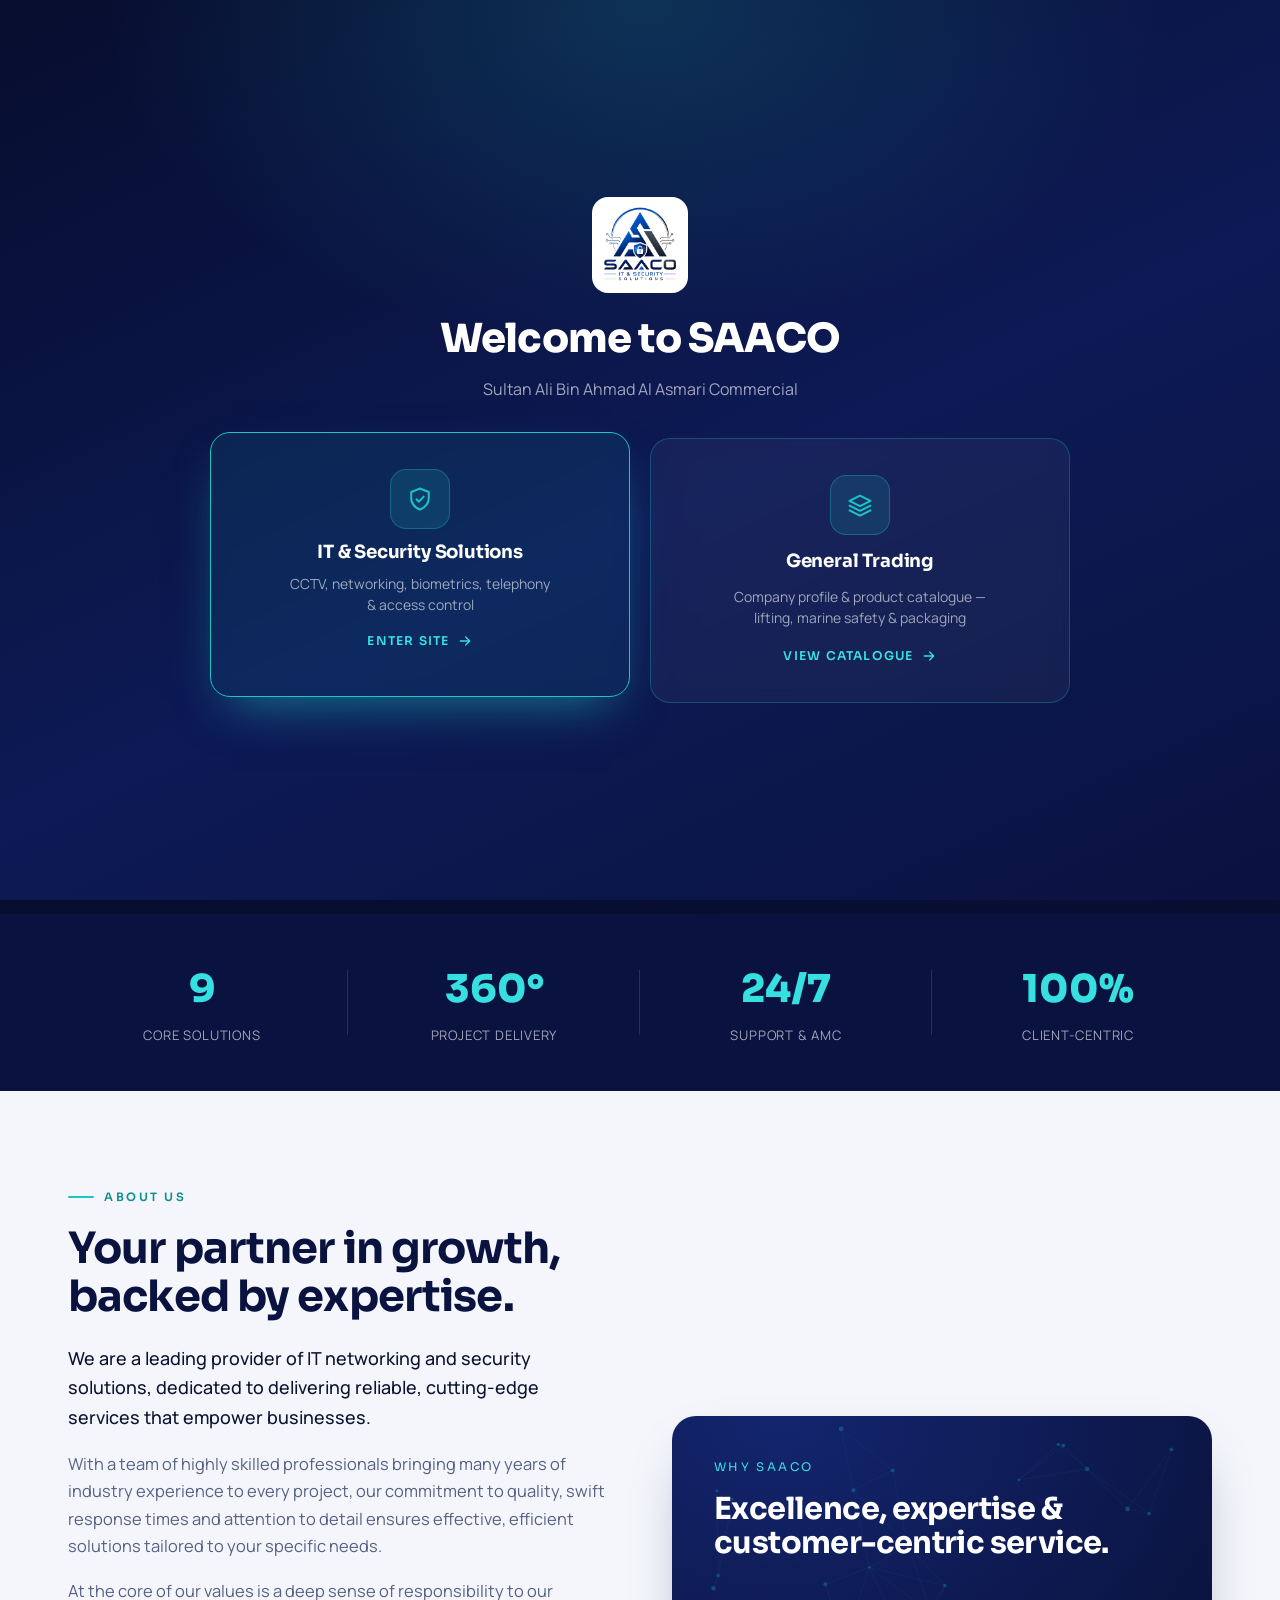
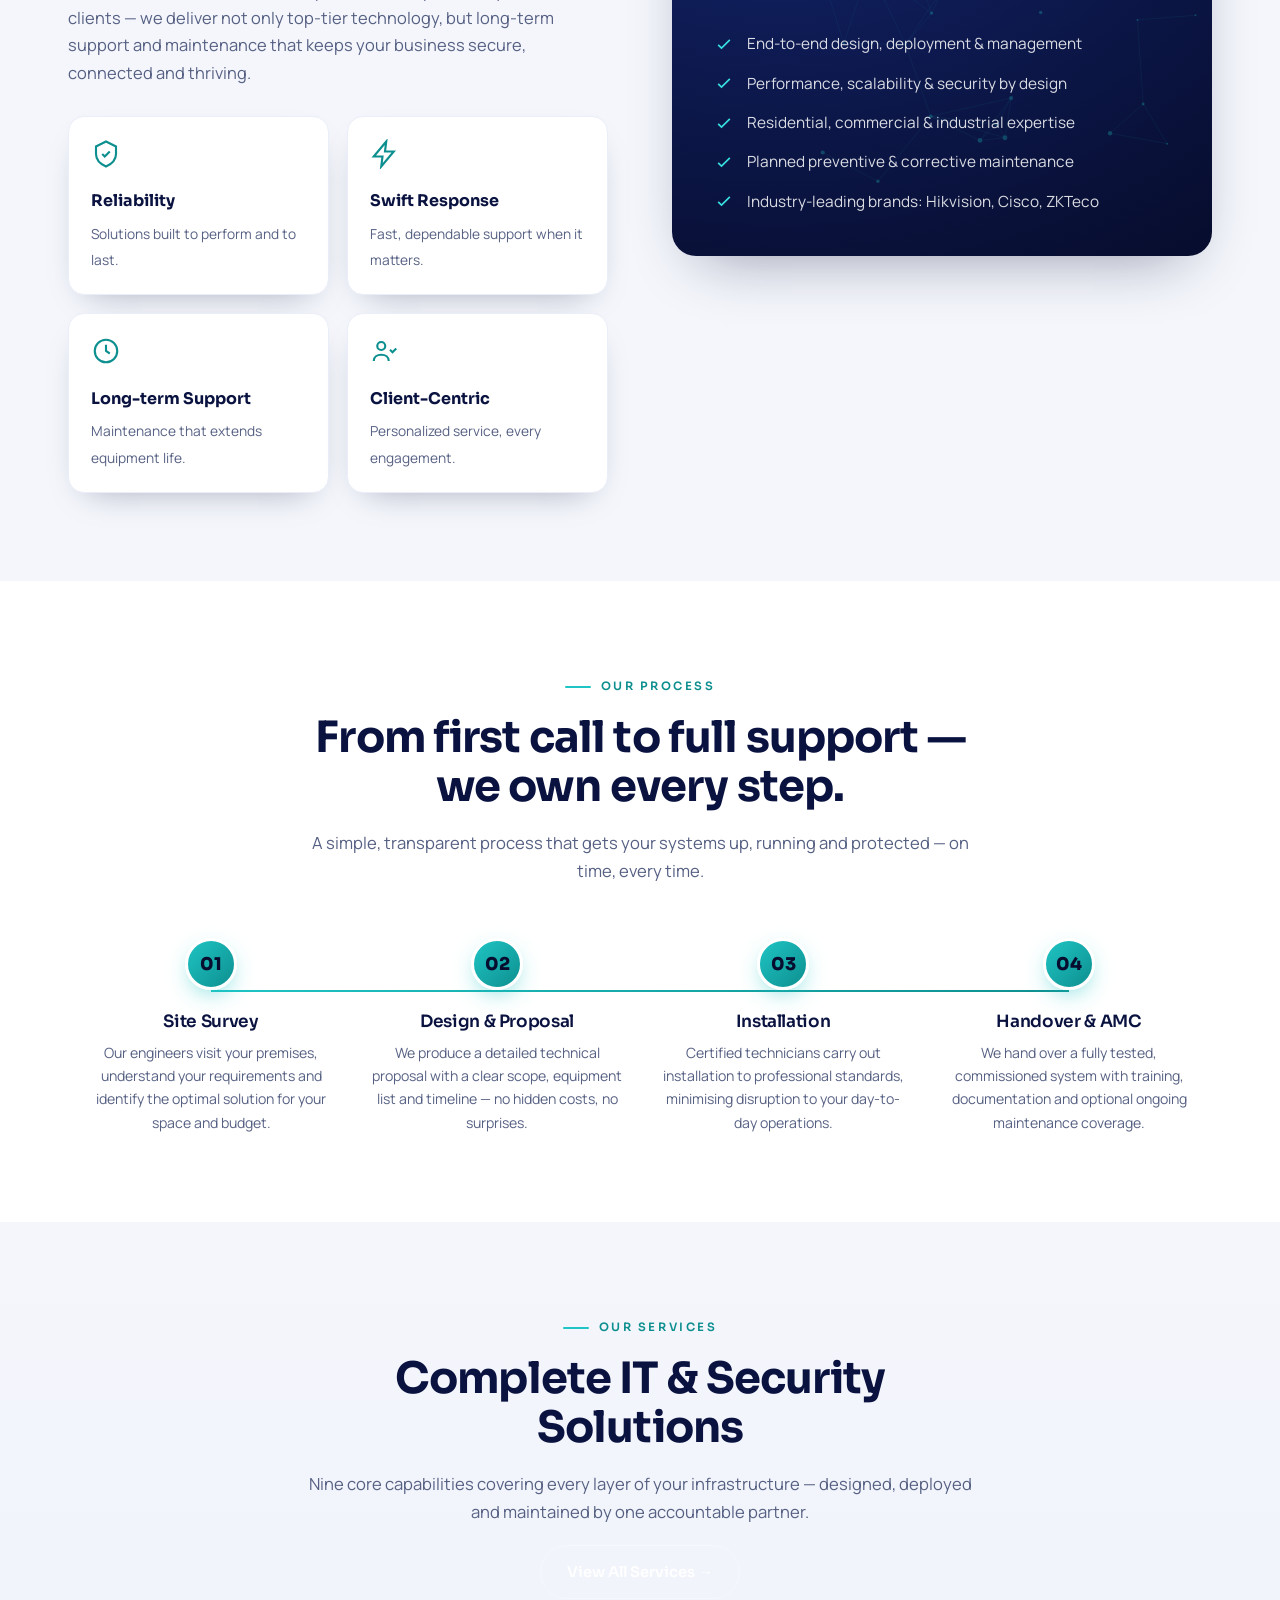
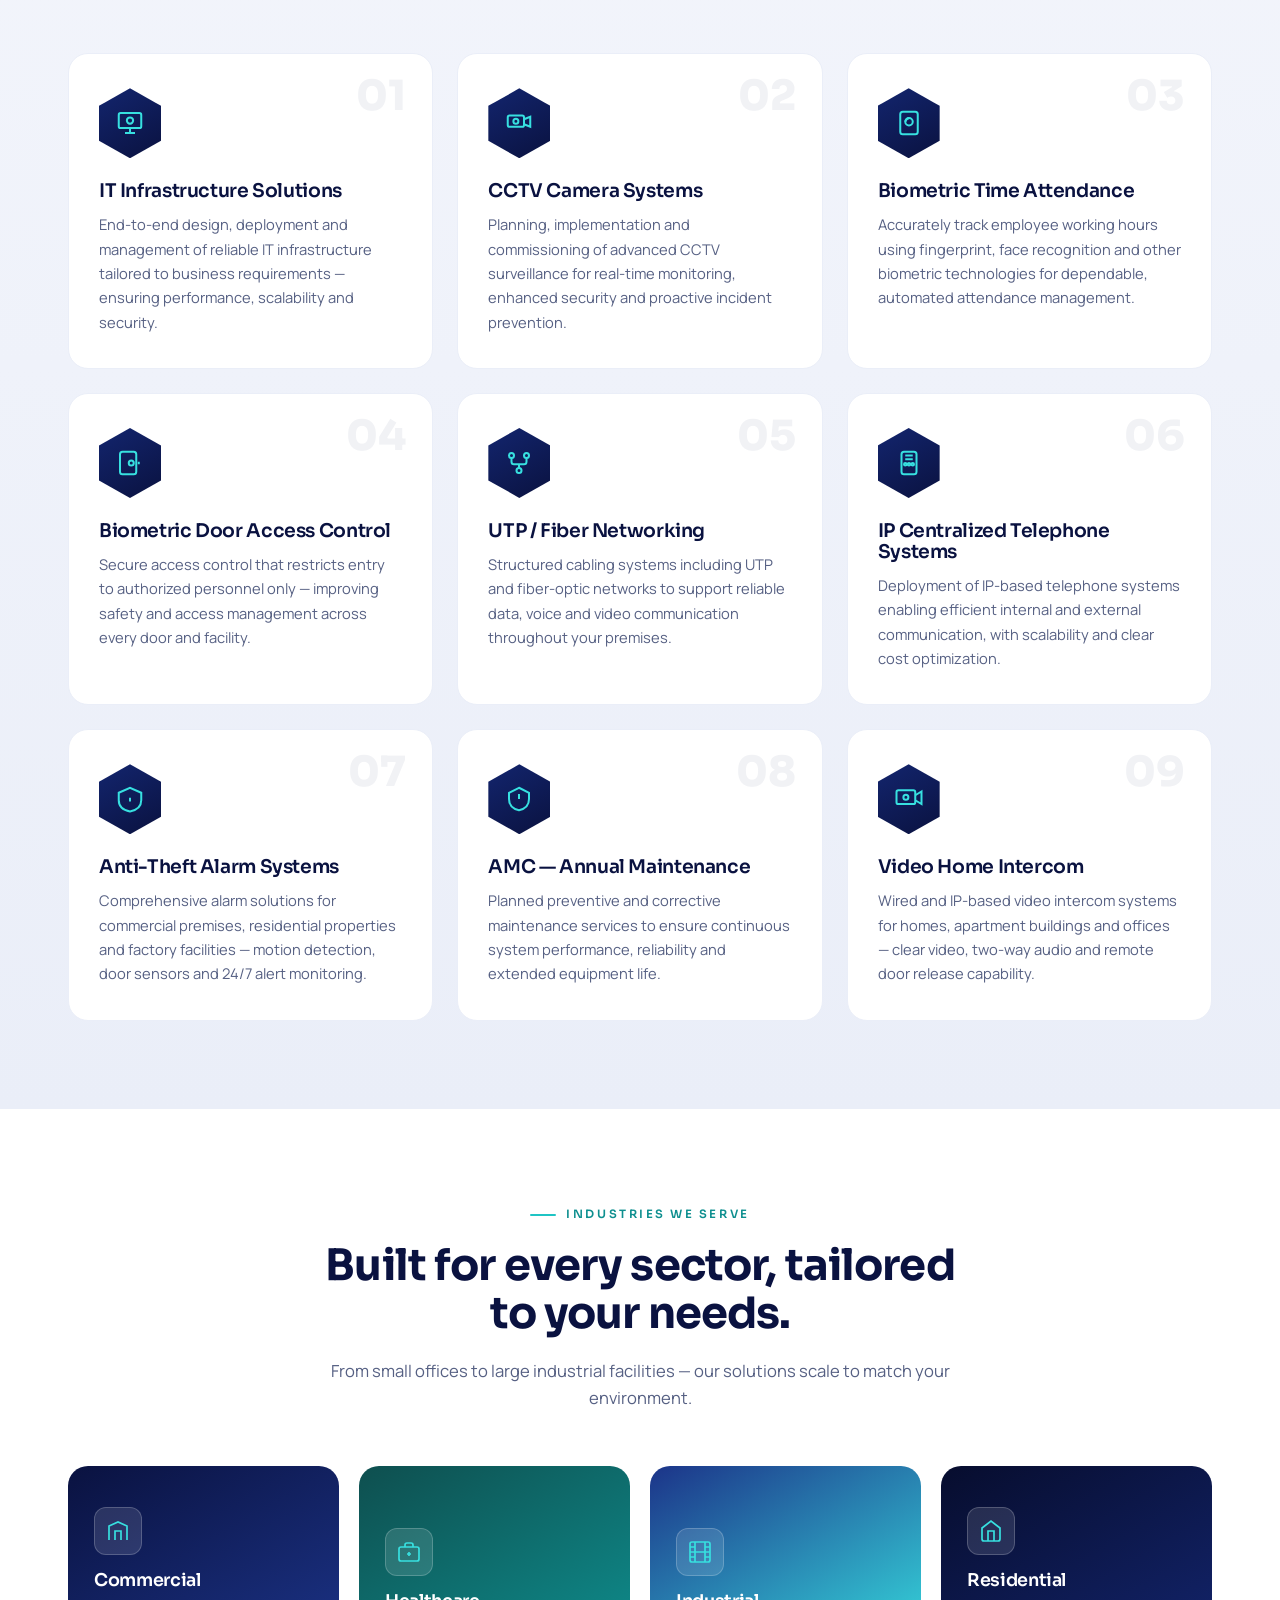
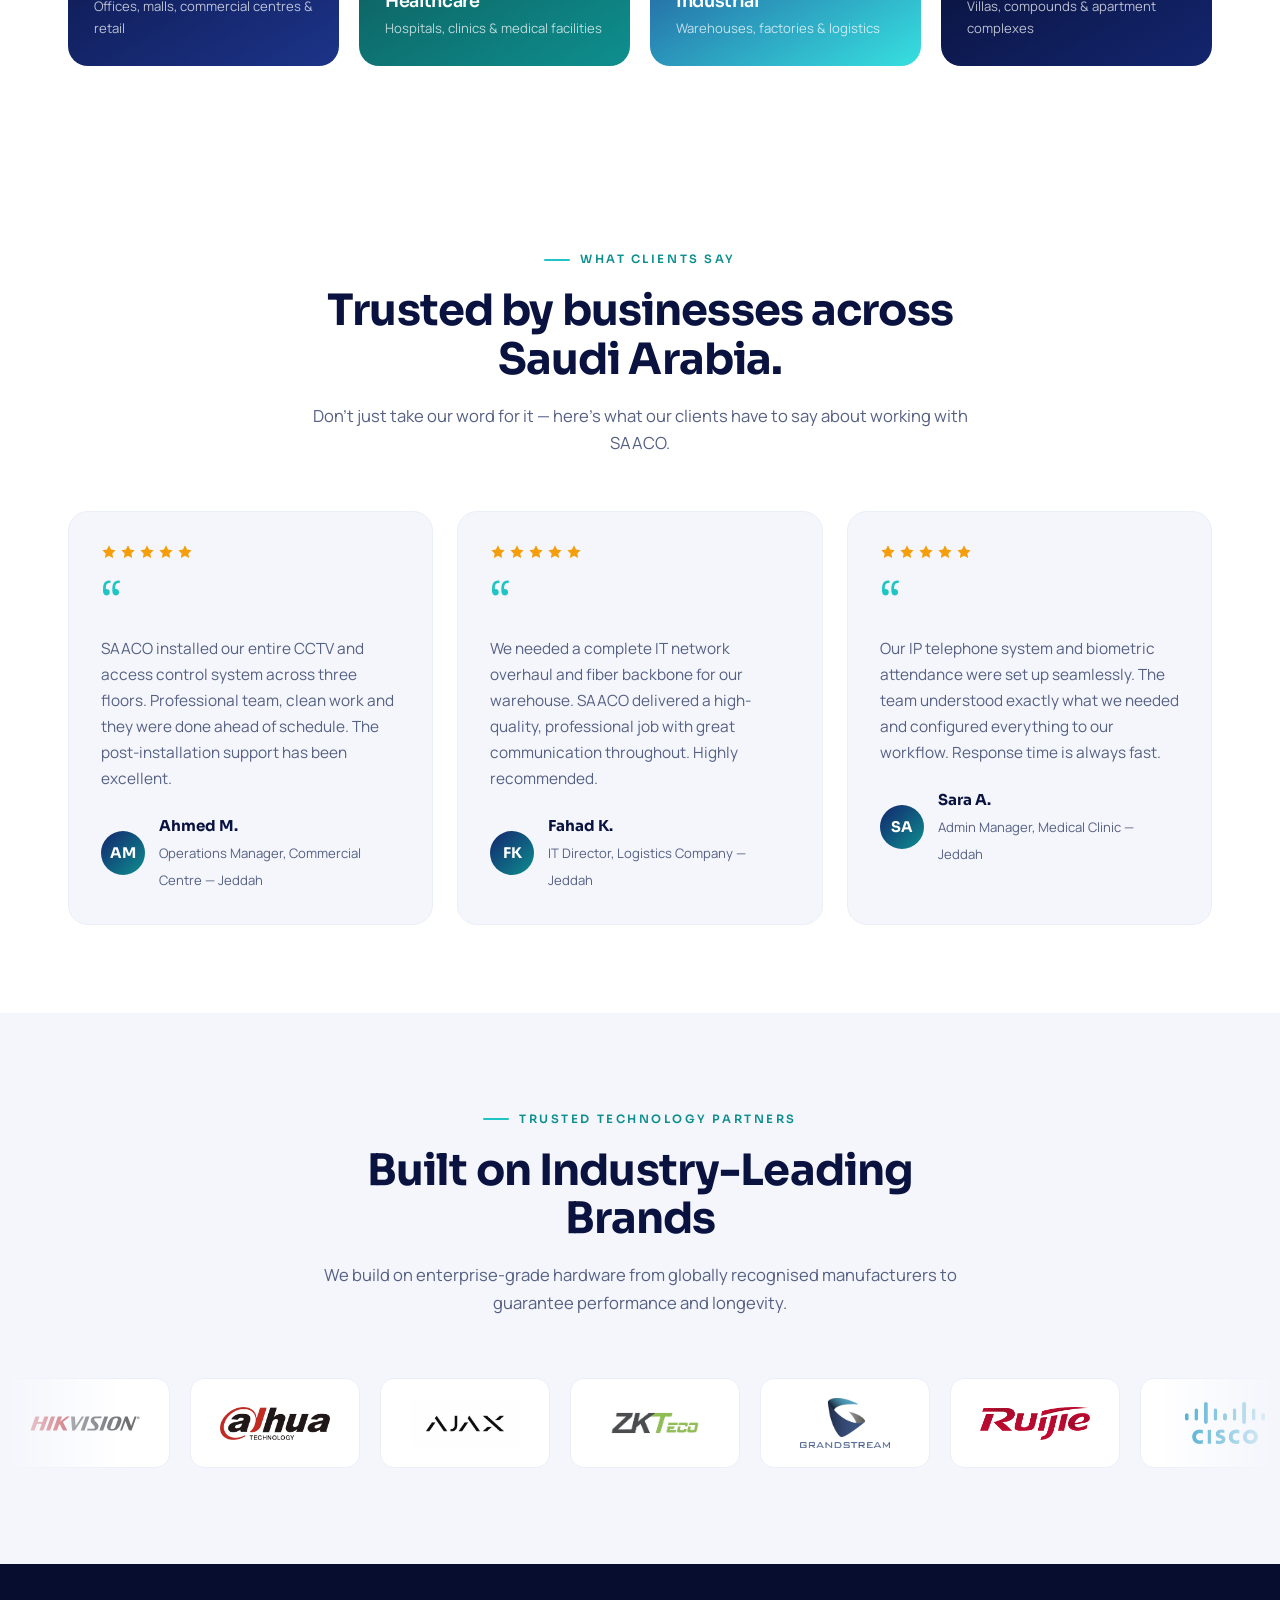
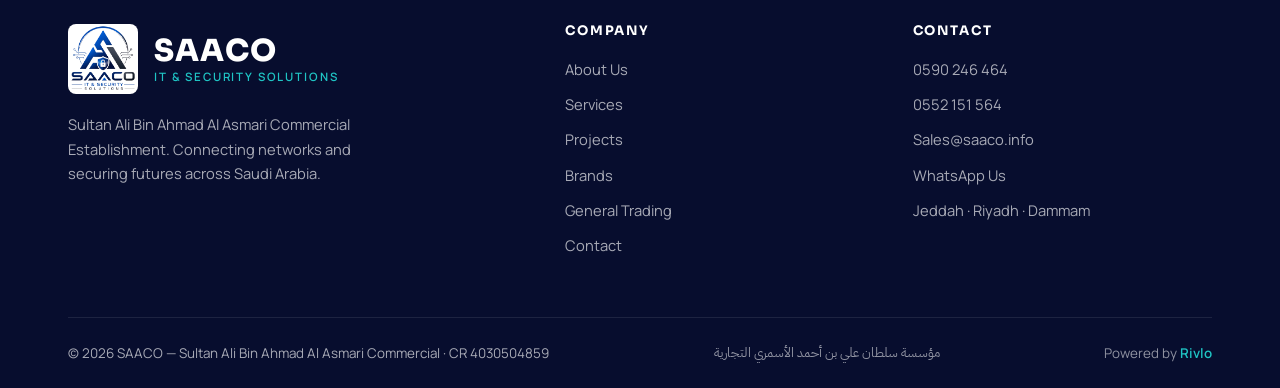
<file: index.html>
<!DOCTYPE html>
<html lang="en">
<head>
<meta charset="UTF-8" />
<meta name="viewport" content="width=device-width, initial-scale=1.0" />
<title>SAACO — IT &amp; Security Solutions | Connecting Networks, Securing Futures</title>
<meta name="description" content="SAACO (Sultan Ali Bin Ahmad Al Asmari Commercial) — leading provider of IT networking and security solutions in Jeddah, Riyadh and Dammam, Saudi Arabia. CCTV, biometrics, networking, telephony and more." />
<link rel="preconnect" href="https://fonts.googleapis.com" />
<link rel="preconnect" href="https://fonts.gstatic.com" crossorigin />
<link href="https://fonts.googleapis.com/css2?family=Sora:wght@400;500;600;700;800&family=Manrope:wght@400;500;600;700&family=IBM+Plex+Sans+Arabic:wght@500;600;700&display=swap" rel="stylesheet" />
<link rel="icon" href="logo.png" type="image/png" />
<link rel="stylesheet" href="css/style.css" />
<script>
// Gate arrivals from outside the site only — navigating home from another
// SAACO page must not ask the visitor to choose a division all over again.
(function() {
  var internal = false;
  try {
    internal = !!document.referrer && new URL(document.referrer).origin === location.origin;
  } catch (e) {}
  if (location.search.indexOf('it=1') !== -1) {
    internal = true;
    if (history.replaceState) history.replaceState(null, '', location.pathname + location.hash);
  }
  if (!internal) document.documentElement.classList.add('gate-on');
})();
</script>
</head>
<body>

<!-- ============ DIVISION GATE ============ -->
<div class="gate" id="divisionGate" role="dialog" aria-modal="true" aria-labelledby="gateTitle">
  <div class="gate-inner">
    <img class="gate-logo" src="logo.png" alt="SAACO" />
    <h1 id="gateTitle">Welcome to SAACO</h1>
    <p class="gate-sub">Sultan Ali Bin Ahmad Al Asmari Commercial</p>
    <div class="gate-cards">
      <button class="gate-card" id="gateIT" type="button">
        <span class="gate-ic"><svg viewBox="0 0 24 24"><path d="M12 3l7.5 3v5.2c0 4.5-3 8.1-7.5 9.8-4.5-1.7-7.5-5.3-7.5-9.8V6L12 3z"/><path d="M9 12.2l2.1 2.1L15.2 10"/></svg></span>
        <b>IT &amp; Security Solutions</b>
        <span class="gate-desc">CCTV, networking, biometrics, telephony &amp; access control</span>
        <span class="gate-go">Enter site<svg viewBox="0 0 24 24"><path d="M5 12h13M13 6l6 6-6 6"/></svg></span>
      </button>
      <a class="gate-card" href="trading.html">
        <span class="gate-ic"><svg viewBox="0 0 24 24"><path d="M3 8.5L12 4l9 4.5-9 4.5-9-4.5z"/><path d="M3 12.6l9 4.5 9-4.5"/><path d="M3 16.6l9 4.5 9-4.5"/></svg></span>
        <b>General Trading</b>
        <span class="gate-desc">Company profile &amp; product catalogue &mdash; lifting, marine safety &amp; packaging</span>
        <span class="gate-go">View catalogue<svg viewBox="0 0 24 24"><path d="M5 12h13M13 6l6 6-6 6"/></svg></span>
      </a>
    </div>
  </div>
</div>

<!-- ============ WHATSAPP FAB ============ -->
<a class="wa-fab" href="https://wa.me/966590246464?text=Hello%2C%20I%20would%20like%20to%20inquire%20about%20SAACO%27s%20IT%20%26%20Security%20services." target="_blank" rel="noopener" aria-label="Chat on WhatsApp">
  <span class="wa-fab-tooltip">Chat on WhatsApp</span>
  <svg viewBox="0 0 24 24" xmlns="http://www.w3.org/2000/svg"><path d="M17.472 14.382c-.297-.149-1.758-.867-2.03-.967-.273-.099-.471-.148-.67.15-.197.297-.767.966-.94 1.164-.173.199-.347.223-.644.075-.297-.15-1.255-.463-2.39-1.475-.883-.788-1.48-1.761-1.653-2.059-.173-.297-.018-.458.13-.606.134-.133.298-.347.446-.52.149-.174.198-.298.298-.497.099-.198.05-.371-.025-.52-.075-.149-.669-1.612-.916-2.207-.242-.579-.487-.5-.669-.51-.173-.008-.371-.01-.57-.01-.198 0-.52.074-.792.372-.272.297-1.04 1.016-1.04 2.479 0 1.462 1.065 2.875 1.213 3.074.149.198 2.096 3.2 5.077 4.487.709.306 1.262.489 1.694.625.712.227 1.36.195 1.871.118.571-.085 1.758-.719 2.006-1.413.248-.694.248-1.289.173-1.413-.074-.124-.272-.198-.57-.347m-5.421 7.403h-.004a9.87 9.87 0 01-5.031-1.378l-.361-.214-3.741.982.998-3.648-.235-.374a9.86 9.86 0 01-1.51-5.26c.001-5.45 4.436-9.884 9.888-9.884 2.64 0 5.122 1.03 6.988 2.898a9.825 9.825 0 012.893 6.994c-.003 5.45-4.437 9.884-9.885 9.884m8.413-18.297A11.815 11.815 0 0012.05 0C5.495 0 .16 5.335.157 11.892c0 2.096.547 4.142 1.588 5.945L.057 24l6.305-1.654a11.882 11.882 0 005.683 1.448h.005c6.554 0 11.89-5.335 11.893-11.893a11.821 11.821 0 00-3.48-8.413z"/></svg>
</a>

<button class="scroll-top" id="scrollTop" aria-label="Back to top">
  <svg viewBox="0 0 24 24"><path d="M18 15l-6-6-6 6"/></svg>
</button>

<div id="topbar-root"></div>
<div id="nav-root"></div>

<!-- ============ HERO ============ -->
<section class="hero" id="top">
  <svg class="hero-net" id="heroNet" preserveAspectRatio="xMidYMid slice"></svg>
  <div class="hero-glow"></div>
  <div class="wrap">
    <div class="hero-copy">
      <div class="hero-badge reveal in"><i></i>Trusted Technology Partner</div>
      <h1 class="reveal in d1">Connecting Networks,<br><span class="teal">Securing Futures.</span></h1>
      <p class="lead reveal in d2">SAACO delivers reliable, end-to-end IT networking and security solutions — from structured cabling and CCTV to biometric access, telephony and complete network security — engineered to keep your business secure, connected and thriving.</p>
      <div class="hero-actions reveal in d3">
        <a href="https://wa.me/966590246464?text=Hello%2C%20I%20would%20like%20to%20get%20a%20quote%20for%20SAACO%27s%20services." target="_blank" rel="noopener" class="btn btn-wa">
          <svg width="18" height="18" viewBox="0 0 24 24" fill="currentColor"><path d="M17.472 14.382c-.297-.149-1.758-.867-2.03-.967-.273-.099-.471-.148-.67.15-.197.297-.767.966-.94 1.164-.173.199-.347.223-.644.075-.297-.15-1.255-.463-2.39-1.475-.883-.788-1.48-1.761-1.653-2.059-.173-.297-.018-.458.13-.606.134-.133.298-.347.446-.52.149-.174.198-.298.298-.497.099-.198.05-.371-.025-.52-.075-.149-.669-1.612-.916-2.207-.242-.579-.487-.5-.669-.51-.173-.008-.371-.01-.57-.01-.198 0-.52.074-.792.372-.272.297-1.04 1.016-1.04 2.479 0 1.462 1.065 2.875 1.213 3.074.149.198 2.096 3.2 5.077 4.487.709.306 1.262.489 1.694.625.712.227 1.36.195 1.871.118.571-.085 1.758-.719 2.006-1.413.248-.694.248-1.289.173-1.413-.074-.124-.272-.198-.57-.347m-5.421 7.403h-.004a9.87 9.87 0 01-5.031-1.378l-.361-.214-3.741.982.998-3.648-.235-.374a9.86 9.86 0 01-1.51-5.26c.001-5.45 4.436-9.884 9.888-9.884 2.64 0 5.122 1.03 6.988 2.898a9.825 9.825 0 012.893 6.994c-.003 5.45-4.437 9.884-9.885 9.884m8.413-18.297A11.815 11.815 0 0012.05 0C5.495 0 .16 5.335.157 11.892c0 2.096.547 4.142 1.588 5.945L.057 24l6.305-1.654a11.882 11.882 0 005.683 1.448h.005c6.554 0 11.89-5.335 11.893-11.893a11.821 11.821 0 00-3.48-8.413z"/></svg>
          WhatsApp Us
        </a>
        <a href="services.html" class="btn btn-ghost">Explore Services</a>
      </div>
      <div class="hero-trust reveal in d4">
        <div class="hero-trust-item"><svg viewBox="0 0 24 24"><path d="M9 12l2 2 4-4"/><path d="M12 2l8 4v5c0 5-3.5 8-8 9-4.5-1-8-4-8-9V6z"/></svg>Licensed CR 4030504859</div>
        <div class="hero-trust-item"><svg viewBox="0 0 24 24"><circle cx="12" cy="12" r="9"/><path d="M12 7v5l3 2"/></svg>Fast Response SLA</div>
        <div class="hero-trust-item"><svg viewBox="0 0 24 24"><path d="M17 21v-2a4 4 0 0 0-4-4H5a4 4 0 0 0-4 4v2"/><circle cx="9" cy="7" r="4"/><path d="M23 21v-2a4 4 0 0 0-3-3.87M16 3.13a4 4 0 0 1 0 7.75"/></svg>Certified Team</div>
      </div>
    </div>
    <div class="hex-cluster reveal in d2">
      <div class="hexes">
        <div class="hex h1"><svg viewBox="0 0 24 24"><path d="M2 8l10-5 10 5-10 5z"/><path d="M2 8v8l10 5 10-5V8"/></svg><span>Networking</span></div>
        <div class="hex h2"><svg viewBox="0 0 24 24"><path d="M3 7l9-4 9 4v6c0 5-4 8-9 9-5-1-9-4-9-9z"/></svg><span>Security</span></div>
        <div class="hex h3"><svg viewBox="0 0 24 24"><rect x="3" y="5" width="18" height="13" rx="2"/><path d="M8 21h8M12 18v3"/><circle cx="12" cy="11" r="3"/></svg><span>CCTV</span></div>
        <div class="hex h4"><svg viewBox="0 0 24 24"><circle cx="12" cy="9" r="4"/><path d="M5 21c0-4 3.5-6 7-6s7 2 7 6"/></svg><span>Biometrics</span></div>
        <div class="hex h5"><svg viewBox="0 0 24 24"><path d="M3 7l9-4 9 4v6c0 5-4 8-9 9-5-1-9-4-9-9z"/><path d="M12 11v3M12 17h.01"/></svg><span>Alarm Systems</span></div>
        <div class="hex h6"><svg viewBox="0 0 24 24"><path d="M22 16.92v3a2 2 0 0 1-2.18 2 19.79 19.79 0 0 1-8.63-3.07A19.5 19.5 0 0 1 4.69 12 19.79 19.79 0 0 1 1.61 3.41 2 2 0 0 1 3.58 1h3a2 2 0 0 1 2 1.72c.13.96.36 1.9.7 2.81a2 2 0 0 1-.45 2.11L7.91 8.5a16 16 0 0 0 6.29 6.29l.96-.96a2 2 0 0 1 2.11-.45c.91.34 1.85.57 2.81.7A2 2 0 0 1 22 16.92z"/></svg><span>IP Telephony</span></div>
        <div class="hex h7"><svg viewBox="0 0 24 24"><circle cx="6" cy="6" r="2"/><circle cx="18" cy="6" r="2"/><circle cx="12" cy="18" r="2"/><path d="M6 8v3a2 2 0 0 0 2 2h8a2 2 0 0 0 2-2V8M12 13v3"/></svg><span>Fiber Cabling</span></div>
        <div class="hex h8"><svg viewBox="0 0 24 24"><rect x="4" y="3" width="13" height="18" rx="2"/><circle cx="13" cy="12" r="2"/><path d="M19 11v2"/></svg><span>Access Control</span></div>
        <div class="hex h9"><svg viewBox="0 0 24 24"><rect x="2" y="5" width="15" height="11" rx="1.5"/><path d="M17 9l5-3v10l-5-3"/><circle cx="9.5" cy="10.5" r="2"/></svg><span>Video Intercom</span></div>
        <div class="hex h10"><svg viewBox="0 0 24 24"><rect x="3" y="4" width="18" height="18" rx="2"/><path d="M16 2v4M8 2v4M3 10h18"/><path d="M8 14h.01M12 14h.01M16 14h.01"/></svg><span>AMC</span></div>
      </div>
    </div>
  </div>
</section>

<!-- ============ STATS ============ -->
<section class="stats">
  <div class="wrap">
    <div class="stat reveal"><b data-target="9">0</b><span>Core Solutions</span></div>
    <div class="stat reveal d1"><b data-target="360" data-suffix="°">0</b><span>Project Delivery</span></div>
    <div class="stat reveal d2"><b>24/7</b><span>Support &amp; AMC</span></div>
    <div class="stat reveal d3"><b data-target="100" data-suffix="%">0</b><span>Client-Centric</span></div>
  </div>
</section>

<!-- ============ ABOUT ============ -->
<section class="sec-pad" id="about">
  <div class="wrap">
    <div class="about-grid">
      <div class="about-copy reveal">
        <div class="eyebrow">About Us</div>
        <h2 style="font-size:clamp(1.9rem,3.6vw,2.7rem);color:var(--navy-800);margin-bottom:22px;">Your partner in growth, backed by expertise.</h2>
        <p class="lead-p">We are a leading provider of IT networking and security solutions, dedicated to delivering reliable, cutting-edge services that empower businesses.</p>
        <p>With a team of highly skilled professionals bringing many years of industry experience to every project, our commitment to quality, swift response times and attention to detail ensures effective, efficient solutions tailored to your specific needs.</p>
        <p>At the core of our values is a deep sense of responsibility to our clients — we deliver not only top-tier technology, but long-term support and maintenance that keeps your business secure, connected and thriving.</p>
        <div class="pillars">
          <div class="pillar reveal d1">
            <svg viewBox="0 0 24 24"><path d="M12 2l8 4v6c0 5-3.5 8-8 10-4.5-2-8-5-8-10V6z"/><path d="M9 12l2 2 4-4"/></svg>
            <b>Reliability</b><span>Solutions built to perform and to last.</span>
          </div>
          <div class="pillar reveal d2">
            <svg viewBox="0 0 24 24"><path d="M13 2L3 14h7l-1 8 10-12h-7z"/></svg>
            <b>Swift Response</b><span>Fast, dependable support when it matters.</span>
          </div>
          <div class="pillar reveal d3">
            <svg viewBox="0 0 24 24"><circle cx="12" cy="12" r="9"/><path d="M12 7v5l3 2"/></svg>
            <b>Long-term Support</b><span>Maintenance that extends equipment life.</span>
          </div>
          <div class="pillar reveal d4">
            <svg viewBox="0 0 24 24"><circle cx="9" cy="8" r="3.2"/><path d="M3 20c0-3.3 2.7-5 6-5s6 1.7 6 5"/><path d="M16 11l2 2 3-3"/></svg>
            <b>Client-Centric</b><span>Personalized service, every engagement.</span>
          </div>
        </div>
      </div>
      <div class="about-visual reveal d2">
        <svg class="net2" preserveAspectRatio="xMidYMid slice"></svg>
        <div class="av-top">
          <div class="mono">Why SAACO</div>
          <h3>Excellence, expertise &amp; customer-centric service.</h3>
        </div>
        <div class="av-list">
          <div><svg viewBox="0 0 24 24" fill="none"><path d="M5 13l4 4L19 7"/></svg>End-to-end design, deployment &amp; management</div>
          <div><svg viewBox="0 0 24 24" fill="none"><path d="M5 13l4 4L19 7"/></svg>Performance, scalability &amp; security by design</div>
          <div><svg viewBox="0 0 24 24" fill="none"><path d="M5 13l4 4L19 7"/></svg>Residential, commercial &amp; industrial expertise</div>
          <div><svg viewBox="0 0 24 24" fill="none"><path d="M5 13l4 4L19 7"/></svg>Planned preventive &amp; corrective maintenance</div>
          <div><svg viewBox="0 0 24 24" fill="none"><path d="M5 13l4 4L19 7"/></svg>Industry-leading brands: Hikvision, Cisco, ZKTeco</div>
        </div>
      </div>
    </div>
  </div>
</section>

<!-- ============ HOW WE WORK ============ -->
<section class="sec-pad process">
  <div class="wrap">
    <div class="sec-head center reveal">
      <div class="eyebrow">Our Process</div>
      <h2>From first call to full support — we own every step.</h2>
      <p>A simple, transparent process that gets your systems up, running and protected — on time, every time.</p>
    </div>
    <div class="process-steps">
      <div class="step reveal">
        <div class="step-num">01</div>
        <h4>Site Survey</h4>
        <p>Our engineers visit your premises, understand your requirements and identify the optimal solution for your space and budget.</p>
      </div>
      <div class="step reveal d1">
        <div class="step-num">02</div>
        <h4>Design &amp; Proposal</h4>
        <p>We produce a detailed technical proposal with a clear scope, equipment list and timeline — no hidden costs, no surprises.</p>
      </div>
      <div class="step reveal d2">
        <div class="step-num">03</div>
        <h4>Installation</h4>
        <p>Certified technicians carry out installation to professional standards, minimising disruption to your day-to-day operations.</p>
      </div>
      <div class="step reveal d3">
        <div class="step-num">04</div>
        <h4>Handover &amp; AMC</h4>
        <p>We hand over a fully tested, commissioned system with training, documentation and optional ongoing maintenance coverage.</p>
      </div>
    </div>
  </div>
</section>

<!-- ============ SERVICES ============ -->
<section class="sec-pad services" id="services">
  <div class="wrap">
    <div class="sec-head center reveal">
      <div class="eyebrow">Our Services</div>
      <h2>Complete IT &amp; Security Solutions</h2>
      <p>Nine core capabilities covering every layer of your infrastructure — designed, deployed and maintained by one accountable partner.</p>
      <a href="services.html" class="btn btn-ghost" style="margin-top:20px;">View All Services &rarr;</a>
    </div>
    <div class="svc-grid">
      <div class="svc reveal">
        <span class="svc-num">01</span>
        <div class="svc-ic"><svg viewBox="0 0 24 24"><rect x="3" y="4" width="18" height="12" rx="1.5"/><path d="M8 20h8M12 16v4"/><circle cx="12" cy="10" r="2.5"/></svg></div>
        <h3>IT Infrastructure Solutions</h3>
        <p>End-to-end design, deployment and management of reliable IT infrastructure tailored to business requirements — ensuring performance, scalability and security.</p>
      </div>
      <div class="svc reveal d1">
        <span class="svc-num">02</span>
        <div class="svc-ic"><svg viewBox="0 0 24 24"><rect x="3" y="6" width="13" height="9" rx="1.5"/><path d="M16 9l5-2v8l-5-2"/><circle cx="9.5" cy="10.5" r="2"/></svg></div>
        <h3>CCTV Camera Systems</h3>
        <p>Planning, implementation and commissioning of advanced CCTV surveillance for real-time monitoring, enhanced security and proactive incident prevention.</p>
      </div>
      <div class="svc reveal d2">
        <span class="svc-num">03</span>
        <div class="svc-ic"><svg viewBox="0 0 24 24"><rect x="5" y="3" width="14" height="18" rx="2"/><circle cx="12" cy="11" r="3"/><path d="M9 11c.6-1.8 1.5-2.8 3-2.8"/></svg></div>
        <h3>Biometric Time Attendance</h3>
        <p>Accurately track employee working hours using fingerprint, face recognition and other biometric technologies for dependable, automated attendance management.</p>
      </div>
      <div class="svc reveal">
        <span class="svc-num">04</span>
        <div class="svc-ic"><svg viewBox="0 0 24 24"><rect x="4" y="3" width="13" height="18" rx="2"/><circle cx="13" cy="12" r="2"/><path d="M19 11v2"/></svg></div>
        <h3>Biometric Door Access Control</h3>
        <p>Secure access control that restricts entry to authorized personnel only — improving safety and access management across every door and facility.</p>
      </div>
      <div class="svc reveal d1">
        <span class="svc-num">05</span>
        <div class="svc-ic"><svg viewBox="0 0 24 24"><circle cx="6" cy="6" r="2"/><circle cx="18" cy="6" r="2"/><circle cx="12" cy="18" r="2"/><path d="M6 8v3a2 2 0 0 0 2 2h8a2 2 0 0 0 2-2V8M12 13v3"/></svg></div>
        <h3>UTP / Fiber Networking</h3>
        <p>Structured cabling systems including UTP and fiber-optic networks to support reliable data, voice and video communication throughout your premises.</p>
      </div>
      <div class="svc reveal d2">
        <span class="svc-num">06</span>
        <div class="svc-ic"><svg viewBox="0 0 24 24"><rect x="6" y="3" width="12" height="18" rx="2"/><path d="M9 6h6M9 9h6"/><circle cx="9" cy="13" r="1"/><circle cx="12" cy="13" r="1"/><circle cx="15" cy="13" r="1"/></svg></div>
        <h3>IP Centralized Telephone Systems</h3>
        <p>Deployment of IP-based telephone systems enabling efficient internal and external communication, with scalability and clear cost optimization.</p>
      </div>
      <div class="svc reveal">
        <span class="svc-num">07</span>
        <div class="svc-ic"><svg viewBox="0 0 24 24"><path d="M3 7l9-4 9 4v6c0 5-4 8-9 9-5-1-9-4-9-9z"/><path d="M12 11v3M12 16.5h.01"/></svg></div>
        <h3>Anti-Theft Alarm Systems</h3>
        <p>Comprehensive alarm solutions for commercial premises, residential properties and factory facilities — motion detection, door sensors and 24/7 alert monitoring.</p>
      </div>
      <div class="svc reveal d1">
        <span class="svc-num">08</span>
        <div class="svc-ic"><svg viewBox="0 0 24 24"><path d="M12 3l8 4v5c0 5-3.5 8-8 9-4.5-1-8-4-8-9V7z"/><path d="M12 8v4M12 15h.01"/></svg></div>
        <h3>AMC — Annual Maintenance</h3>
        <p>Planned preventive and corrective maintenance services to ensure continuous system performance, reliability and extended equipment life.</p>
      </div>
      <div class="svc reveal d2">
        <span class="svc-num">09</span>
        <div class="svc-ic"><svg viewBox="0 0 24 24"><rect x="2" y="5" width="15" height="11" rx="1.5"/><path d="M17 9l5-3v10l-5-3"/><circle cx="9.5" cy="10.5" r="2"/></svg></div>
        <h3>Video Home Intercom</h3>
        <p>Wired and IP-based video intercom systems for homes, apartment buildings and offices — clear video, two-way audio and remote door release capability.</p>
      </div>
    </div>
  </div>
</section>

<!-- ============ INDUSTRIES ============ -->
<section class="sec-pad industries">
  <div class="wrap">
    <div class="sec-head center reveal">
      <div class="eyebrow">Industries We Serve</div>
      <h2>Built for every sector, tailored to your needs.</h2>
      <p>From small offices to large industrial facilities — our solutions scale to match your environment.</p>
    </div>
    <div class="ind-grid">
      <div class="ind reveal">
        <div class="ind-bg"></div>
        <div class="ind-content">
          <div class="ind-ic"><svg viewBox="0 0 24 24"><path d="M3 21V7l9-4 9 4v14"/><path d="M9 21V12h6v9"/></svg></div>
          <h4>Commercial</h4>
          <p>Offices, malls, commercial centres &amp; retail</p>
        </div>
      </div>
      <div class="ind reveal d1">
        <div class="ind-bg"></div>
        <div class="ind-content">
          <div class="ind-ic"><svg viewBox="0 0 24 24"><rect x="2" y="7" width="20" height="14" rx="2"/><path d="M16 7V5a2 2 0 0 0-2-2h-4a2 2 0 0 0-2 2v2"/><line x1="12" y1="12" x2="12" y2="16"/><line x1="10" y1="14" x2="14" y2="14"/></svg></div>
          <h4>Healthcare</h4>
          <p>Hospitals, clinics &amp; medical facilities</p>
        </div>
      </div>
      <div class="ind reveal d2">
        <div class="ind-bg"></div>
        <div class="ind-content">
          <div class="ind-ic"><svg viewBox="0 0 24 24"><rect x="2" y="2" width="20" height="20" rx="2"/><path d="M7 2v20M17 2v20M2 12h20M2 7h5M2 17h5M17 17h5M17 7h5"/></svg></div>
          <h4>Industrial</h4>
          <p>Warehouses, factories &amp; logistics</p>
        </div>
      </div>
      <div class="ind reveal d3">
        <div class="ind-bg"></div>
        <div class="ind-content">
          <div class="ind-ic"><svg viewBox="0 0 24 24"><path d="M3 9l9-7 9 7v11a2 2 0 0 1-2 2H5a2 2 0 0 1-2-2z"/><polyline points="9 22 9 12 15 12 15 22"/></svg></div>
          <h4>Residential</h4>
          <p>Villas, compounds &amp; apartment complexes</p>
        </div>
      </div>
    </div>
  </div>
</section>

<!-- ============ TESTIMONIALS ============ -->
<section class="sec-pad testimonials">
  <div class="wrap">
    <div class="sec-head center reveal">
      <div class="eyebrow">What Clients Say</div>
      <h2>Trusted by businesses across Saudi Arabia.</h2>
      <p>Don't just take our word for it — here's what our clients have to say about working with SAACO.</p>
    </div>
    <div class="testi-grid">
      <div class="tcard reveal">
        <div class="tcard-stars">
          <svg viewBox="0 0 24 24"><path d="M12 2l3.09 6.26L22 9.27l-5 4.87 1.18 6.88L12 17.77l-6.18 3.25L7 14.14 2 9.27l6.91-1.01L12 2z"/></svg>
          <svg viewBox="0 0 24 24"><path d="M12 2l3.09 6.26L22 9.27l-5 4.87 1.18 6.88L12 17.77l-6.18 3.25L7 14.14 2 9.27l6.91-1.01L12 2z"/></svg>
          <svg viewBox="0 0 24 24"><path d="M12 2l3.09 6.26L22 9.27l-5 4.87 1.18 6.88L12 17.77l-6.18 3.25L7 14.14 2 9.27l6.91-1.01L12 2z"/></svg>
          <svg viewBox="0 0 24 24"><path d="M12 2l3.09 6.26L22 9.27l-5 4.87 1.18 6.88L12 17.77l-6.18 3.25L7 14.14 2 9.27l6.91-1.01L12 2z"/></svg>
          <svg viewBox="0 0 24 24"><path d="M12 2l3.09 6.26L22 9.27l-5 4.87 1.18 6.88L12 17.77l-6.18 3.25L7 14.14 2 9.27l6.91-1.01L12 2z"/></svg>
        </div>
        <div class="tcard-quote">&ldquo;</div>
        <p>SAACO installed our entire CCTV and access control system across three floors. Professional team, clean work and they were done ahead of schedule. The post-installation support has been excellent.</p>
        <div class="tcard-author">
          <div class="tcard-av">AM</div>
          <div class="tcard-info"><b>Ahmed M.</b><span>Operations Manager, Commercial Centre — Jeddah</span></div>
        </div>
      </div>
      <div class="tcard reveal d1">
        <div class="tcard-stars">
          <svg viewBox="0 0 24 24"><path d="M12 2l3.09 6.26L22 9.27l-5 4.87 1.18 6.88L12 17.77l-6.18 3.25L7 14.14 2 9.27l6.91-1.01L12 2z"/></svg>
          <svg viewBox="0 0 24 24"><path d="M12 2l3.09 6.26L22 9.27l-5 4.87 1.18 6.88L12 17.77l-6.18 3.25L7 14.14 2 9.27l6.91-1.01L12 2z"/></svg>
          <svg viewBox="0 0 24 24"><path d="M12 2l3.09 6.26L22 9.27l-5 4.87 1.18 6.88L12 17.77l-6.18 3.25L7 14.14 2 9.27l6.91-1.01L12 2z"/></svg>
          <svg viewBox="0 0 24 24"><path d="M12 2l3.09 6.26L22 9.27l-5 4.87 1.18 6.88L12 17.77l-6.18 3.25L7 14.14 2 9.27l6.91-1.01L12 2z"/></svg>
          <svg viewBox="0 0 24 24"><path d="M12 2l3.09 6.26L22 9.27l-5 4.87 1.18 6.88L12 17.77l-6.18 3.25L7 14.14 2 9.27l6.91-1.01L12 2z"/></svg>
        </div>
        <div class="tcard-quote">&ldquo;</div>
        <p>We needed a complete IT network overhaul and fiber backbone for our warehouse. SAACO delivered a high-quality, professional job with great communication throughout. Highly recommended.</p>
        <div class="tcard-author">
          <div class="tcard-av">FK</div>
          <div class="tcard-info"><b>Fahad K.</b><span>IT Director, Logistics Company — Jeddah</span></div>
        </div>
      </div>
      <div class="tcard reveal d2">
        <div class="tcard-stars">
          <svg viewBox="0 0 24 24"><path d="M12 2l3.09 6.26L22 9.27l-5 4.87 1.18 6.88L12 17.77l-6.18 3.25L7 14.14 2 9.27l6.91-1.01L12 2z"/></svg>
          <svg viewBox="0 0 24 24"><path d="M12 2l3.09 6.26L22 9.27l-5 4.87 1.18 6.88L12 17.77l-6.18 3.25L7 14.14 2 9.27l6.91-1.01L12 2z"/></svg>
          <svg viewBox="0 0 24 24"><path d="M12 2l3.09 6.26L22 9.27l-5 4.87 1.18 6.88L12 17.77l-6.18 3.25L7 14.14 2 9.27l6.91-1.01L12 2z"/></svg>
          <svg viewBox="0 0 24 24"><path d="M12 2l3.09 6.26L22 9.27l-5 4.87 1.18 6.88L12 17.77l-6.18 3.25L7 14.14 2 9.27l6.91-1.01L12 2z"/></svg>
          <svg viewBox="0 0 24 24"><path d="M12 2l3.09 6.26L22 9.27l-5 4.87 1.18 6.88L12 17.77l-6.18 3.25L7 14.14 2 9.27l6.91-1.01L12 2z"/></svg>
        </div>
        <div class="tcard-quote">&ldquo;</div>
        <p>Our IP telephone system and biometric attendance were set up seamlessly. The team understood exactly what we needed and configured everything to our workflow. Response time is always fast.</p>
        <div class="tcard-author">
          <div class="tcard-av">SA</div>
          <div class="tcard-info"><b>Sara A.</b><span>Admin Manager, Medical Clinic — Jeddah</span></div>
        </div>
      </div>
    </div>
  </div>
</section>

<!-- ============ BRANDS TICKER ============ -->
<section class="sec-pad brands-ticker-sec">
  <div class="wrap">
    <div class="sec-head center reveal">
      <div class="eyebrow">Trusted Technology Partners</div>
      <h2>Built on Industry-Leading Brands</h2>
      <p>We build on enterprise-grade hardware from globally recognised manufacturers to guarantee performance and longevity.</p>
    </div>
  </div>
  <div class="ticker-outer">
    <div class="ticker-track">
      <div class="ticker-item"><img src="img/brands/Hikvision_logo.svg" alt="Hikvision" /></div>
      <div class="ticker-item"><img src="img/brands/dahua_logo.png" alt="Dahua" /></div>
      <div class="ticker-item"><img src="img/brands/ajax_logo.png" alt="AJAX" /></div>
      <div class="ticker-item"><img src="img/brands/zkteco_logo.png" alt="ZKTeco" /></div>
      <div class="ticker-item"><img src="img/brands/grandstream-seeklogo.png" alt="Grandstream" /></div>
      <div class="ticker-item"><img src="img/brands/ruijie_logo.png" alt="Ruijie" /></div>
      <div class="ticker-item"><img src="img/brands/cisco_logo.png" alt="Cisco" /></div>
      <div class="ticker-item"><img src="img/brands/belden_logo.png" alt="Belden" /></div>
      <div class="ticker-item"><img src="img/brands/D-Link_wordmark.svg" alt="D-Link" /></div>
      <div class="ticker-item"><img src="img/brands/Suprema_main_logo.png" alt="Suprema" /></div>
      <div class="ticker-item"><img src="img/brands/aruba_logo.png" alt="Aruba" /></div>
      <div class="ticker-item"><img src="img/brands/ezviz_logo.png" alt="EZVIZ" /></div>
      <div class="ticker-item"><img src="img/brands/Hikvision_logo.svg" alt="Hikvision" /></div>
      <div class="ticker-item"><img src="img/brands/dahua_logo.png" alt="Dahua" /></div>
      <div class="ticker-item"><img src="img/brands/ajax_logo.png" alt="AJAX" /></div>
      <div class="ticker-item"><img src="img/brands/zkteco_logo.png" alt="ZKTeco" /></div>
      <div class="ticker-item"><img src="img/brands/grandstream-seeklogo.png" alt="Grandstream" /></div>
      <div class="ticker-item"><img src="img/brands/ruijie_logo.png" alt="Ruijie" /></div>
      <div class="ticker-item"><img src="img/brands/cisco_logo.png" alt="Cisco" /></div>
      <div class="ticker-item"><img src="img/brands/belden_logo.png" alt="Belden" /></div>
      <div class="ticker-item"><img src="img/brands/D-Link_wordmark.svg" alt="D-Link" /></div>
      <div class="ticker-item"><img src="img/brands/Suprema_main_logo.png" alt="Suprema" /></div>
      <div class="ticker-item"><img src="img/brands/aruba_logo.png" alt="Aruba" /></div>
      <div class="ticker-item"><img src="img/brands/ezviz_logo.png" alt="EZVIZ" /></div>
    </div>
  </div>
</section>

<div id="footer-root"></div>
<script src="js/shared.js"></script>
<script src="js/main.js"></script>
</body>
</html>
</file>
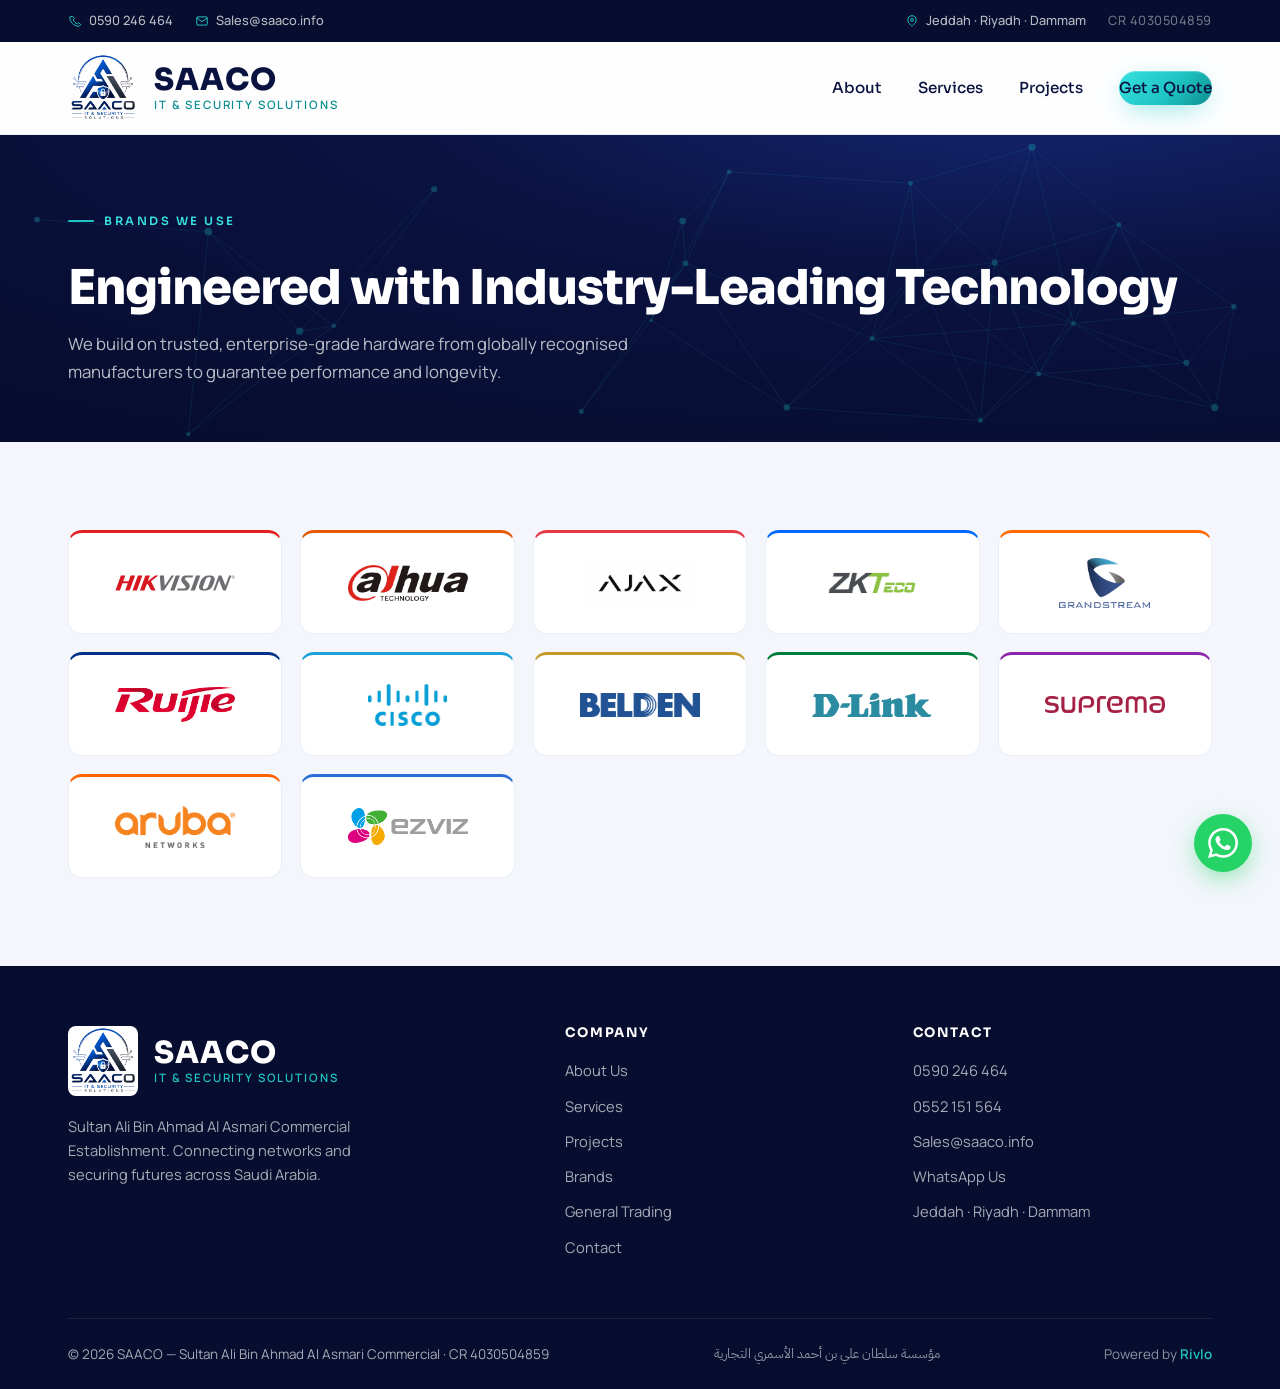
<file: brands.html>
<!DOCTYPE html>
<html lang="en">
<head>
<meta charset="UTF-8" />
<meta name="viewport" content="width=device-width, initial-scale=1.0" />
<title>Brands — SAACO IT &amp; Security Solutions | Jeddah</title>
<meta name="description" content="SAACO builds on trusted enterprise-grade hardware from globally recognised manufacturers — Hikvision, Dahua, AJAX, ZKTeco, Grandstream, Ruijie, Cisco, Belden, D-Link and Suprema." />
<link rel="preconnect" href="https://fonts.googleapis.com" />
<link rel="preconnect" href="https://fonts.gstatic.com" crossorigin />
<link href="https://fonts.googleapis.com/css2?family=Sora:wght@400;500;600;700;800&family=Manrope:wght@400;500;600;700&family=IBM+Plex+Sans+Arabic:wght@500;600;700&display=swap" rel="stylesheet" />
<link rel="icon" href="logo.png" type="image/png" />
<link rel="stylesheet" href="css/style.css" />
</head>
<body>

<!-- ============ WHATSAPP FAB ============ -->
<a class="wa-fab" href="https://wa.me/966590246464?text=Hello%2C%20I%20would%20like%20to%20inquire%20about%20SAACO%27s%20IT%20%26%20Security%20services." target="_blank" rel="noopener" aria-label="Chat on WhatsApp">
  <span class="wa-fab-tooltip">Chat on WhatsApp</span>
  <svg viewBox="0 0 24 24" xmlns="http://www.w3.org/2000/svg"><path d="M17.472 14.382c-.297-.149-1.758-.867-2.03-.967-.273-.099-.471-.148-.67.15-.197.297-.767.966-.94 1.164-.173.199-.347.223-.644.075-.297-.15-1.255-.463-2.39-1.475-.883-.788-1.48-1.761-1.653-2.059-.173-.297-.018-.458.13-.606.134-.133.298-.347.446-.52.149-.174.198-.298.298-.497.099-.198.05-.371-.025-.52-.075-.149-.669-1.612-.916-2.207-.242-.579-.487-.5-.669-.51-.173-.008-.371-.01-.57-.01-.198 0-.52.074-.792.372-.272.297-1.04 1.016-1.04 2.479 0 1.462 1.065 2.875 1.213 3.074.149.198 2.096 3.2 5.077 4.487.709.306 1.262.489 1.694.625.712.227 1.36.195 1.871.118.571-.085 1.758-.719 2.006-1.413.248-.694.248-1.289.173-1.413-.074-.124-.272-.198-.57-.347m-5.421 7.403h-.004a9.87 9.87 0 01-5.031-1.378l-.361-.214-3.741.982.998-3.648-.235-.374a9.86 9.86 0 01-1.51-5.26c.001-5.45 4.436-9.884 9.888-9.884 2.64 0 5.122 1.03 6.988 2.898a9.825 9.825 0 012.893 6.994c-.003 5.45-4.437 9.884-9.885 9.884m8.413-18.297A11.815 11.815 0 0012.05 0C5.495 0 .16 5.335.157 11.892c0 2.096.547 4.142 1.588 5.945L.057 24l6.305-1.654a11.882 11.882 0 005.683 1.448h.005c6.554 0 11.89-5.335 11.893-11.893a11.821 11.821 0 00-3.48-8.413z"/></svg>
</a>

<button class="scroll-top" id="scrollTop" aria-label="Back to top">
  <svg viewBox="0 0 24 24"><path d="M18 15l-6-6-6 6"/></svg>
</button>

<div id="topbar-root"></div>
<div id="nav-root"></div>

<!-- ============ PAGE BANNER ============ -->
<section class="page-banner">
  <svg class="page-net" id="pageNet" preserveAspectRatio="xMidYMid slice"></svg>
  <div class="wrap">
    <div class="eyebrow">Brands We Use</div>
    <h1>Engineered with Industry-Leading Technology</h1>
    <p>We build on trusted, enterprise-grade hardware from globally recognised manufacturers to guarantee performance and longevity.</p>
  </div>
</section>

<!-- ============ BRANDS ============ -->
<section class="sec-pad brands" id="brands" style="background:var(--mist);">
  <div class="wrap">
    <div class="brand-grid">
      <div class="brand-cell reveal" style="border-top:3px solid #e02020;"><img src="img/brands/Hikvision_logo.svg" alt="Hikvision" class="brand-logo" /></div>
      <div class="brand-cell reveal d1" style="border-top:3px solid #e55a00;"><img src="img/brands/dahua_logo.png" alt="Dahua" class="brand-logo" /></div>
      <div class="brand-cell reveal d2" style="border-top:3px solid #e63946;"><img src="img/brands/ajax_logo.png" alt="AJAX" class="brand-logo" /></div>
      <div class="brand-cell reveal d3" style="border-top:3px solid #006aff;"><img src="img/brands/zkteco_logo.png" alt="ZKTeco" class="brand-logo" /></div>
      <div class="brand-cell reveal d4" style="border-top:3px solid #ff6b00;"><img src="img/brands/grandstream-seeklogo.png" alt="Grandstream" class="brand-logo" /></div>
      <div class="brand-cell reveal" style="border-top:3px solid #003087;"><img src="img/brands/ruijie_logo.png" alt="Ruijie" class="brand-logo" /></div>
      <div class="brand-cell reveal d1" style="border-top:3px solid #1ba0d7;"><img src="img/brands/cisco_logo.png" alt="Cisco" class="brand-logo" /></div>
      <div class="brand-cell reveal d2" style="border-top:3px solid #c49a2a;"><img src="img/brands/belden_logo.png" alt="Belden" class="brand-logo" /></div>
      <div class="brand-cell reveal d3" style="border-top:3px solid #007d3c;"><img src="img/brands/D-Link_wordmark.svg" alt="D-Link" class="brand-logo" /></div>
      <div class="brand-cell reveal d4" style="border-top:3px solid #8e24aa;"><img src="img/brands/Suprema_main_logo.png" alt="Suprema" class="brand-logo" /></div>
      <div class="brand-cell reveal" style="border-top:3px solid #ff6300;"><img src="img/brands/aruba_logo.png" alt="Aruba" class="brand-logo" /></div>
      <div class="brand-cell reveal d1" style="border-top:3px solid #2c6dd5;"><img src="img/brands/ezviz_logo.png" alt="EZVIZ" class="brand-logo" /></div>
    </div>
  </div>
</section>

<div id="footer-root"></div>
<script src="js/shared.js"></script>
<script src="js/main.js"></script>
</body>
</html>
</file>
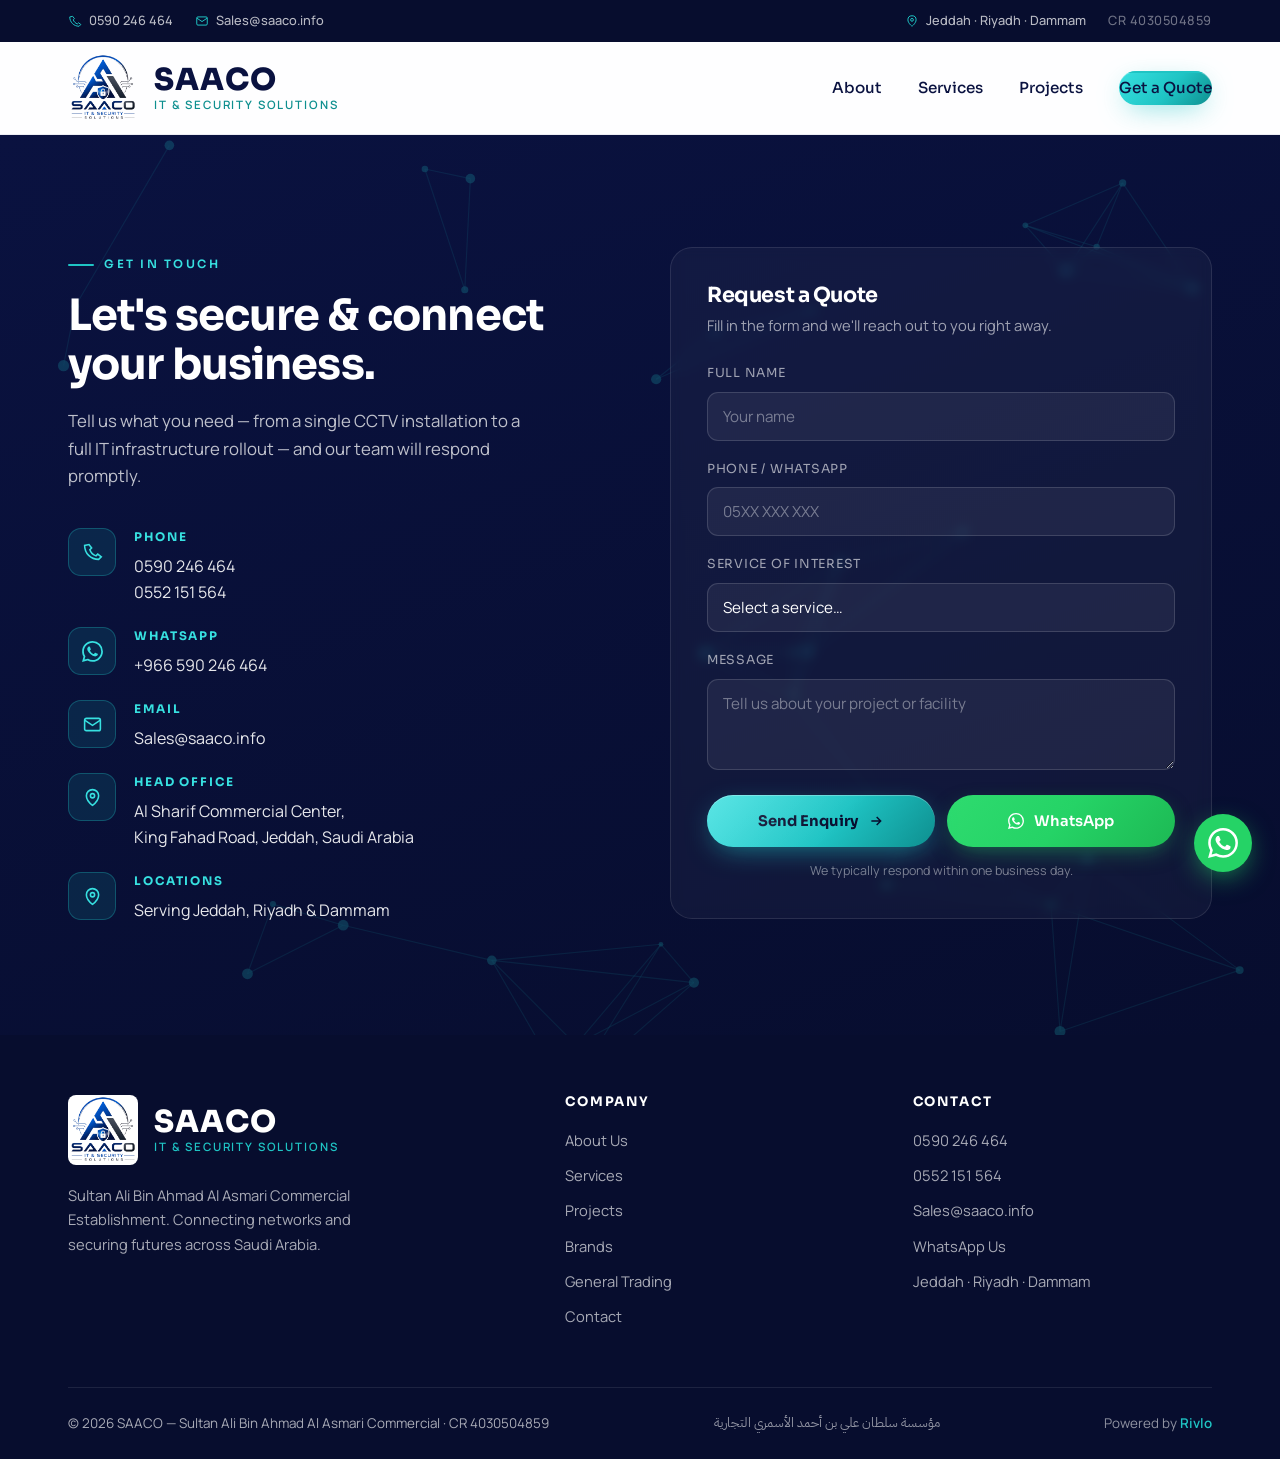
<file: contact.html>
<!DOCTYPE html>
<html lang="en">
<head>
<meta charset="UTF-8" />
<meta name="viewport" content="width=device-width, initial-scale=1.0" />
<title>Contact — SAACO IT &amp; Security Solutions | Jeddah</title>
<meta name="description" content="Get in touch with SAACO for IT and security solutions in Jeddah, Riyadh and Dammam, Saudi Arabia. Request a quote via WhatsApp, phone or email — we respond promptly." />
<link rel="preconnect" href="https://fonts.googleapis.com" />
<link rel="preconnect" href="https://fonts.gstatic.com" crossorigin />
<link href="https://fonts.googleapis.com/css2?family=Sora:wght@400;500;600;700;800&family=Manrope:wght@400;500;600;700&family=IBM+Plex+Sans+Arabic:wght@500;600;700&display=swap" rel="stylesheet" />
<link rel="icon" href="logo.png" type="image/png" />
<link rel="stylesheet" href="css/style.css" />
</head>
<body>

<!-- ============ WHATSAPP FAB ============ -->
<a class="wa-fab" href="https://wa.me/966590246464?text=Hello%2C%20I%20would%20like%20to%20inquire%20about%20SAACO%27s%20IT%20%26%20Security%20services." target="_blank" rel="noopener" aria-label="Chat on WhatsApp">
  <span class="wa-fab-tooltip">Chat on WhatsApp</span>
  <svg viewBox="0 0 24 24" xmlns="http://www.w3.org/2000/svg"><path d="M17.472 14.382c-.297-.149-1.758-.867-2.03-.967-.273-.099-.471-.148-.67.15-.197.297-.767.966-.94 1.164-.173.199-.347.223-.644.075-.297-.15-1.255-.463-2.39-1.475-.883-.788-1.48-1.761-1.653-2.059-.173-.297-.018-.458.13-.606.134-.133.298-.347.446-.52.149-.174.198-.298.298-.497.099-.198.05-.371-.025-.52-.075-.149-.669-1.612-.916-2.207-.242-.579-.487-.5-.669-.51-.173-.008-.371-.01-.57-.01-.198 0-.52.074-.792.372-.272.297-1.04 1.016-1.04 2.479 0 1.462 1.065 2.875 1.213 3.074.149.198 2.096 3.2 5.077 4.487.709.306 1.262.489 1.694.625.712.227 1.36.195 1.871.118.571-.085 1.758-.719 2.006-1.413.248-.694.248-1.289.173-1.413-.074-.124-.272-.198-.57-.347m-5.421 7.403h-.004a9.87 9.87 0 01-5.031-1.378l-.361-.214-3.741.982.998-3.648-.235-.374a9.86 9.86 0 01-1.51-5.26c.001-5.45 4.436-9.884 9.888-9.884 2.64 0 5.122 1.03 6.988 2.898a9.825 9.825 0 012.893 6.994c-.003 5.45-4.437 9.884-9.885 9.884m8.413-18.297A11.815 11.815 0 0012.05 0C5.495 0 .16 5.335.157 11.892c0 2.096.547 4.142 1.588 5.945L.057 24l6.305-1.654a11.882 11.882 0 005.683 1.448h.005c6.554 0 11.89-5.335 11.893-11.893a11.821 11.821 0 00-3.48-8.413z"/></svg>
</a>

<button class="scroll-top" id="scrollTop" aria-label="Back to top">
  <svg viewBox="0 0 24 24"><path d="M18 15l-6-6-6 6"/></svg>
</button>

<div id="topbar-root"></div>
<div id="nav-root"></div>

<!-- ============ CONTACT ============ -->
<section class="sec-pad contact" id="contact" style="min-height:100vh;display:flex;align-items:center;">
  <svg class="net4" preserveAspectRatio="xMidYMid slice"></svg>
  <div class="wrap" style="width:100%;">
    <div class="contact-grid">
      <div class="reveal">
        <div class="eyebrow">Get in Touch</div>
        <h2>Let's secure &amp; connect your business.</h2>
        <p class="lead">Tell us what you need — from a single CCTV installation to a full IT infrastructure rollout — and our team will respond promptly.</p>
        <div class="ct-list">
          <div class="ct-item">
            <div class="ct-ic"><svg viewBox="0 0 24 24"><path d="M3 5c0 9 7 16 16 16l3-3-4-3-2 2c-3-1-6-4-7-7l2-2-3-4-5 1z"/></svg></div>
            <div class="t"><b>Phone</b><a href="tel:+966590246464">0590 246 464</a><a href="tel:+966552151564">0552 151 564</a></div>
          </div>
          <div class="ct-item">
            <div class="ct-ic"><svg viewBox="0 0 24 24" fill="currentColor" style="stroke:none"><path d="M17.472 14.382c-.297-.149-1.758-.867-2.03-.967-.273-.099-.471-.148-.67.15-.197.297-.767.966-.94 1.164-.173.199-.347.223-.644.075-.297-.15-1.255-.463-2.39-1.475-.883-.788-1.48-1.761-1.653-2.059-.173-.297-.018-.458.13-.606.134-.133.298-.347.446-.52.149-.174.198-.298.298-.497.099-.198.05-.371-.025-.52-.075-.149-.669-1.612-.916-2.207-.242-.579-.487-.5-.669-.51-.173-.008-.371-.01-.57-.01-.198 0-.52.074-.792.372-.272.297-1.04 1.016-1.04 2.479 0 1.462 1.065 2.875 1.213 3.074.149.198 2.096 3.2 5.077 4.487.709.306 1.262.489 1.694.625.712.227 1.36.195 1.871.118.571-.085 1.758-.719 2.006-1.413.248-.694.248-1.289.173-1.413-.074-.124-.272-.198-.57-.347m-5.421 7.403h-.004a9.87 9.87 0 01-5.031-1.378l-.361-.214-3.741.982.998-3.648-.235-.374a9.86 9.86 0 01-1.51-5.26c.001-5.45 4.436-9.884 9.888-9.884 2.64 0 5.122 1.03 6.988 2.898a9.825 9.825 0 012.893 6.994c-.003 5.45-4.437 9.884-9.885 9.884m8.413-18.297A11.815 11.815 0 0012.05 0C5.495 0 .16 5.335.157 11.892c0 2.096.547 4.142 1.588 5.945L.057 24l6.305-1.654a11.882 11.882 0 005.683 1.448h.005c6.554 0 11.89-5.335 11.893-11.893a11.821 11.821 0 00-3.48-8.413z"/></svg></div>
            <div class="t"><b>WhatsApp</b><a href="https://wa.me/966590246464" target="_blank" rel="noopener">+966 590 246 464</a></div>
          </div>
          <div class="ct-item">
            <div class="ct-ic"><svg viewBox="0 0 24 24"><rect x="3" y="5" width="18" height="14" rx="2"/><path d="M3 7l9 6 9-6"/></svg></div>
            <div class="t"><b>Email</b><a href="mailto:Sales@saaco.info">Sales@saaco.info</a></div>
          </div>
          <div class="ct-item">
            <div class="ct-ic"><svg viewBox="0 0 24 24"><path d="M12 21s-7-5.3-7-11a7 7 0 0 1 14 0c0 5.7-7 11-7 11z"/><circle cx="12" cy="10" r="2.4"/></svg></div>
            <div class="t"><b>Head Office</b><span>Al Sharif Commercial Center,</span><span>King Fahad Road, Jeddah, Saudi Arabia</span></div>
          </div>
          <div class="ct-item">
            <div class="ct-ic"><svg viewBox="0 0 24 24"><path d="M12 21s-7-5.3-7-11a7 7 0 0 1 14 0c0 5.7-7 11-7 11z"/><circle cx="12" cy="10" r="2.4"/></svg></div>
            <div class="t"><b>Locations</b><span>Serving Jeddah, Riyadh &amp; Dammam</span></div>
          </div>
        </div>
      </div>
      <div class="contact-card reveal d2">
        <h3>Request a Quote</h3>
        <p class="sub">Fill in the form and we'll reach out to you right away.</p>
        <form id="quoteForm">
          <div class="field"><label for="name">Full Name</label><input id="name" type="text" placeholder="Your name" required></div>
          <div class="field"><label for="phone">Phone / WhatsApp</label><input id="phone" type="text" placeholder="05XX XXX XXX" required></div>
          <div class="field">
            <label for="service">Service of Interest</label>
            <select id="service">
              <option value="">Select a service…</option>
              <option>IT Infrastructure Solutions</option>
              <option>CCTV Camera Systems</option>
              <option>Biometric Time Attendance</option>
              <option>Biometric Door Access Control</option>
              <option>UTP / Fiber Networking</option>
              <option>IP Centralized Telephone Systems</option>
              <option>Anti-Theft Alarm Systems</option>
              <option>AMC — Annual Maintenance</option>
              <option>Video Home Intercom</option>
              <option>Multiple / Not sure yet</option>
            </select>
          </div>
          <div class="field"><label for="msg">Message</label><textarea id="msg" rows="3" placeholder="Tell us about your project or facility"></textarea></div>
          <div class="form-btns">
            <button type="submit" class="btn btn-primary">Send Enquiry
              <svg width="16" height="16" viewBox="0 0 24 24" fill="none" stroke="currentColor" stroke-width="2.2"><path d="M5 12h14M13 6l6 6-6 6"/></svg>
            </button>
            <a id="waQuoteBtn" href="#" target="_blank" rel="noopener" class="btn btn-wa">
              <svg width="16" height="16" viewBox="0 0 24 24" fill="currentColor"><path d="M17.472 14.382c-.297-.149-1.758-.867-2.03-.967-.273-.099-.471-.148-.67.15-.197.297-.767.966-.94 1.164-.173.199-.347.223-.644.075-.297-.15-1.255-.463-2.39-1.475-.883-.788-1.48-1.761-1.653-2.059-.173-.297-.018-.458.13-.606.134-.133.298-.347.446-.52.149-.174.198-.298.298-.497.099-.198.05-.371-.025-.52-.075-.149-.669-1.612-.916-2.207-.242-.579-.487-.5-.669-.51-.173-.008-.371-.01-.57-.01-.198 0-.52.074-.792.372-.272.297-1.04 1.016-1.04 2.479 0 1.462 1.065 2.875 1.213 3.074.149.198 2.096 3.2 5.077 4.487.709.306 1.262.489 1.694.625.712.227 1.36.195 1.871.118.571-.085 1.758-.719 2.006-1.413.248-.694.248-1.289.173-1.413-.074-.124-.272-.198-.57-.347m-5.421 7.403h-.004a9.87 9.87 0 01-5.031-1.378l-.361-.214-3.741.982.998-3.648-.235-.374a9.86 9.86 0 01-1.51-5.26c.001-5.45 4.436-9.884 9.888-9.884 2.64 0 5.122 1.03 6.988 2.898a9.825 9.825 0 012.893 6.994c-.003 5.45-4.437 9.884-9.885 9.884m8.413-18.297A11.815 11.815 0 0012.05 0C5.495 0 .16 5.335.157 11.892c0 2.096.547 4.142 1.588 5.945L.057 24l6.305-1.654a11.882 11.882 0 005.683 1.448h.005c6.554 0 11.89-5.335 11.893-11.893a11.821 11.821 0 00-3.48-8.413z"/></svg>
              WhatsApp
            </a>
          </div>
          <p class="form-note" id="formNote">We typically respond within one business day.</p>
        </form>
      </div>
    </div>
  </div>
</section>

<div id="footer-root"></div>
<script src="js/shared.js"></script>
<script src="js/main.js"></script>
</body>
</html>
</file>
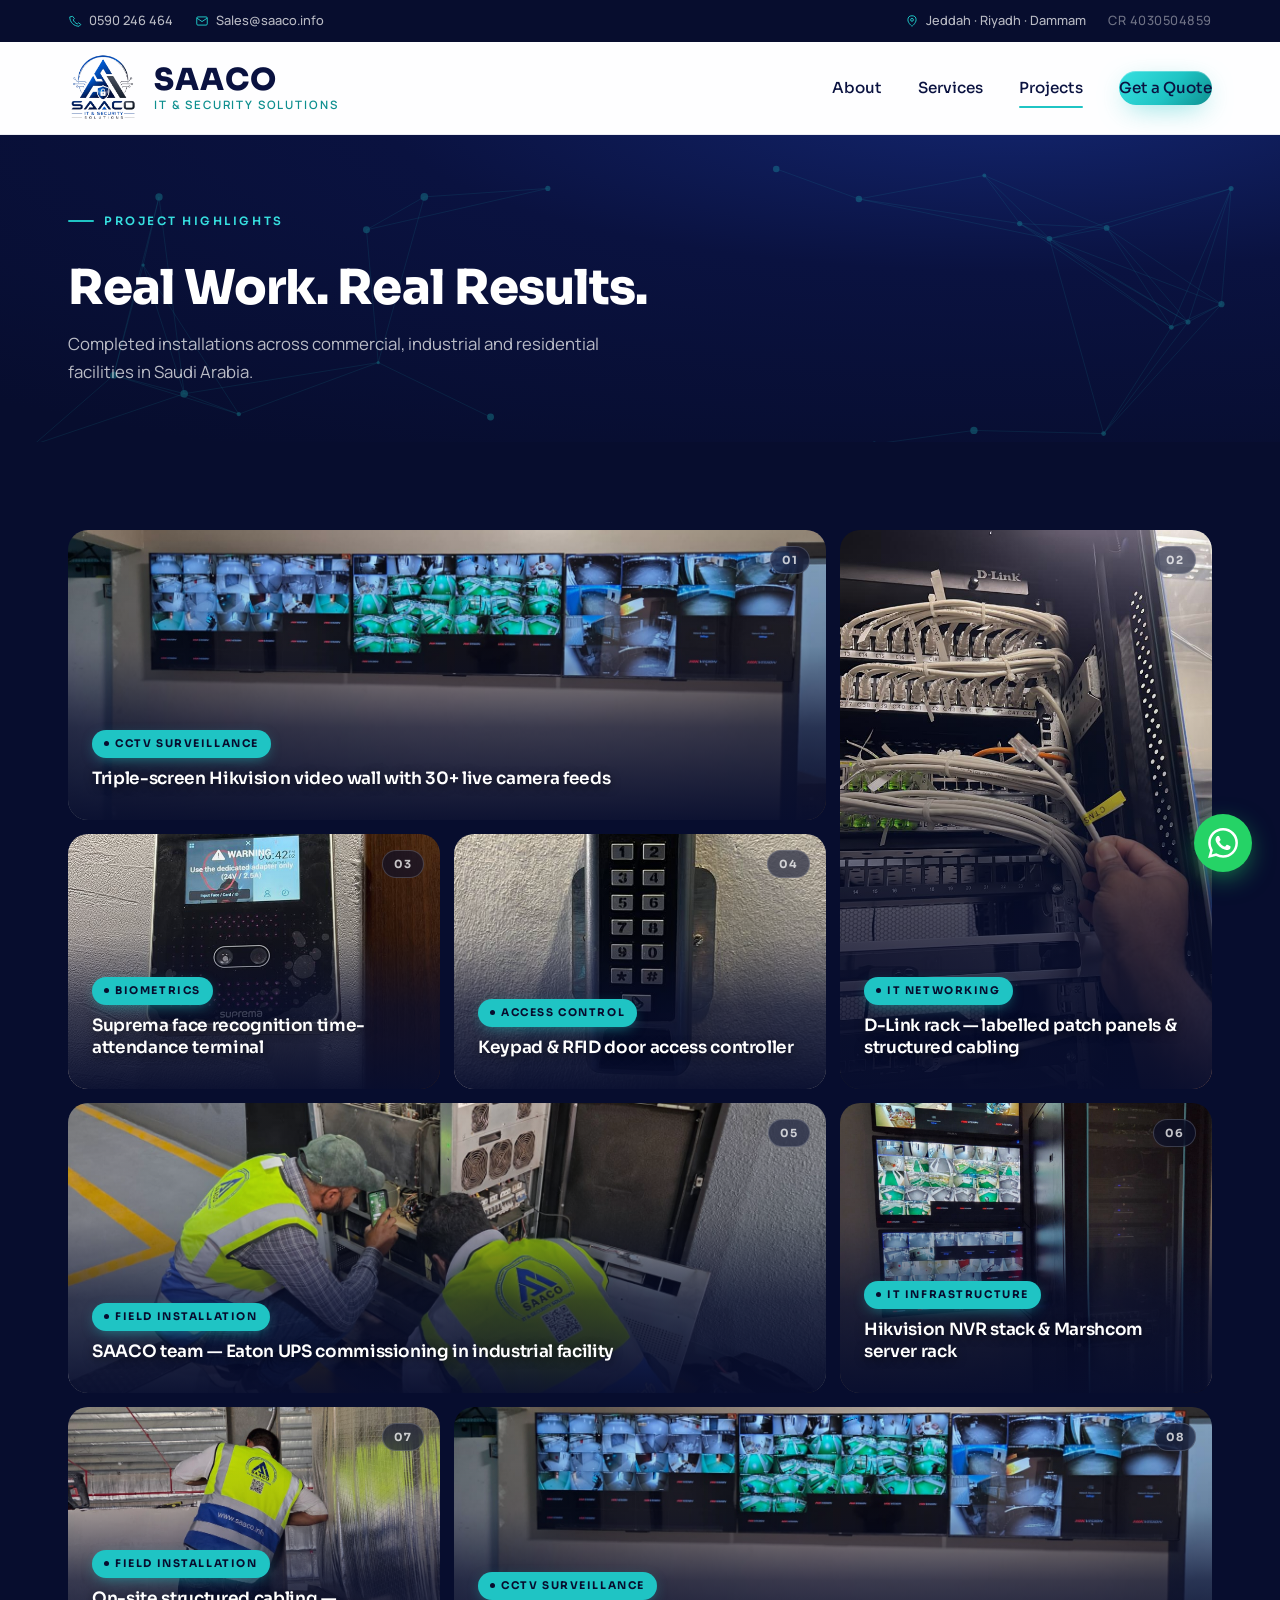
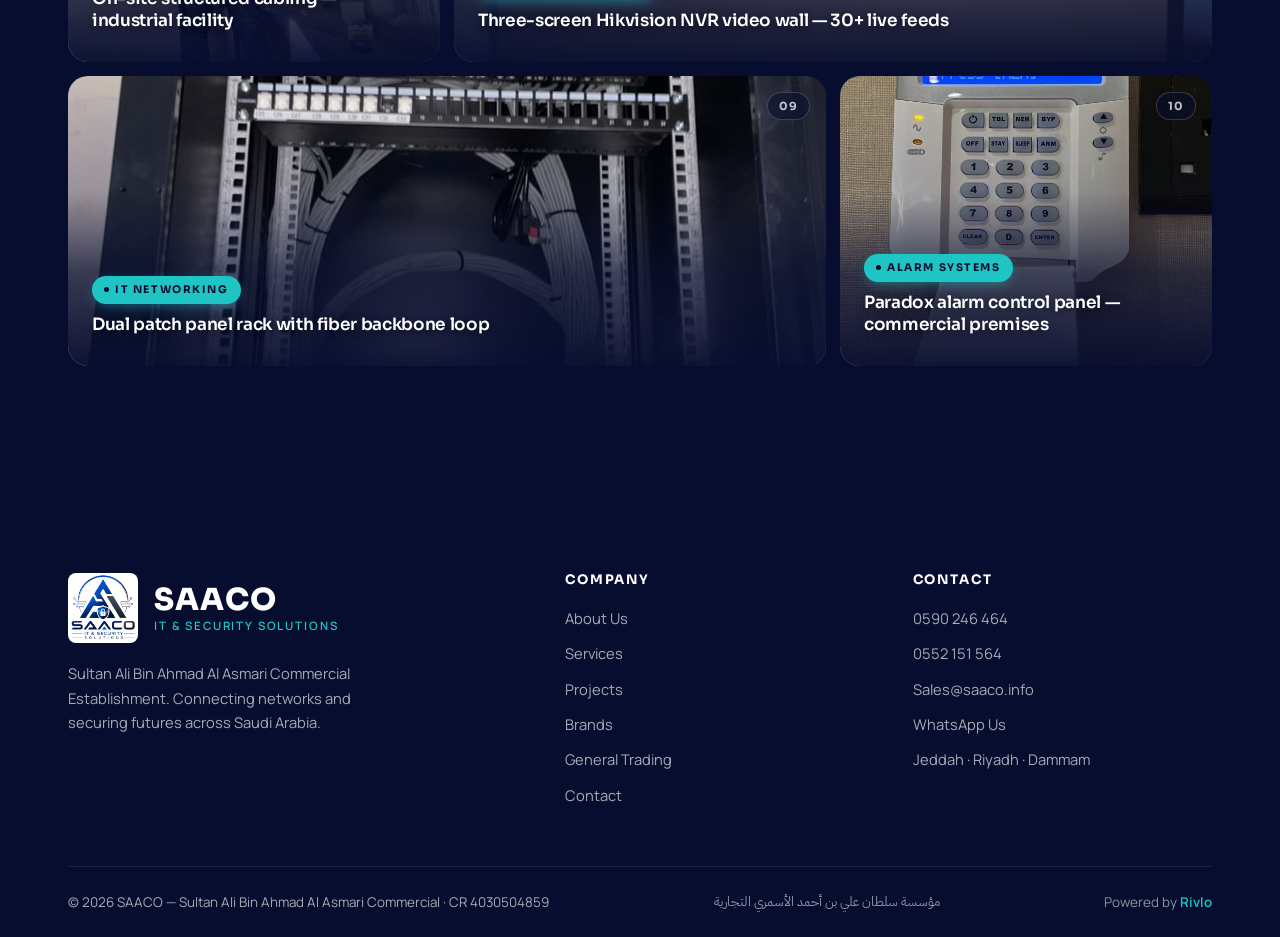
<file: projects.html>
<!DOCTYPE html>
<html lang="en">
<head>
<meta charset="UTF-8" />
<meta name="viewport" content="width=device-width, initial-scale=1.0" />
<title>Projects — SAACO IT &amp; Security Solutions | Jeddah</title>
<meta name="description" content="Explore SAACO's completed project installations — CCTV video walls, structured cabling racks, biometric terminals, access control systems and more across Saudi Arabia." />
<link rel="preconnect" href="https://fonts.googleapis.com" />
<link rel="preconnect" href="https://fonts.gstatic.com" crossorigin />
<link href="https://fonts.googleapis.com/css2?family=Sora:wght@400;500;600;700;800&family=Manrope:wght@400;500;600;700&family=IBM+Plex+Sans+Arabic:wght@500;600;700&display=swap" rel="stylesheet" />
<link rel="icon" href="logo.png" type="image/png" />
<link rel="stylesheet" href="css/style.css" />
</head>
<body>

<!-- ============ WHATSAPP FAB ============ -->
<a class="wa-fab" href="https://wa.me/966590246464?text=Hello%2C%20I%20would%20like%20to%20inquire%20about%20SAACO%27s%20IT%20%26%20Security%20services." target="_blank" rel="noopener" aria-label="Chat on WhatsApp">
  <span class="wa-fab-tooltip">Chat on WhatsApp</span>
  <svg viewBox="0 0 24 24" xmlns="http://www.w3.org/2000/svg"><path d="M17.472 14.382c-.297-.149-1.758-.867-2.03-.967-.273-.099-.471-.148-.67.15-.197.297-.767.966-.94 1.164-.173.199-.347.223-.644.075-.297-.15-1.255-.463-2.39-1.475-.883-.788-1.48-1.761-1.653-2.059-.173-.297-.018-.458.13-.606.134-.133.298-.347.446-.52.149-.174.198-.298.298-.497.099-.198.05-.371-.025-.52-.075-.149-.669-1.612-.916-2.207-.242-.579-.487-.5-.669-.51-.173-.008-.371-.01-.57-.01-.198 0-.52.074-.792.372-.272.297-1.04 1.016-1.04 2.479 0 1.462 1.065 2.875 1.213 3.074.149.198 2.096 3.2 5.077 4.487.709.306 1.262.489 1.694.625.712.227 1.36.195 1.871.118.571-.085 1.758-.719 2.006-1.413.248-.694.248-1.289.173-1.413-.074-.124-.272-.198-.57-.347m-5.421 7.403h-.004a9.87 9.87 0 01-5.031-1.378l-.361-.214-3.741.982.998-3.648-.235-.374a9.86 9.86 0 01-1.51-5.26c.001-5.45 4.436-9.884 9.888-9.884 2.64 0 5.122 1.03 6.988 2.898a9.825 9.825 0 012.893 6.994c-.003 5.45-4.437 9.884-9.885 9.884m8.413-18.297A11.815 11.815 0 0012.05 0C5.495 0 .16 5.335.157 11.892c0 2.096.547 4.142 1.588 5.945L.057 24l6.305-1.654a11.882 11.882 0 005.683 1.448h.005c6.554 0 11.89-5.335 11.893-11.893a11.821 11.821 0 00-3.48-8.413z"/></svg>
</a>

<button class="scroll-top" id="scrollTop" aria-label="Back to top">
  <svg viewBox="0 0 24 24"><path d="M18 15l-6-6-6 6"/></svg>
</button>

<div id="topbar-root"></div>
<div id="nav-root"></div>

<!-- ============ PAGE BANNER ============ -->
<section class="page-banner">
  <svg class="page-net" id="pageNet" preserveAspectRatio="xMidYMid slice"></svg>
  <div class="wrap">
    <div class="eyebrow">Project Highlights</div>
    <h1>Real Work. Real Results.</h1>
    <p>Completed installations across commercial, industrial and residential facilities in Saudi Arabia.</p>
  </div>
</section>

<!-- ============ PROJECT GALLERY ============ -->
<section class="sec-pad gallery" id="projects">
  <div class="wrap">
    <div class="gallery-grid">

      <div class="gcard reveal">
        <div class="gcard-inner">
          <img src="img/gallery/cctv-videowall.jpeg" alt="Hikvision triple-screen CCTV video wall" loading="lazy" />
          <div class="gcard-overlay"></div>
          <div class="gcard-num">01</div>
          <div class="gcard-content">
            <div class="gcard-cat"><i></i>CCTV Surveillance</div>
            <h4>Triple-screen Hikvision video wall with 30+ live camera feeds</h4>
            <p class="gcard-desc">Full NVR-managed surveillance deployment covering an entire industrial facility — real-time monitoring, motion detection and remote access.</p>
          </div>
        </div>
      </div>

      <div class="gcard reveal d1">
        <div class="gcard-inner">
          <img src="img/gallery/network-rack.jpeg" alt="D-Link structured cabling and patch panel rack" loading="lazy" />
          <div class="gcard-overlay"></div>
          <div class="gcard-num">02</div>
          <div class="gcard-content">
            <div class="gcard-cat"><i></i>IT Networking</div>
            <h4>D-Link rack — labelled patch panels &amp; structured cabling</h4>
            <p class="gcard-desc">Enterprise rack build with full cable management, port labelling and active D-Link switching equipment.</p>
          </div>
        </div>
      </div>

      <div class="gcard reveal d2">
        <div class="gcard-inner">
          <img src="img/gallery/biometric-suprema.jpeg" alt="Suprema face recognition terminal" loading="lazy" />
          <div class="gcard-overlay"></div>
          <div class="gcard-num">03</div>
          <div class="gcard-content">
            <div class="gcard-cat"><i></i>Biometrics</div>
            <h4>Suprema face recognition time-attendance terminal</h4>
            <p class="gcard-desc">Facial recognition + card/PIN access, seamlessly integrated with HR attendance systems.</p>
          </div>
        </div>
      </div>

      <div class="gcard reveal d3">
        <div class="gcard-inner">
          <img src="img/gallery/access-control.jpeg" alt="Door access control keypad installation" loading="lazy" />
          <div class="gcard-overlay"></div>
          <div class="gcard-num">04</div>
          <div class="gcard-content">
            <div class="gcard-cat"><i></i>Access Control</div>
            <h4>Keypad &amp; RFID door access controller</h4>
            <p class="gcard-desc">Secure entry restriction — installed and programmed for commercial premises with multiple access levels.</p>
          </div>
        </div>
      </div>

      <div class="gcard reveal d1">
        <div class="gcard-inner">
          <img src="img/gallery/team-installation.jpeg" alt="SAACO technicians on industrial UPS installation" loading="lazy" />
          <div class="gcard-overlay"></div>
          <div class="gcard-num">05</div>
          <div class="gcard-content">
            <div class="gcard-cat"><i></i>Field Installation</div>
            <h4>SAACO team — Eaton UPS commissioning in industrial facility</h4>
            <p class="gcard-desc">On-site deployment of large-scale power infrastructure. Our branded team handles everything from delivery to full commissioning and handover.</p>
          </div>
        </div>
      </div>

      <div class="gcard reveal d2">
        <div class="gcard-inner">
          <img src="img/gallery/cctv-server-room.jpeg" alt="CCTV control room with Marshcom server rack" loading="lazy" />
          <div class="gcard-overlay"></div>
          <div class="gcard-num">06</div>
          <div class="gcard-content">
            <div class="gcard-cat"><i></i>IT Infrastructure</div>
            <h4>Hikvision NVR stack &amp; Marshcom server rack</h4>
            <p class="gcard-desc">Integrated control room — stacked NVR monitoring alongside a fully populated server rack for complete facility management.</p>
          </div>
        </div>
      </div>


      <!-- 7: SAACO tech on ladder — cable installation -->
      <div class="gcard reveal d3">
        <div class="gcard-inner">
          <img src="img/WhatsApp-Image-1447-08-26-at-11.37.07-2.jpeg" alt="SAACO technician installing cabling in industrial facility" loading="lazy" />
          <div class="gcard-overlay"></div>
          <div class="gcard-num">07</div>
          <div class="gcard-content">
            <div class="gcard-cat"><i></i>Field Installation</div>
            <h4>On-site structured cabling — industrial facility</h4>
            <p class="gcard-desc">SAACO engineer running cable routes through a large-scale industrial space — safe, compliant and to spec.</p>
          </div>
        </div>
      </div>

      <!-- 8: Hikvision 3-screen video wall — wide -->
      <div class="gcard reveal d1">
        <div class="gcard-inner">
          <img src="img/WhatsApp-Image-1447-08-26-at-11.37.06-2.jpeg" alt="Hikvision three-screen CCTV video wall installation" loading="lazy" />
          <div class="gcard-overlay"></div>
          <div class="gcard-num">08</div>
          <div class="gcard-content">
            <div class="gcard-cat"><i></i>CCTV Surveillance</div>
            <h4>Three-screen Hikvision NVR video wall — 30+ live feeds</h4>
            <p class="gcard-desc">Large-format surveillance wall covering an entire industrial compound — real-time multi-camera view with remote access capability.</p>
          </div>
        </div>
      </div>

      <!-- 9: Rack interior with patch panels + fiber loop — wide -->
      <div class="gcard reveal d2">
        <div class="gcard-inner">
          <img src="img/WhatsApp-Image-1447-08-26-at-11.36.43-2.jpeg" alt="Server rack interior with labeled patch panels and fiber cable management" loading="lazy" />
          <div class="gcard-overlay"></div>
          <div class="gcard-num">09</div>
          <div class="gcard-content">
            <div class="gcard-cat"><i></i>IT Networking</div>
            <h4>Dual patch panel rack with fiber backbone loop</h4>
            <p class="gcard-desc">Full 19" rack build — dual labeled patch panels, structured fiber management and active switching equipment for enterprise-grade performance.</p>
          </div>
        </div>
      </div>

      <!-- 10: Paradox alarm panel — portrait -->
      <div class="gcard reveal d3">
        <div class="gcard-inner">
          <img src="img/WhatsApp-Image-1447-08-26-at-11.36.43.jpeg" alt="Paradox alarm control panel installed on wall" loading="lazy" />
          <div class="gcard-overlay"></div>
          <div class="gcard-num">10</div>
          <div class="gcard-content">
            <div class="gcard-cat"><i></i>Alarm Systems</div>
            <h4>Paradox alarm control panel — commercial premises</h4>
            <p class="gcard-desc">Professional alarm system installation with motion zones, door sensors and 24/7 alert monitoring — fully programmed and commissioned on-site.</p>
          </div>
        </div>
      </div>

    </div>
    <p class="gallery-note reveal">Have a project in mind? <a href="contact.html">Let's talk</a> — we'd love to show you what we can build.</p>
  </div>
</section>

<div id="footer-root"></div>
<script src="js/shared.js"></script>
<script src="js/main.js"></script>
</body>
</html>
</file>
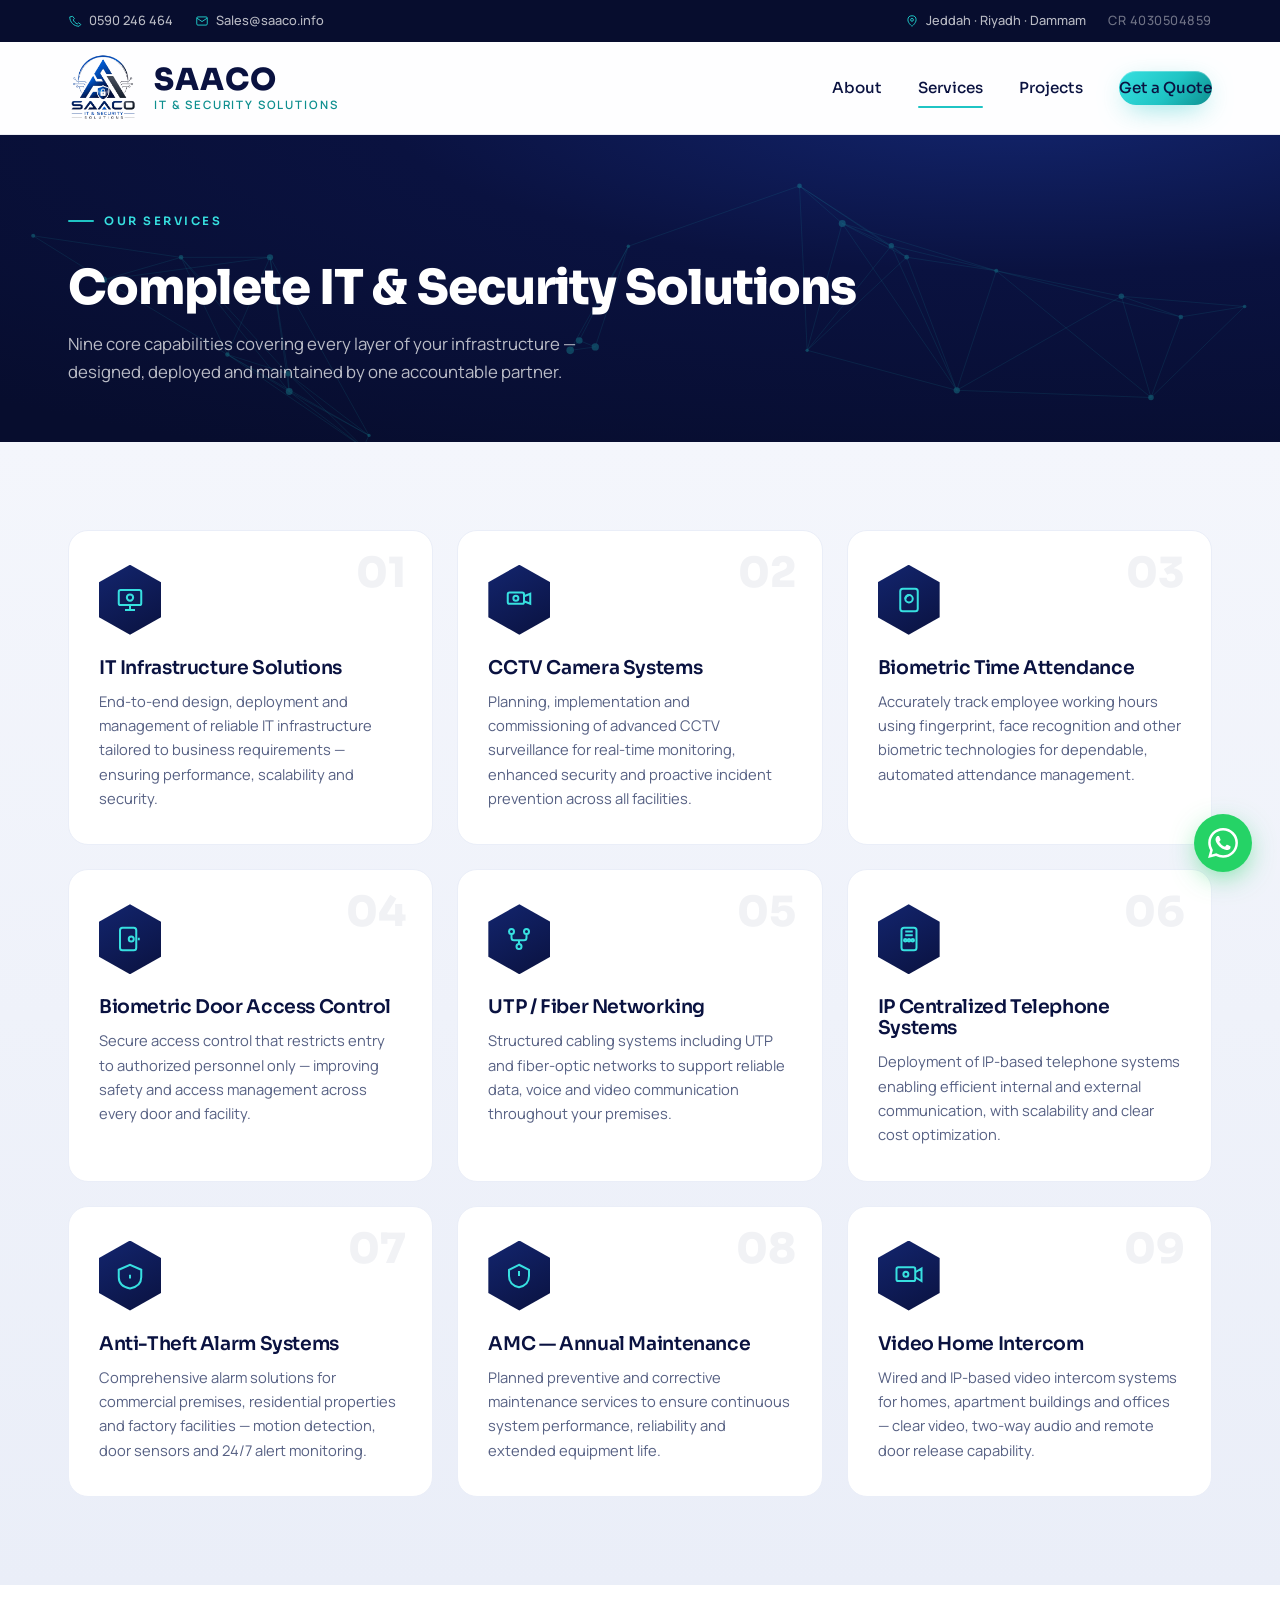
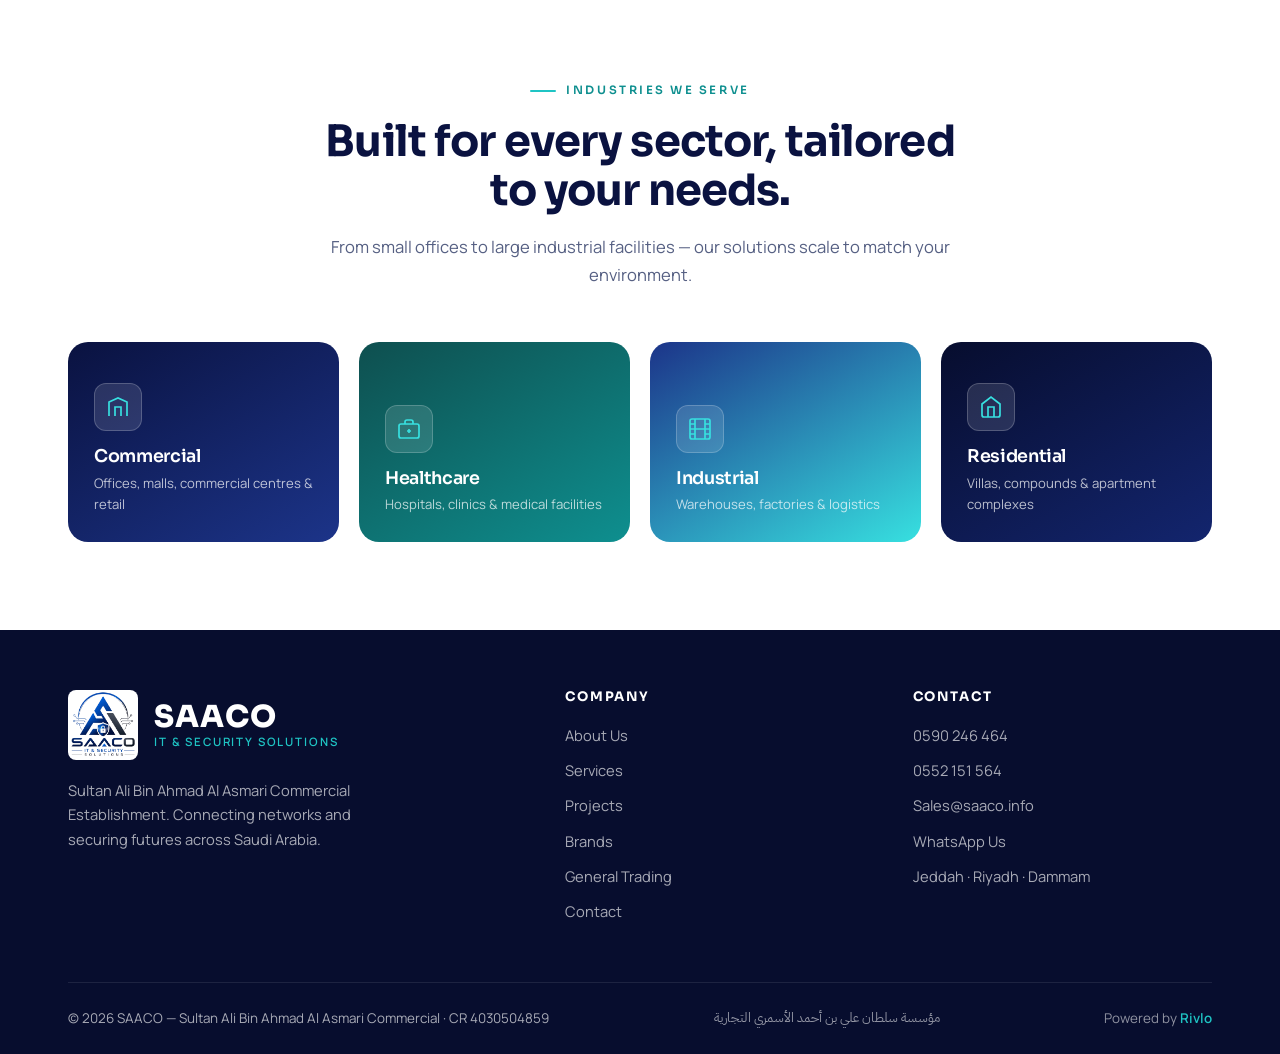
<file: services.html>
<!DOCTYPE html>
<html lang="en">
<head>
<meta charset="UTF-8" />
<meta name="viewport" content="width=device-width, initial-scale=1.0" />
<title>Services — SAACO IT &amp; Security Solutions | Jeddah</title>
<meta name="description" content="SAACO provides nine core IT and security services — CCTV, biometrics, networking, IP telephony, alarm systems, fiber cabling, access control, video intercom and AMC. Serving Jeddah, Riyadh and Dammam." />
<link rel="preconnect" href="https://fonts.googleapis.com" />
<link rel="preconnect" href="https://fonts.gstatic.com" crossorigin />
<link href="https://fonts.googleapis.com/css2?family=Sora:wght@400;500;600;700;800&family=Manrope:wght@400;500;600;700&family=IBM+Plex+Sans+Arabic:wght@500;600;700&display=swap" rel="stylesheet" />
<link rel="icon" href="logo.png" type="image/png" />
<link rel="stylesheet" href="css/style.css" />
</head>
<body>

<!-- ============ WHATSAPP FAB ============ -->
<a class="wa-fab" href="https://wa.me/966590246464?text=Hello%2C%20I%20would%20like%20to%20inquire%20about%20SAACO%27s%20IT%20%26%20Security%20services." target="_blank" rel="noopener" aria-label="Chat on WhatsApp">
  <span class="wa-fab-tooltip">Chat on WhatsApp</span>
  <svg viewBox="0 0 24 24" xmlns="http://www.w3.org/2000/svg"><path d="M17.472 14.382c-.297-.149-1.758-.867-2.03-.967-.273-.099-.471-.148-.67.15-.197.297-.767.966-.94 1.164-.173.199-.347.223-.644.075-.297-.15-1.255-.463-2.39-1.475-.883-.788-1.48-1.761-1.653-2.059-.173-.297-.018-.458.13-.606.134-.133.298-.347.446-.52.149-.174.198-.298.298-.497.099-.198.05-.371-.025-.52-.075-.149-.669-1.612-.916-2.207-.242-.579-.487-.5-.669-.51-.173-.008-.371-.01-.57-.01-.198 0-.52.074-.792.372-.272.297-1.04 1.016-1.04 2.479 0 1.462 1.065 2.875 1.213 3.074.149.198 2.096 3.2 5.077 4.487.709.306 1.262.489 1.694.625.712.227 1.36.195 1.871.118.571-.085 1.758-.719 2.006-1.413.248-.694.248-1.289.173-1.413-.074-.124-.272-.198-.57-.347m-5.421 7.403h-.004a9.87 9.87 0 01-5.031-1.378l-.361-.214-3.741.982.998-3.648-.235-.374a9.86 9.86 0 01-1.51-5.26c.001-5.45 4.436-9.884 9.888-9.884 2.64 0 5.122 1.03 6.988 2.898a9.825 9.825 0 012.893 6.994c-.003 5.45-4.437 9.884-9.885 9.884m8.413-18.297A11.815 11.815 0 0012.05 0C5.495 0 .16 5.335.157 11.892c0 2.096.547 4.142 1.588 5.945L.057 24l6.305-1.654a11.882 11.882 0 005.683 1.448h.005c6.554 0 11.89-5.335 11.893-11.893a11.821 11.821 0 00-3.48-8.413z"/></svg>
</a>

<button class="scroll-top" id="scrollTop" aria-label="Back to top">
  <svg viewBox="0 0 24 24"><path d="M18 15l-6-6-6 6"/></svg>
</button>

<div id="topbar-root"></div>
<div id="nav-root"></div>

<!-- ============ PAGE BANNER ============ -->
<section class="page-banner">
  <svg class="page-net" id="pageNet" preserveAspectRatio="xMidYMid slice"></svg>
  <div class="wrap">
    <div class="eyebrow">Our Services</div>
    <h1>Complete IT &amp; Security Solutions</h1>
    <p>Nine core capabilities covering every layer of your infrastructure — designed, deployed and maintained by one accountable partner.</p>
  </div>
</section>

<!-- ============ SERVICES ============ -->
<section class="sec-pad services" id="services">
  <div class="wrap">
    <div class="svc-grid">
      <div class="svc reveal">
        <span class="svc-num">01</span>
        <div class="svc-ic"><svg viewBox="0 0 24 24"><rect x="3" y="4" width="18" height="12" rx="1.5"/><path d="M8 20h8M12 16v4"/><circle cx="12" cy="10" r="2.5"/></svg></div>
        <h3>IT Infrastructure Solutions</h3>
        <p>End-to-end design, deployment and management of reliable IT infrastructure tailored to business requirements — ensuring performance, scalability and security.</p>
      </div>
      <div class="svc reveal d1">
        <span class="svc-num">02</span>
        <div class="svc-ic"><svg viewBox="0 0 24 24"><rect x="3" y="6" width="13" height="9" rx="1.5"/><path d="M16 9l5-2v8l-5-2"/><circle cx="9.5" cy="10.5" r="2"/></svg></div>
        <h3>CCTV Camera Systems</h3>
        <p>Planning, implementation and commissioning of advanced CCTV surveillance for real-time monitoring, enhanced security and proactive incident prevention across all facilities.</p>
      </div>
      <div class="svc reveal d2">
        <span class="svc-num">03</span>
        <div class="svc-ic"><svg viewBox="0 0 24 24"><rect x="5" y="3" width="14" height="18" rx="2"/><circle cx="12" cy="11" r="3"/><path d="M9 11c.6-1.8 1.5-2.8 3-2.8"/></svg></div>
        <h3>Biometric Time Attendance</h3>
        <p>Accurately track employee working hours using fingerprint, face recognition and other biometric technologies for dependable, automated attendance management.</p>
      </div>
      <div class="svc reveal">
        <span class="svc-num">04</span>
        <div class="svc-ic"><svg viewBox="0 0 24 24"><rect x="4" y="3" width="13" height="18" rx="2"/><circle cx="13" cy="12" r="2"/><path d="M19 11v2"/></svg></div>
        <h3>Biometric Door Access Control</h3>
        <p>Secure access control that restricts entry to authorized personnel only — improving safety and access management across every door and facility.</p>
      </div>
      <div class="svc reveal d1">
        <span class="svc-num">05</span>
        <div class="svc-ic"><svg viewBox="0 0 24 24"><circle cx="6" cy="6" r="2"/><circle cx="18" cy="6" r="2"/><circle cx="12" cy="18" r="2"/><path d="M6 8v3a2 2 0 0 0 2 2h8a2 2 0 0 0 2-2V8M12 13v3"/></svg></div>
        <h3>UTP / Fiber Networking</h3>
        <p>Structured cabling systems including UTP and fiber-optic networks to support reliable data, voice and video communication throughout your premises.</p>
      </div>
      <div class="svc reveal d2">
        <span class="svc-num">06</span>
        <div class="svc-ic"><svg viewBox="0 0 24 24"><rect x="6" y="3" width="12" height="18" rx="2"/><path d="M9 6h6M9 9h6"/><circle cx="9" cy="13" r="1"/><circle cx="12" cy="13" r="1"/><circle cx="15" cy="13" r="1"/></svg></div>
        <h3>IP Centralized Telephone Systems</h3>
        <p>Deployment of IP-based telephone systems enabling efficient internal and external communication, with scalability and clear cost optimization.</p>
      </div>
      <div class="svc reveal">
        <span class="svc-num">07</span>
        <div class="svc-ic"><svg viewBox="0 0 24 24"><path d="M3 7l9-4 9 4v6c0 5-4 8-9 9-5-1-9-4-9-9z"/><path d="M12 11v3M12 16.5h.01"/></svg></div>
        <h3>Anti-Theft Alarm Systems</h3>
        <p>Comprehensive alarm solutions for commercial premises, residential properties and factory facilities — motion detection, door sensors and 24/7 alert monitoring.</p>
      </div>
      <div class="svc reveal d1">
        <span class="svc-num">08</span>
        <div class="svc-ic"><svg viewBox="0 0 24 24"><path d="M12 3l8 4v5c0 5-3.5 8-8 9-4.5-1-8-4-8-9V7z"/><path d="M12 8v4M12 15h.01"/></svg></div>
        <h3>AMC — Annual Maintenance</h3>
        <p>Planned preventive and corrective maintenance services to ensure continuous system performance, reliability and extended equipment life.</p>
      </div>
      <div class="svc reveal d2">
        <span class="svc-num">09</span>
        <div class="svc-ic"><svg viewBox="0 0 24 24"><rect x="2" y="5" width="15" height="11" rx="1.5"/><path d="M17 9l5-3v10l-5-3"/><circle cx="9.5" cy="10.5" r="2"/></svg></div>
        <h3>Video Home Intercom</h3>
        <p>Wired and IP-based video intercom systems for homes, apartment buildings and offices — clear video, two-way audio and remote door release capability.</p>
      </div>
    </div>
  </div>
</section>

<!-- ============ INDUSTRIES ============ -->
<section class="sec-pad industries">
  <div class="wrap">
    <div class="sec-head center reveal">
      <div class="eyebrow">Industries We Serve</div>
      <h2>Built for every sector, tailored to your needs.</h2>
      <p>From small offices to large industrial facilities — our solutions scale to match your environment.</p>
    </div>
    <div class="ind-grid">
      <div class="ind reveal">
        <div class="ind-bg"></div>
        <div class="ind-content">
          <div class="ind-ic"><svg viewBox="0 0 24 24"><path d="M3 21V7l9-4 9 4v14"/><path d="M9 21V12h6v9"/></svg></div>
          <h4>Commercial</h4>
          <p>Offices, malls, commercial centres &amp; retail</p>
        </div>
      </div>
      <div class="ind reveal d1">
        <div class="ind-bg"></div>
        <div class="ind-content">
          <div class="ind-ic"><svg viewBox="0 0 24 24"><rect x="2" y="7" width="20" height="14" rx="2"/><path d="M16 7V5a2 2 0 0 0-2-2h-4a2 2 0 0 0-2 2v2"/><line x1="12" y1="12" x2="12" y2="16"/><line x1="10" y1="14" x2="14" y2="14"/></svg></div>
          <h4>Healthcare</h4>
          <p>Hospitals, clinics &amp; medical facilities</p>
        </div>
      </div>
      <div class="ind reveal d2">
        <div class="ind-bg"></div>
        <div class="ind-content">
          <div class="ind-ic"><svg viewBox="0 0 24 24"><rect x="2" y="2" width="20" height="20" rx="2"/><path d="M7 2v20M17 2v20M2 12h20M2 7h5M2 17h5M17 17h5M17 7h5"/></svg></div>
          <h4>Industrial</h4>
          <p>Warehouses, factories &amp; logistics</p>
        </div>
      </div>
      <div class="ind reveal d3">
        <div class="ind-bg"></div>
        <div class="ind-content">
          <div class="ind-ic"><svg viewBox="0 0 24 24"><path d="M3 9l9-7 9 7v11a2 2 0 0 1-2 2H5a2 2 0 0 1-2-2z"/><polyline points="9 22 9 12 15 12 15 22"/></svg></div>
          <h4>Residential</h4>
          <p>Villas, compounds &amp; apartment complexes</p>
        </div>
      </div>
    </div>
  </div>
</section>

<div id="footer-root"></div>
<script src="js/shared.js"></script>
<script src="js/main.js"></script>
</body>
</html>
</file>
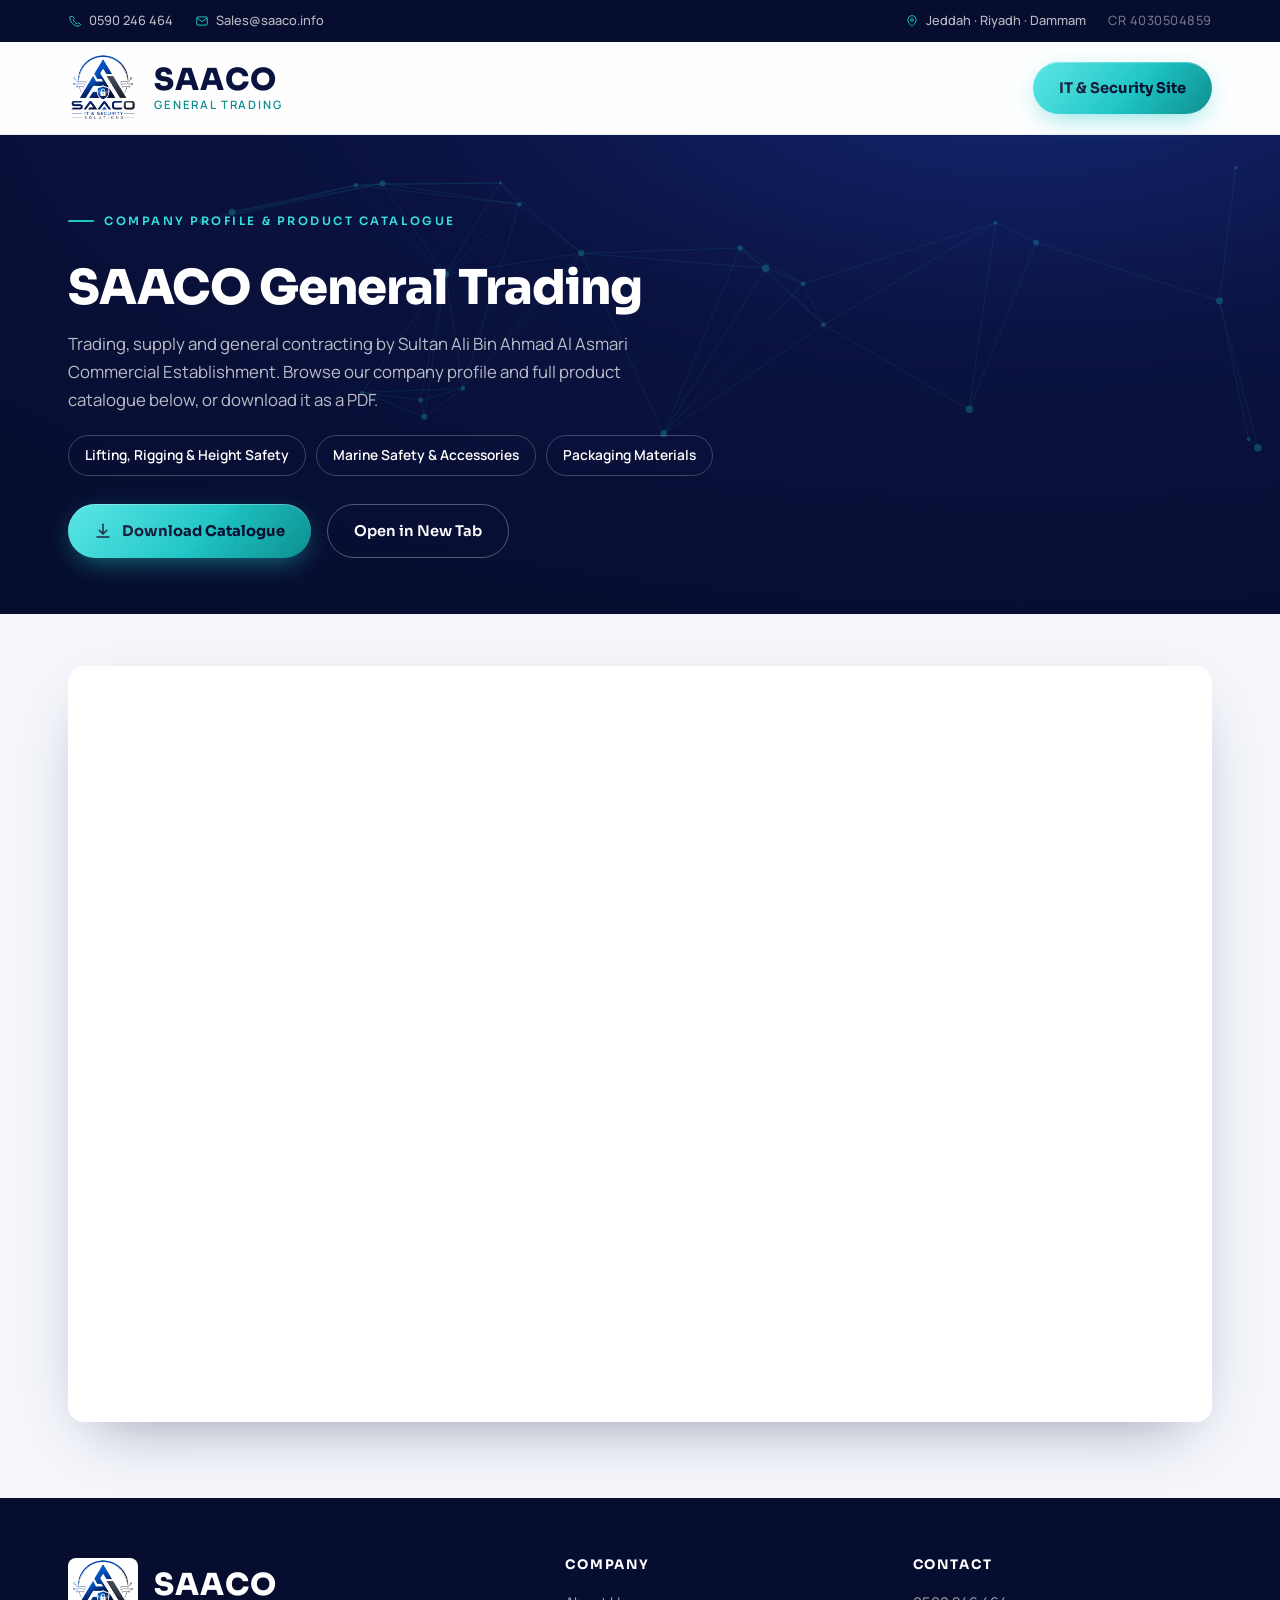
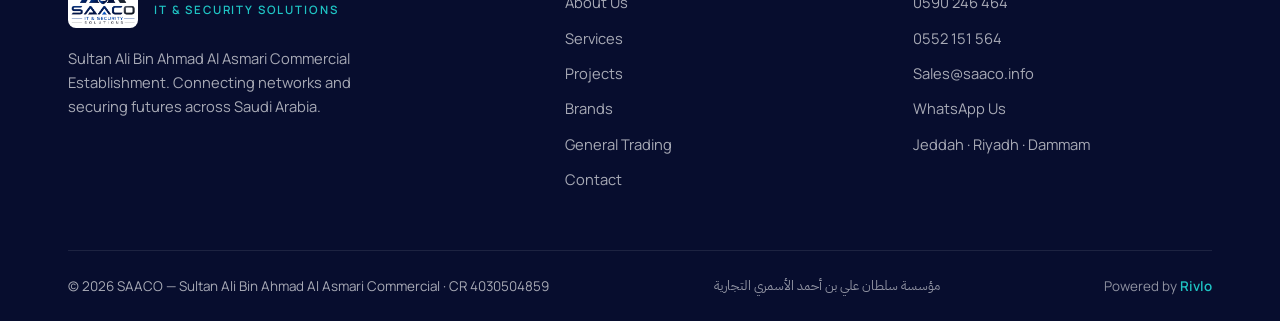
<file: trading.html>
<!DOCTYPE html>
<html lang="en">
<head>
<meta charset="UTF-8" />
<meta name="viewport" content="width=device-width, initial-scale=1.0" />
<title>General Trading — SAACO | Company Profile &amp; Product Catalogue</title>
<meta name="description" content="SAACO General Trading division — company profile and product catalogue — lifting and rigging equipment, height safety, marine safety and packaging materials, supplied across Jeddah, Riyadh and Dammam, Saudi Arabia." />
<link rel="preconnect" href="https://fonts.googleapis.com" />
<link rel="preconnect" href="https://fonts.gstatic.com" crossorigin />
<link href="https://fonts.googleapis.com/css2?family=Sora:wght@400;500;600;700;800&family=Manrope:wght@400;500;600;700&family=IBM+Plex+Sans+Arabic:wght@500;600;700&display=swap" rel="stylesheet" />
<link rel="icon" href="logo.png" type="image/png" />
<link rel="stylesheet" href="css/style.css" />
</head>
<body>

<button class="scroll-top" id="scrollTop" aria-label="Back to top">
  <svg viewBox="0 0 24 24"><path d="M18 15l-6-6-6 6"/></svg>
</button>

<div id="topbar-root"></div>

<!-- ============ TRADING NAV ============ -->
<header id="header" class="tr-nav">
  <div class="wrap">
    <nav>
      <a class="brand" href="trading.html">
        <img class="logo-mark" src="logo.png" alt="SAACO logo" />
        <span class="brand-text"><b>SAACO</b><span>General Trading</span></span>
      </a>
      <a class="btn btn-primary" href="index.html?it=1">IT &amp; Security Site</a>
    </nav>
  </div>
</header>

<!-- ============ PAGE BANNER ============ -->
<section class="page-banner">
  <svg class="page-net" id="pageNet" preserveAspectRatio="xMidYMid slice"></svg>
  <div class="wrap">
    <div class="eyebrow">Company Profile &amp; Product Catalogue</div>
    <h1>SAACO General Trading</h1>
    <p>Trading, supply and general contracting by Sultan Ali Bin Ahmad Al Asmari Commercial Establishment. Browse our company profile and full product catalogue below, or download it as a PDF.</p>
    <ul class="tr-range">
      <li><a href="#page-5">Lifting, Rigging &amp; Height Safety</a></li>
      <li><a href="#page-14">Marine Safety &amp; Accessories</a></li>
      <li><a href="#page-23">Packaging Materials</a></li>
    </ul>
    <div class="tr-actions">
      <a class="btn btn-primary" href="SAACO-Trading-Profile.pdf" download>
        <svg viewBox="0 0 24 24" width="18" height="18" fill="none" stroke="currentColor" stroke-width="2" stroke-linecap="round" stroke-linejoin="round"><path d="M12 3v12"/><path d="M7 11l5 5 5-5"/><path d="M4 20h16"/></svg>
        Download Catalogue
      </a>
      <a class="btn btn-ghost" href="SAACO-Trading-Profile.pdf" target="_blank" rel="noopener">Open in New Tab</a>
    </div>
  </div>
</section>

<!-- ============ PROFILE DOCUMENT ============ -->
<section class="tr-doc">
  <div class="wrap">
    <iframe class="pdf-frame" src="SAACO-Trading-Profile.pdf#view=FitH" title="SAACO General Trading — Company Profile &amp; Product Catalogue"></iframe>
    <!-- phones will not render a PDF in an iframe, so serve the pages as images -->
    <div class="pdf-pages">
      <img id="page-1" src="img/trading/profile-1.jpg" alt="SAACO General Trading profile and product catalogue — page 1" width="1200" height="1697" />
      <img id="page-2" src="img/trading/profile-2.jpg" alt="SAACO General Trading profile and product catalogue — page 2" width="1200" height="1697" loading="lazy" />
      <img id="page-3" src="img/trading/profile-3.jpg" alt="SAACO General Trading profile and product catalogue — page 3" width="1200" height="1697" loading="lazy" />
      <img id="page-4" src="img/trading/profile-4.jpg" alt="SAACO General Trading profile and product catalogue — page 4" width="1200" height="1697" loading="lazy" />
      <img id="page-5" src="img/trading/profile-5.jpg" alt="SAACO General Trading profile and product catalogue — page 5" width="1200" height="1697" loading="lazy" />
      <img id="page-6" src="img/trading/profile-6.jpg" alt="SAACO General Trading profile and product catalogue — page 6" width="1200" height="1697" loading="lazy" />
      <img id="page-7" src="img/trading/profile-7.jpg" alt="SAACO General Trading profile and product catalogue — page 7" width="1200" height="1697" loading="lazy" />
      <img id="page-8" src="img/trading/profile-8.jpg" alt="SAACO General Trading profile and product catalogue — page 8" width="1200" height="1697" loading="lazy" />
      <img id="page-9" src="img/trading/profile-9.jpg" alt="SAACO General Trading profile and product catalogue — page 9" width="1200" height="1697" loading="lazy" />
      <img id="page-10" src="img/trading/profile-10.jpg" alt="SAACO General Trading profile and product catalogue — page 10" width="1200" height="1697" loading="lazy" />
      <img id="page-11" src="img/trading/profile-11.jpg" alt="SAACO General Trading profile and product catalogue — page 11" width="1200" height="1697" loading="lazy" />
      <img id="page-12" src="img/trading/profile-12.jpg" alt="SAACO General Trading profile and product catalogue — page 12" width="1200" height="1697" loading="lazy" />
      <img id="page-13" src="img/trading/profile-13.jpg" alt="SAACO General Trading profile and product catalogue — page 13" width="1200" height="1697" loading="lazy" />
      <img id="page-14" src="img/trading/profile-14.jpg" alt="SAACO General Trading profile and product catalogue — page 14" width="1200" height="1697" loading="lazy" />
      <img id="page-15" src="img/trading/profile-15.jpg" alt="SAACO General Trading profile and product catalogue — page 15" width="1200" height="1697" loading="lazy" />
      <img id="page-16" src="img/trading/profile-16.jpg" alt="SAACO General Trading profile and product catalogue — page 16" width="1200" height="1697" loading="lazy" />
      <img id="page-17" src="img/trading/profile-17.jpg" alt="SAACO General Trading profile and product catalogue — page 17" width="1200" height="1697" loading="lazy" />
      <img id="page-18" src="img/trading/profile-18.jpg" alt="SAACO General Trading profile and product catalogue — page 18" width="1200" height="1697" loading="lazy" />
      <img id="page-19" src="img/trading/profile-19.jpg" alt="SAACO General Trading profile and product catalogue — page 19" width="1200" height="1697" loading="lazy" />
      <img id="page-20" src="img/trading/profile-20.jpg" alt="SAACO General Trading profile and product catalogue — page 20" width="1200" height="1697" loading="lazy" />
      <img id="page-21" src="img/trading/profile-21.jpg" alt="SAACO General Trading profile and product catalogue — page 21" width="1200" height="1697" loading="lazy" />
      <img id="page-22" src="img/trading/profile-22.jpg" alt="SAACO General Trading profile and product catalogue — page 22" width="1200" height="1697" loading="lazy" />
      <img id="page-23" src="img/trading/profile-23.jpg" alt="SAACO General Trading profile and product catalogue — page 23" width="1200" height="1697" loading="lazy" />
      <img id="page-24" src="img/trading/profile-24.jpg" alt="SAACO General Trading profile and product catalogue — page 24" width="1200" height="1697" loading="lazy" />
      <img id="page-25" src="img/trading/profile-25.jpg" alt="SAACO General Trading profile and product catalogue — page 25" width="1200" height="1697" loading="lazy" />
      <div class="pdf-pages-foot">
        <p>Prefer the original document?</p>
        <div class="tr-actions">
          <a class="btn btn-primary" href="SAACO-Trading-Profile.pdf" target="_blank" rel="noopener">Open PDF</a>
          <a class="btn btn-ghost" href="SAACO-Trading-Profile.pdf" download>Download PDF</a>
        </div>
      </div>
    </div>
  </div>
</section>

<div id="footer-root"></div>
<script src="js/shared.js"></script>
<script src="js/main.js"></script>
</body>
</html>
</file>
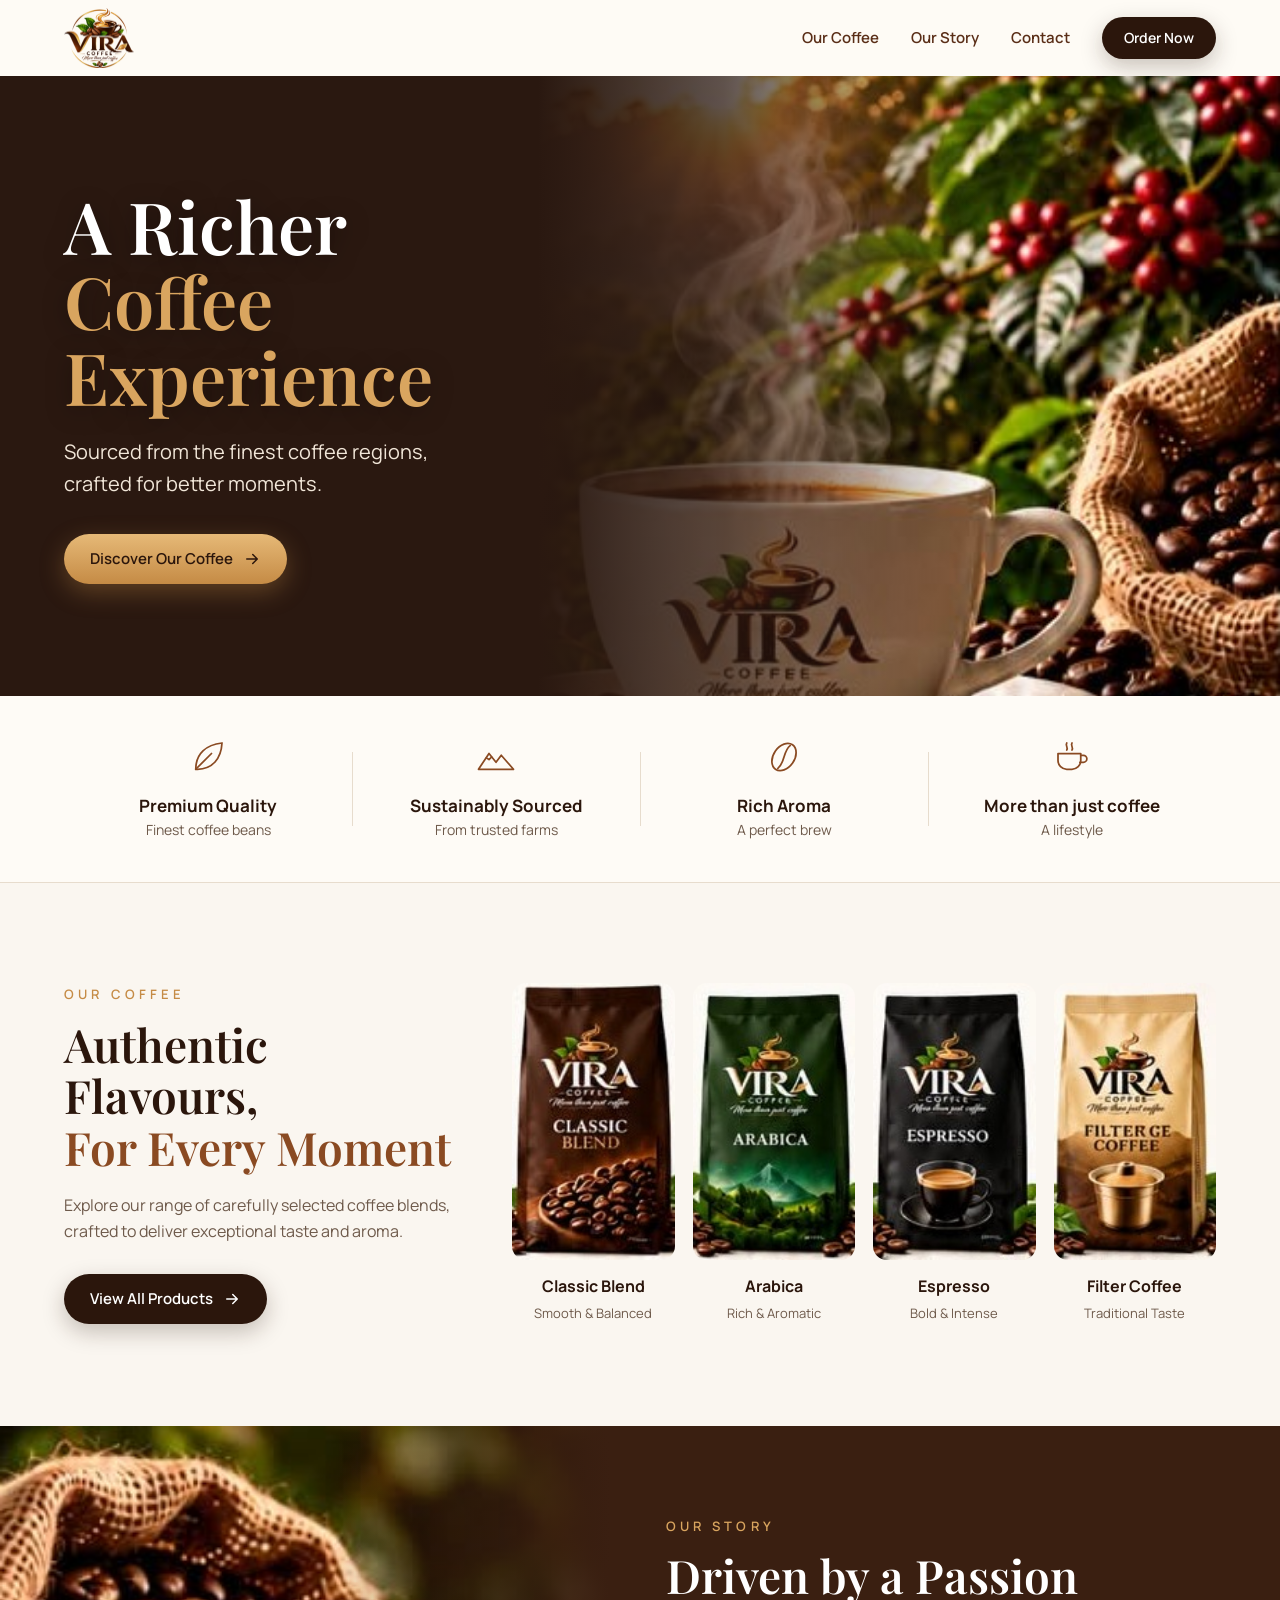
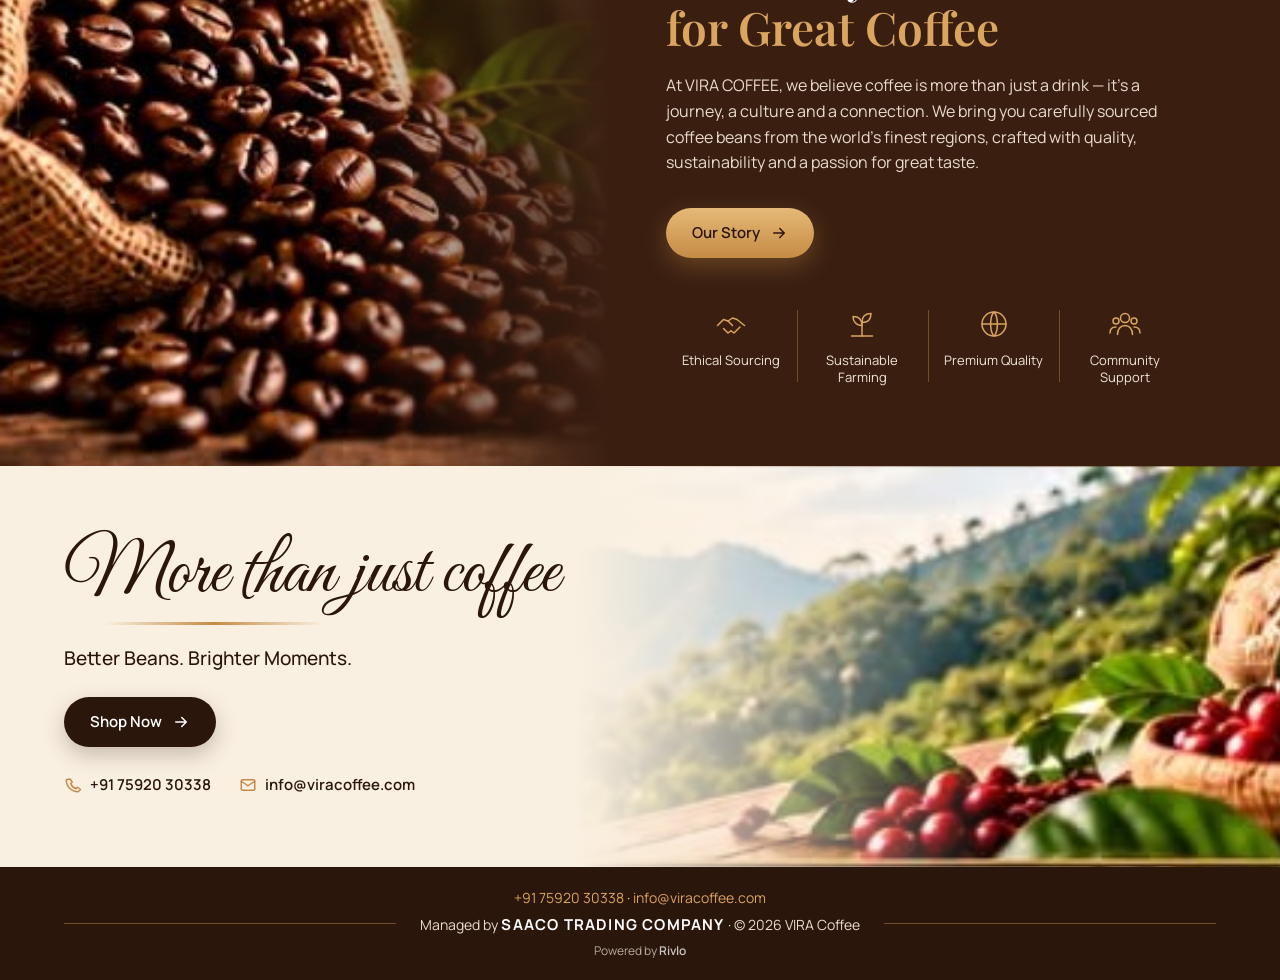
<file: vira.html>
<!DOCTYPE html>
<html lang="en">
<head>
<meta charset="UTF-8" />
<meta name="viewport" content="width=device-width, initial-scale=1.0" />
<title>VIRA Coffee — More than just coffee</title>
<meta name="description" content="VIRA Coffee — carefully selected coffee blends sourced from the finest coffee regions. Classic Blend, Arabica, Espresso and Filter Coffee. Managed by SAACO Trading Company." />
<link rel="preconnect" href="https://fonts.googleapis.com" />
<link rel="preconnect" href="https://fonts.gstatic.com" crossorigin />
<link href="https://fonts.googleapis.com/css2?family=Playfair+Display:wght@500;600;700&family=Great+Vibes&family=Manrope:wght@400;500;600;700&display=swap" rel="stylesheet" />
<link rel="icon" href="img/vira/favicon.png" type="image/png" />
<link rel="stylesheet" href="css/vira.css" />
</head>
<body>

<!-- ============ HEADER ============ -->
<header class="v-header" id="vHeader">
  <div class="v-wrap">
    <a class="v-brand" href="#top"><img src="img/vira/logo.png" alt="VIRA Coffee — More than just coffee" /></a>
    <nav class="v-nav" id="vNav">
      <a href="#coffee">Our Coffee</a>
      <a href="#story">Our Story</a>
      <a href="#contact">Contact</a>
      <a class="v-btn v-btn-dark" href="https://wa.me/917592030338?text=Hello%2C%20I%20would%20like%20to%20order%20VIRA%20Coffee." target="_blank" rel="noopener">Order Now</a>
    </nav>
    <button class="v-menu" id="vMenu" aria-label="Menu" aria-expanded="false"><span></span><span></span><span></span></button>
  </div>
</header>

<!-- ============ HERO ============ -->
<section class="v-hero" id="top">
  <div class="v-hero-img" style="background-image:url('img/vira/hero.jpg')"></div>
  <div class="v-wrap">
    <div class="v-hero-copy">
      <h1 class="reveal">A Richer<br><span class="gold">Coffee Experience</span></h1>
      <p class="reveal d1">Sourced from the finest coffee regions,<br>crafted for better moments.</p>
      <a class="v-btn v-btn-gold reveal d2" href="#coffee">Discover Our Coffee <svg viewBox="0 0 24 24"><path d="M5 12h13M13 6l6 6-6 6"/></svg></a>
    </div>
  </div>
</section>

<!-- ============ FEATURES ============ -->
<section class="v-features">
  <div class="v-wrap">
    <div class="v-feat reveal">
      <svg viewBox="0 0 48 48"><path d="M10 38C10 20 22 10 40 8c-1 18-11 30-28 30z"/><path d="M10 38l18-18"/></svg>
      <b>Premium Quality</b><span>Finest coffee beans</span>
    </div>
    <div class="v-feat reveal d1">
      <svg viewBox="0 0 48 48"><path d="M4 38l12-18 8 10 6-8 14 16z"/><path d="M13 25l3 2 3-3"/></svg>
      <b>Sustainably Sourced</b><span>From trusted farms</span>
    </div>
    <div class="v-feat reveal d2">
      <svg viewBox="0 0 48 48"><ellipse cx="24" cy="24" rx="12" ry="17" transform="rotate(35 24 24)"/><path d="M31 11c-8 6-6 20-14 26"/></svg>
      <b>Rich Aroma</b><span>A perfect brew</span>
    </div>
    <div class="v-feat reveal d3">
      <svg viewBox="0 0 48 48"><path d="M8 20h26v8a10 10 0 0 1-10 10h-6A10 10 0 0 1 8 28z"/><path d="M34 22h3a4 4 0 0 1 0 8h-4"/><path d="M18 8c-2 3 2 5 0 8M24 8c-2 3 2 5 0 8"/></svg>
      <b>More than just coffee</b><span>A lifestyle</span>
    </div>
  </div>
</section>

<!-- ============ OUR COFFEE ============ -->
<section class="v-coffee" id="coffee">
  <div class="v-wrap">
    <div class="v-coffee-copy reveal">
      <div class="v-eyebrow">Our Coffee</div>
      <h2>Authentic Flavours,<br><span class="brown">For Every Moment</span></h2>
      <p>Explore our range of carefully selected coffee blends, crafted to deliver exceptional taste and aroma.</p>
      <a class="v-btn v-btn-dark" href="https://wa.me/917592030338?text=Hello%2C%20I%20would%20like%20to%20see%20the%20full%20VIRA%20Coffee%20range." target="_blank" rel="noopener">View All Products <svg viewBox="0 0 24 24"><path d="M5 12h13M13 6l6 6-6 6"/></svg></a>
    </div>
    <div class="v-products">
      <figure class="v-prod reveal"><img src="img/vira/bag-classic.jpg" alt="VIRA Classic Blend coffee bag" loading="lazy" /><figcaption><b>Classic Blend</b><span>Smooth &amp; Balanced</span></figcaption></figure>
      <figure class="v-prod reveal d1"><img src="img/vira/bag-arabica.jpg" alt="VIRA Arabica coffee bag" loading="lazy" /><figcaption><b>Arabica</b><span>Rich &amp; Aromatic</span></figcaption></figure>
      <figure class="v-prod reveal d2"><img src="img/vira/bag-espresso.jpg" alt="VIRA Espresso coffee bag" loading="lazy" /><figcaption><b>Espresso</b><span>Bold &amp; Intense</span></figcaption></figure>
      <figure class="v-prod reveal d3"><img src="img/vira/bag-filter.jpg" alt="VIRA Filter Coffee bag" loading="lazy" /><figcaption><b>Filter Coffee</b><span>Traditional Taste</span></figcaption></figure>
    </div>
  </div>
</section>

<!-- ============ OUR STORY ============ -->
<section class="v-story" id="story">
  <div class="v-story-img" style="background-image:url('img/vira/beans-sack.jpg')" role="img" aria-label="Coffee beans spilling from a burlap sack"></div>
  <div class="v-story-copy">
    <div class="v-eyebrow reveal">Our Story</div>
    <h2 class="reveal">Driven by a Passion<br><span class="gold">for Great Coffee</span></h2>
    <p class="reveal d1">At VIRA COFFEE, we believe coffee is more than just a drink &mdash; it&rsquo;s a journey, a culture and a connection. We bring you carefully sourced coffee beans from the world&rsquo;s finest regions, crafted with quality, sustainability and a passion for great taste.</p>
    <a class="v-btn v-btn-gold reveal d2" href="#contact">Our Story <svg viewBox="0 0 24 24"><path d="M5 12h13M13 6l6 6-6 6"/></svg></a>
    <div class="v-values reveal d3">
      <div><svg viewBox="0 0 48 48"><path d="M6 26l8-8 6 2 6-4 6 2 10 8"/><path d="M14 30l6 6 4-3 4 3 8-8"/><path d="M20 20l6 6"/></svg><span>Ethical Sourcing</span></div>
      <div><svg viewBox="0 0 48 48"><path d="M24 40V22"/><path d="M24 26c-8 0-12-6-12-12 8 0 12 4 12 12z"/><path d="M24 22c0-8 5-12 12-12 0 7-4 12-12 12z"/><path d="M10 40h28"/></svg><span>Sustainable Farming</span></div>
      <div><svg viewBox="0 0 48 48"><circle cx="24" cy="24" r="16"/><path d="M8 24h32M24 8c-6 6-6 26 0 32M24 8c6 6 6 26 0 32"/></svg><span>Premium Quality</span></div>
      <div><svg viewBox="0 0 48 48"><circle cx="24" cy="16" r="6"/><circle cx="12" cy="20" r="4"/><circle cx="36" cy="20" r="4"/><path d="M14 38c0-7 4-12 10-12s10 5 10 12"/><path d="M4 36c0-5 3-8 8-8M44 36c0-5-3-8-8-8"/></svg><span>Community Support</span></div>
    </div>
  </div>
</section>

<!-- ============ BANNER ============ -->
<section class="v-banner" id="contact">
  <div class="v-banner-img" style="background-image:url('img/vira/banner.jpg')"></div>
  <div class="v-wrap">
    <div class="v-banner-copy reveal">
      <div class="v-script">More than just coffee</div>
      <span class="v-rule"></span>
      <p>Better Beans. Brighter Moments.</p>
      <a class="v-btn v-btn-dark" href="https://wa.me/917592030338?text=Hello%2C%20I%20would%20like%20to%20order%20VIRA%20Coffee." target="_blank" rel="noopener">Shop Now <svg viewBox="0 0 24 24"><path d="M5 12h13M13 6l6 6-6 6"/></svg></a>
      <div class="v-contact">
        <a href="tel:+917592030338"><svg viewBox="0 0 24 24"><path d="M3 5c0 9 7 16 16 16l3-3-4-3-2 2c-3-1-6-4-7-7l2-2-3-4-5 1z"/></svg>+91 75920 30338</a>
        <a href="mailto:info@viracoffee.com"><svg viewBox="0 0 24 24"><rect x="3" y="5" width="18" height="14" rx="2"/><path d="M3 7l9 6 9-6"/></svg>info@viracoffee.com</a>
      </div>
    </div>
  </div>
</section>

<!-- ============ FOOTER ============ -->
<footer class="v-footer">
  <div class="v-wrap">
    <span class="v-line"></span>
    <div class="v-foot-text">
      <p class="v-foot-contact"><a href="tel:+917592030338">+91 75920 30338</a> &middot; <a href="mailto:info@viracoffee.com">info@viracoffee.com</a></p>
      <p>Managed by <b>SAACO TRADING COMPANY</b> &middot; &copy; <span id="vYear"></span> VIRA Coffee</p>
      <p class="v-foot-powered">Powered by <a href="https://rivlo.live/" target="_blank" rel="noopener">Rivlo</a></p>
    </div>
    <span class="v-line"></span>
  </div>
</footer>

<script>
(function() {
  document.getElementById('vYear').textContent = new Date().getFullYear();

  var header = document.getElementById('vHeader');
  var menu = document.getElementById('vMenu');
  var nav = document.getElementById('vNav');
  menu.addEventListener('click', function() {
    var open = nav.classList.toggle('open');
    menu.classList.toggle('open', open);
    menu.setAttribute('aria-expanded', open);
  });
  nav.querySelectorAll('a').forEach(function(a) {
    a.addEventListener('click', function() {
      nav.classList.remove('open');
      menu.classList.remove('open');
      menu.setAttribute('aria-expanded', false);
    });
  });
  window.addEventListener('scroll', function() {
    header.classList.toggle('scrolled', window.scrollY > 10);
  }, { passive: true });

  var items = document.querySelectorAll('.reveal');
  if (!('IntersectionObserver' in window)) {
    items.forEach(function(el) { el.classList.add('in'); });
    return;
  }
  var io = new IntersectionObserver(function(entries) {
    entries.forEach(function(e) {
      if (e.isIntersecting) { e.target.classList.add('in'); io.unobserve(e.target); }
    });
  }, { threshold: 0.12 });
  items.forEach(function(el) { io.observe(el); });
})();
</script>
</body>
</html>
</file>
<file: css/style.css>
:root{
  --navy-900:#070d2e;
  --navy-800:#0a1240;
  --navy-700:#0d1a55;
  --navy-600:#13256e;
  --navy-500:#1c3489;
  --teal:#1fc4c4;
  --teal-bright:#37e0e0;
  --teal-deep:#0e8f8f;
  --ink:#0b1430;
  --slate:#566083;
  --mist:#f4f6fc;
  --mist-2:#eaeef8;
  --white:#ffffff;
  --green:#22c55e;
  --line:rgba(31,196,196,.18);
  --shadow:0 24px 60px -28px rgba(7,13,46,.45);
  --shadow-sm:0 14px 34px -20px rgba(7,13,46,.4);
  --maxw:1200px;
  --ease:cubic-bezier(.22,.61,.36,1);
}

*{box-sizing:border-box;margin:0;padding:0;}
html{scroll-behavior:smooth;}
body{
  font-family:'Manrope',sans-serif;
  color:var(--ink);
  background:var(--mist);
  line-height:1.65;
  -webkit-font-smoothing:antialiased;
  overflow-x:hidden;
}
h1,h2,h3,h4{font-family:'Sora',sans-serif;line-height:1.12;letter-spacing:-.02em;}
.ar{font-family:'IBM Plex Sans Arabic',sans-serif;direction:rtl;}
a{text-decoration:none;color:inherit;}
img{max-width:100%;display:block;}
section{position:relative;}

.wrap{max-width:var(--maxw);margin:0 auto;padding:0 28px;}

.eyebrow{
  display:inline-flex;align-items:center;gap:10px;
  font-family:'Sora',sans-serif;font-size:.72rem;font-weight:600;
  letter-spacing:.22em;text-transform:uppercase;color:var(--teal-deep);
  margin-bottom:18px;
}
.eyebrow::before{content:"";width:26px;height:2px;background:var(--teal);border-radius:2px;}

.btn{
  display:inline-flex;align-items:center;gap:10px;
  font-family:'Sora',sans-serif;font-weight:600;font-size:.92rem;
  padding:14px 26px;border-radius:999px;cursor:pointer;border:none;
  transition:transform .35s var(--ease),box-shadow .35s var(--ease),background .35s var(--ease);
}
.btn-primary{
  background:linear-gradient(130deg,var(--teal-bright) 0%,var(--teal) 55%,var(--teal-deep) 100%);
  color:var(--navy-900);font-weight:700;
  box-shadow:0 8px 28px -8px rgba(31,196,196,.65),inset 0 1px 0 rgba(255,255,255,.28);
  position:relative;overflow:hidden;
}
.btn-primary::after{
  content:"";position:absolute;inset:0;border-radius:inherit;
  background:linear-gradient(135deg,rgba(255,255,255,.18) 0%,transparent 60%);
  pointer-events:none;
}
.btn-primary:hover{transform:translateY(-3px);box-shadow:0 18px 40px -10px rgba(31,196,196,.8);filter:brightness(1.08);}
.btn-ghost{background:transparent;color:var(--white);border:1.5px solid rgba(255,255,255,.3);}
.btn-ghost:hover{border-color:var(--teal);color:var(--teal-bright);transform:translateY(-3px);background:rgba(31,196,196,.06);}
.btn-wa{background:linear-gradient(130deg,#2edb6f,#25d366,#1db954);color:#fff;box-shadow:0 8px 24px -8px rgba(37,211,102,.55);}
.btn-wa:hover{transform:translateY(-3px);box-shadow:0 18px 36px -8px rgba(37,211,102,.72);filter:brightness(1.07);}

/* ============ TOP BAR ============ */
.topbar{
  background:var(--navy-900);color:rgba(255,255,255,.72);
  font-size:.8rem;font-weight:500;
}
.topbar .wrap{display:flex;justify-content:space-between;align-items:center;gap:18px;height:42px;flex-wrap:wrap;}
.topbar a{transition:color .25s;}
.topbar a:hover{color:var(--teal-bright);}
.topbar .tb-group{display:flex;align-items:center;gap:22px;}
.topbar .tb-item{display:inline-flex;align-items:center;gap:7px;}
.topbar svg{width:14px;height:14px;stroke:var(--teal);fill:none;stroke-width:1.7;}
.cr{color:rgba(255,255,255,.42);letter-spacing:.04em;}

/* ============ NAV ============ */
header{position:sticky;top:0;z-index:60;background:rgba(255,255,255,.86);backdrop-filter:blur(14px);border-bottom:1px solid rgba(13,26,85,.07);transition:box-shadow .3s,padding .3s;}
header.scrolled{box-shadow:0 12px 34px -22px rgba(7,13,46,.4);}
nav{display:flex;align-items:center;justify-content:space-between;height:92px;}
.brand{display:flex;align-items:center;gap:16px;}
.logo-mark{width:70px;height:70px;flex:none;border-radius:10px;object-fit:contain;}
.brand-text{display:flex;flex-direction:column;line-height:1;}
.brand-text b{font-family:'Sora',sans-serif;font-weight:800;font-size:1.9rem;letter-spacing:.04em;color:var(--navy-800);}
.brand-text span{font-size:.72rem;letter-spacing:.16em;text-transform:uppercase;color:var(--teal-deep);font-weight:600;margin-top:4px;}
.nav-links{display:flex;align-items:center;gap:36px;}
.nav-links a{font-family:'Sora',sans-serif;font-size:.95rem;font-weight:500;color:var(--navy-800);position:relative;padding:4px 0;}
.nav-links a::after{content:"";position:absolute;left:0;bottom:-3px;width:0;height:2px;background:var(--teal);border-radius:2px;transition:width .3s var(--ease);}
.nav-links a:hover::after{width:100%;}
.nav-links a.active::after{width:100%;}
.nav-cta{display:inline-flex;padding:13px 36px;font-size:.92rem;white-space:nowrap;}
.menu-toggle{display:none;background:none;border:none;cursor:pointer;flex-direction:column;gap:5px;padding:6px;}
.menu-toggle span{width:26px;height:2.4px;background:var(--navy-800);border-radius:2px;transition:.3s;}

/* ============ PAGE BANNER ============ */
.page-banner{background:radial-gradient(120% 130% at 80% -10%,var(--navy-600) 0%,var(--navy-800) 42%,var(--navy-900) 100%);color:#fff;padding:68px 0 56px;position:relative;overflow:hidden;}
.page-banner .page-net{position:absolute;inset:0;opacity:.4;}
.page-banner .wrap{position:relative;z-index:2;}
.page-banner .eyebrow{color:var(--teal-bright);}
.page-banner h1{font-size:clamp(2rem,4vw,3rem);font-weight:800;margin-top:12px;}
.page-banner p{color:rgba(255,255,255,.72);font-size:1.05rem;max-width:560px;margin-top:16px;}

/* ============ HERO ============ */
.hero{position:relative;background:radial-gradient(120% 130% at 80% -10%,var(--navy-600) 0%,var(--navy-800) 42%,var(--navy-900) 100%);color:var(--white);overflow:hidden;}
.hero-net{position:absolute;inset:0;opacity:.5;}
.hero-glow{position:absolute;width:620px;height:620px;border-radius:50%;background:radial-gradient(circle,rgba(31,196,196,.25),transparent 65%);top:-180px;right:-120px;filter:blur(20px);pointer-events:none;}
.hero .wrap{position:relative;z-index:2;display:grid;grid-template-columns:1.1fr .9fr;gap:50px;align-items:center;padding-top:96px;padding-bottom:104px;}
.hero-badge{display:inline-flex;align-items:center;gap:9px;background:rgba(31,196,196,.12);border:1px solid rgba(31,196,196,.3);color:var(--teal-bright);font-family:'Sora',sans-serif;font-size:.74rem;font-weight:600;letter-spacing:.14em;text-transform:uppercase;padding:8px 16px;border-radius:999px;margin-bottom:26px;}
.hero-badge i{width:7px;height:7px;border-radius:50%;background:var(--teal-bright);box-shadow:0 0 0 0 rgba(55,224,224,.7);animation:pulse 2.4s infinite;}
@keyframes pulse{0%{box-shadow:0 0 0 0 rgba(55,224,224,.6);}70%{box-shadow:0 0 0 9px rgba(55,224,224,0);}100%{box-shadow:0 0 0 0 rgba(55,224,224,0);}}
.hero h1{font-size:clamp(2.6rem,5.4vw,4.15rem);font-weight:800;}
.hero h1 .teal{color:var(--teal-bright);}
.hero .lead{font-size:1.08rem;color:rgba(255,255,255,.78);max-width:520px;margin:24px 0 36px;}
.hero-actions{display:flex;gap:16px;flex-wrap:wrap;}
.hero-trust{margin-top:42px;display:flex;align-items:center;gap:22px;flex-wrap:wrap;}
.hero-trust-item{display:flex;align-items:center;gap:8px;font-size:.82rem;color:rgba(255,255,255,.65);}
.hero-trust-item svg{width:16px;height:16px;stroke:var(--teal-bright);fill:none;stroke-width:2;flex:none;}

/* Hex cluster visual */
.hex-cluster{position:relative;height:560px;display:flex;align-items:center;justify-content:center;}
.hexes{position:relative;width:410px;height:490px;}
.hex{position:absolute;width:130px;height:150px;clip-path:polygon(50% 0,100% 25%,100% 75%,50% 100%,0 75%,0 25%);display:flex;flex-direction:column;align-items:center;justify-content:center;gap:6px;text-align:center;color:#fff;background:linear-gradient(150deg,var(--navy-500),var(--navy-700));border:1px solid rgba(31,196,196,.25);box-shadow:0 30px 60px -30px rgba(0,0,0,.7);}
.hex svg{width:30px;height:30px;stroke:var(--teal-bright);fill:none;stroke-width:1.6;}
.hex span{font-family:'Sora',sans-serif;font-size:.68rem;font-weight:600;letter-spacing:.04em;padding:0 8px;}
.hex.h1{top:0;left:0;animation:float 6s ease-in-out infinite;}
.hex.h2{top:0;left:140px;background:linear-gradient(150deg,var(--teal-deep),var(--navy-600));animation:float 6s ease-in-out infinite .5s;}
.hex.h3{top:0;left:280px;animation:float 6s ease-in-out infinite 1s;}
.hex.h4{top:112px;left:70px;background:linear-gradient(150deg,var(--teal),var(--teal-deep));color:var(--navy-900);animation:float 6s ease-in-out infinite 1.5s;}
.hex.h4 svg{stroke:var(--navy-900);}
.hex.h5{top:112px;left:210px;animation:float 6s ease-in-out infinite 2s;}
.hex.h6{top:224px;left:0;background:linear-gradient(150deg,var(--teal-deep),var(--navy-600));animation:float 6s ease-in-out infinite 2.5s;}
.hex.h7{top:224px;left:140px;animation:float 6s ease-in-out infinite 3s;}
.hex.h8{top:224px;left:280px;animation:float 6s ease-in-out infinite 3.5s;}
.hex.h9{top:336px;left:70px;animation:float 6s ease-in-out infinite 4s;}
.hex.h10{top:336px;left:210px;background:linear-gradient(150deg,var(--teal),var(--teal-deep));color:var(--navy-900);animation:float 6s ease-in-out infinite 4.5s;}
.hex.h10 svg{stroke:var(--navy-900);}
@keyframes float{0%,100%{transform:translateY(0);}50%{transform:translateY(-12px);}}

/* ============ STATS STRIP ============ */
.stats{background:var(--navy-800);color:#fff;}
.stats .wrap{display:grid;grid-template-columns:repeat(4,1fr);gap:24px;padding:44px 28px;}
.stat{text-align:center;position:relative;}
.stat:not(:last-child)::after{content:"";position:absolute;right:-12px;top:14%;height:72%;width:1px;background:rgba(255,255,255,.12);}
.stat b{display:block;font-family:'Sora',sans-serif;font-size:2.4rem;font-weight:800;color:var(--teal-bright);}
.stat span{font-size:.82rem;letter-spacing:.06em;text-transform:uppercase;color:rgba(255,255,255,.62);}

/* ============ GENERIC SECTION HEAD ============ */
.sec-pad{padding:88px 0;}
.sec-head{max-width:680px;margin-bottom:54px;}
.sec-head h2{font-size:clamp(1.9rem,3.6vw,2.7rem);font-weight:700;color:var(--navy-800);}
.sec-head p{margin-top:18px;color:var(--slate);font-size:1.04rem;}
.sec-head.center{margin-left:auto;margin-right:auto;text-align:center;}
.sec-head.center .eyebrow{justify-content:center;}

/* ============ ABOUT ============ */
.about-grid{display:grid;grid-template-columns:1fr 1fr;gap:64px;align-items:center;}
.about-copy p{color:var(--slate);margin-bottom:18px;font-size:1.03rem;}
.about-copy .lead-p{color:var(--ink);font-size:1.12rem;font-weight:500;}
.pillars{display:grid;grid-template-columns:1fr 1fr;gap:18px;margin-top:30px;}
.pillar{background:var(--white);border:1px solid var(--mist-2);border-radius:16px;padding:22px;box-shadow:var(--shadow-sm);transition:transform .35s var(--ease),box-shadow .35s var(--ease);}
.pillar:hover{transform:translateY(-5px);box-shadow:var(--shadow);}
.pillar svg{width:30px;height:30px;stroke:var(--teal-deep);fill:none;stroke-width:1.7;margin-bottom:12px;}
.pillar b{display:block;font-family:'Sora',sans-serif;font-size:1rem;color:var(--navy-800);margin-bottom:5px;}
.pillar span{font-size:.86rem;color:var(--slate);}

.about-visual{position:relative;border-radius:24px;overflow:hidden;background:radial-gradient(130% 120% at 20% 0%,var(--navy-600),var(--navy-900));min-height:440px;color:#fff;padding:42px;display:flex;flex-direction:column;justify-content:space-between;box-shadow:var(--shadow);}
.about-visual .net2{position:absolute;inset:0;opacity:.4;}
.av-top{position:relative;z-index:2;}
.av-top .mono{font-family:'Sora',sans-serif;font-size:.74rem;letter-spacing:.2em;text-transform:uppercase;color:var(--teal-bright);}
.av-top h3{font-size:1.9rem;font-weight:700;margin-top:14px;}
.av-list{position:relative;z-index:2;display:flex;flex-direction:column;gap:14px;}
.av-list div{display:flex;align-items:center;gap:13px;font-size:.96rem;color:rgba(255,255,255,.85);}
.av-list svg{width:20px;height:20px;stroke:var(--teal-bright);fill:none;stroke-width:2;flex:none;}

/* ============ HOW WE WORK ============ */
.process{background:var(--white);}
.process-steps{display:grid;grid-template-columns:repeat(4,1fr);gap:0;position:relative;}
.process-steps::before{content:"";position:absolute;top:52px;left:12.5%;right:12.5%;height:2px;background:linear-gradient(90deg,var(--teal),var(--teal-deep));z-index:0;}
.step{display:flex;flex-direction:column;align-items:center;text-align:center;padding:0 18px;position:relative;z-index:1;}
.step-num{width:52px;height:52px;border-radius:50%;background:linear-gradient(135deg,var(--teal),var(--teal-deep));color:var(--navy-900);font-family:'Sora',sans-serif;font-weight:800;font-size:1.1rem;display:flex;align-items:center;justify-content:center;box-shadow:0 8px 24px -8px rgba(31,196,196,.7);margin-bottom:22px;border:3px solid #fff;}
.step h4{font-size:1.06rem;font-weight:600;color:var(--navy-800);margin-bottom:10px;}
.step p{font-size:.88rem;color:var(--slate);}

/* ============ SERVICES ============ */
.services{background:linear-gradient(180deg,var(--mist) 0%,var(--mist-2) 100%);}
.svc-grid{display:grid;grid-template-columns:repeat(3,1fr);gap:24px;}
.svc{background:var(--white);border:1px solid var(--mist-2);border-radius:20px;padding:34px 30px;position:relative;overflow:hidden;transition:transform .4s var(--ease),box-shadow .4s var(--ease),border-color .4s;}
.svc::before{content:"";position:absolute;top:0;left:0;width:100%;height:3px;background:linear-gradient(90deg,var(--teal),var(--teal-deep));transform:scaleX(0);transform-origin:left;transition:transform .45s var(--ease);}
.svc:hover{transform:translateY(-8px);box-shadow:var(--shadow);border-color:transparent;}
.svc:hover::before{transform:scaleX(1);}
.svc-num{position:absolute;top:22px;right:26px;font-family:'Sora',sans-serif;font-weight:800;font-size:2.6rem;color:rgba(13,26,85,.06);line-height:1;}
.svc-ic{width:62px;height:70px;clip-path:polygon(50% 0,100% 25%,100% 75%,50% 100%,0 75%,0 25%);background:linear-gradient(150deg,var(--navy-600),var(--navy-800));display:flex;align-items:center;justify-content:center;margin-bottom:22px;transition:background .4s;}
.svc:hover .svc-ic{background:linear-gradient(150deg,var(--teal),var(--teal-deep));}
.svc-ic svg{width:30px;height:30px;stroke:var(--teal-bright);fill:none;stroke-width:1.6;transition:stroke .4s;}
.svc:hover .svc-ic svg{stroke:var(--navy-900);}
.svc h3{font-size:1.18rem;font-weight:600;color:var(--navy-800);margin-bottom:11px;}
.svc p{font-size:.92rem;color:var(--slate);}

/* ============ INDUSTRIES ============ */
.industries{background:var(--white);}
.ind-grid{display:grid;grid-template-columns:repeat(4,1fr);gap:20px;}
.ind{border-radius:20px;overflow:hidden;position:relative;min-height:200px;display:flex;flex-direction:column;justify-content:flex-end;padding:26px;cursor:default;transition:transform .4s var(--ease),box-shadow .4s var(--ease);}
.ind:hover{transform:translateY(-6px);box-shadow:var(--shadow);}
.ind-bg{position:absolute;inset:0;z-index:0;}
.ind:nth-child(1) .ind-bg{background:linear-gradient(150deg,#0a1240,#1c3489);}
.ind:nth-child(2) .ind-bg{background:linear-gradient(150deg,#0e4f4f,#0e8f8f);}
.ind:nth-child(3) .ind-bg{background:linear-gradient(150deg,#1c3489,#37e0e0);}
.ind:nth-child(4) .ind-bg{background:linear-gradient(150deg,#070d2e,#13256e);}
.ind-pat{position:absolute;inset:0;z-index:1;opacity:.12;}
.ind-content{position:relative;z-index:2;color:#fff;}
.ind-ic{width:48px;height:48px;border-radius:12px;background:rgba(255,255,255,.12);border:1px solid rgba(255,255,255,.2);display:flex;align-items:center;justify-content:center;margin-bottom:16px;}
.ind-ic svg{width:24px;height:24px;stroke:var(--teal-bright);fill:none;stroke-width:1.7;}
.ind-content h4{font-size:1.1rem;font-weight:600;margin-bottom:6px;}
.ind-content p{font-size:.82rem;color:rgba(255,255,255,.72);}

/* ============ PROJECT GALLERY ============ */
.gallery{background:var(--navy-900);}
.gallery .sec-head h2{color:#fff;}
.gallery .sec-head p{color:rgba(255,255,255,.6);}
.gallery .eyebrow{color:var(--teal-bright);}

.gallery-grid{
  display:grid;
  grid-template-columns:repeat(3,1fr);
  grid-template-rows:290px 255px 290px 255px 290px;
  gap:14px;
}
.gcard{border-radius:20px;overflow:hidden;position:relative;cursor:default;}
.gcard:nth-child(1){grid-column:1/3;grid-row:1;}
.gcard:nth-child(2){grid-column:3;grid-row:1/3;}
.gcard:nth-child(3){grid-column:1;grid-row:2;}
.gcard:nth-child(4){grid-column:2;grid-row:2;}
.gcard:nth-child(5){grid-column:1/3;grid-row:3;}
.gcard:nth-child(6){grid-column:3;grid-row:3;}
.gcard:nth-child(7){grid-column:1;grid-row:4;}
.gcard:nth-child(8){grid-column:2/4;grid-row:4;}
.gcard:nth-child(9){grid-column:1/3;grid-row:5;}
.gcard:nth-child(10){grid-column:3;grid-row:5;}

.gcard-inner{position:relative;width:100%;height:100%;overflow:hidden;display:flex;flex-direction:column;justify-content:flex-end;}
.gcard-inner img{position:absolute;inset:0;width:100%;height:100%;object-fit:cover;object-position:center;transition:transform .75s cubic-bezier(.25,.46,.45,.94);}
.gcard:hover .gcard-inner img{transform:scale(1.09);}

.gcard-overlay{
  position:absolute;inset:0;z-index:1;
  background:linear-gradient(to bottom,rgba(7,13,46,0) 0%,rgba(7,13,46,.18) 40%,rgba(7,13,46,.72) 68%,rgba(7,13,46,.96) 100%);
  transition:opacity .4s;
}

.gcard-num{
  position:absolute;top:16px;right:16px;z-index:3;
  font-family:'Sora',sans-serif;font-weight:700;font-size:.7rem;letter-spacing:.1em;
  background:rgba(7,13,46,.55);backdrop-filter:blur(8px);border:1px solid rgba(255,255,255,.18);
  color:rgba(255,255,255,.75);padding:4px 11px;border-radius:999px;
}

.gcard-content{position:relative;z-index:2;padding:22px 24px;transform:translateY(0);transition:transform .4s var(--ease);}
.gcard:hover .gcard-content{transform:translateY(-5px);}

.gcard-cat{
  display:inline-flex;align-items:center;gap:6px;
  background:var(--teal);color:var(--navy-900);
  font-family:'Sora',sans-serif;font-size:.66rem;font-weight:700;letter-spacing:.15em;text-transform:uppercase;
  padding:5px 12px;border-radius:999px;margin-bottom:10px;
  box-shadow:0 4px 14px -4px rgba(31,196,196,.6);
}
.gcard-cat i{width:5px;height:5px;border-radius:50%;background:var(--navy-900);flex:none;}

.gcard-content h4{
  font-family:'Sora',sans-serif;font-size:1.06rem;font-weight:600;
  color:#fff;line-height:1.3;text-shadow:0 2px 10px rgba(0,0,0,.6);
}
.gcard-desc{
  font-size:.84rem;color:rgba(255,255,255,.78);line-height:1.55;
  margin-top:8px;max-height:0;overflow:hidden;opacity:0;
  transition:max-height .45s var(--ease),opacity .4s var(--ease);
}
.gcard:hover .gcard-desc{max-height:72px;opacity:1;}

.gcard::after{
  content:"";position:absolute;bottom:0;left:0;right:0;height:3px;z-index:4;
  background:linear-gradient(90deg,var(--teal),var(--teal-bright));
  transform:scaleX(0);transform-origin:left;
  transition:transform .5s var(--ease);
  border-radius:0 0 20px 20px;
}
.gcard:hover::after{transform:scaleX(1);}

.gallery-note{text-align:center;margin-top:36px;color:rgba(255,255,255,.45);font-size:.9rem;}
.gallery-note a{color:var(--teal-bright);font-weight:600;text-decoration:underline;text-underline-offset:3px;}

/* ============ TESTIMONIALS ============ */
.testimonials{background:var(--white);}
.testi-grid{display:grid;grid-template-columns:repeat(3,1fr);gap:24px;}
.tcard{background:var(--mist);border:1px solid var(--mist-2);border-radius:20px;padding:32px;position:relative;transition:transform .4s var(--ease),box-shadow .4s var(--ease);}
.tcard:hover{transform:translateY(-6px);box-shadow:var(--shadow);}
.tcard-quote{font-size:3rem;font-family:'Sora',sans-serif;color:var(--teal);line-height:1;margin-bottom:12px;}
.tcard p{color:var(--slate);font-size:.96rem;line-height:1.7;margin-bottom:22px;}
.tcard-author{display:flex;align-items:center;gap:14px;}
.tcard-av{width:44px;height:44px;border-radius:50%;background:linear-gradient(135deg,var(--navy-600),var(--teal-deep));display:flex;align-items:center;justify-content:center;font-family:'Sora',sans-serif;font-weight:700;font-size:.92rem;color:#fff;flex:none;}
.tcard-info b{display:block;font-family:'Sora',sans-serif;font-size:.94rem;color:var(--navy-800);}
.tcard-info span{font-size:.82rem;color:var(--slate);}
.tcard-stars{display:flex;gap:3px;margin-bottom:16px;}
.tcard-stars svg{width:16px;height:16px;fill:#f59e0b;stroke:none;}

/* ============ BRANDS ============ */
.brands .sec-head{margin-bottom:40px;}
.brand-grid{display:grid;grid-template-columns:repeat(5,1fr);gap:18px;}
.brand-cell{display:flex;align-items:center;justify-content:center;background:var(--white);border:1px solid var(--mist-2);border-radius:14px;height:104px;transition:transform .35s var(--ease),box-shadow .35s var(--ease),border-color .3s;}
.brand-cell:hover{transform:translateY(-5px);box-shadow:var(--shadow-sm);border-color:rgba(31,196,196,.3);}
.brand-cell b{font-family:'Sora',sans-serif;font-weight:700;font-size:1.18rem;letter-spacing:.02em;color:var(--navy-700);}
.brand-logo{max-width:120px;max-height:50px;object-fit:contain;}
.brand-cell b em{font-style:normal;color:var(--teal-deep);}

/* ============ BRANDS TICKER ============ */
.brands-ticker-sec{overflow:hidden;}
.ticker-outer{width:100%;overflow:hidden;padding:8px 0;mask-image:linear-gradient(to right,transparent 0%,black 10%,black 90%,transparent 100%);-webkit-mask-image:linear-gradient(to right,transparent 0%,black 10%,black 90%,transparent 100%);}
.ticker-track{display:flex;gap:20px;width:max-content;animation:ticker 32s linear infinite;}
.ticker-track:hover{animation-play-state:paused;}
.ticker-item{flex:0 0 auto;background:var(--white);border:1px solid var(--mist-2);border-radius:14px;width:170px;height:90px;display:flex;align-items:center;justify-content:center;padding:16px 24px;}
.ticker-item img{max-width:110px;max-height:50px;object-fit:contain;filter:grayscale(20%);transition:filter .3s;}
.ticker-item:hover img{filter:grayscale(0%);}
@keyframes ticker{0%{transform:translateX(0);}100%{transform:translateX(-50%);}}

/* ============ CONTACT ============ */
.contact{background:linear-gradient(160deg,var(--navy-800),var(--navy-900));color:#fff;overflow:hidden;}
.contact .net4{position:absolute;inset:0;opacity:.3;}
.contact .wrap{position:relative;z-index:2;}
.contact-grid{display:grid;grid-template-columns:1fr 1fr;gap:60px;align-items:start;}
.contact .eyebrow{color:var(--teal-bright);}
.contact h2{font-size:clamp(1.9rem,3.6vw,2.7rem);font-weight:700;}
.contact .lead{color:rgba(255,255,255,.74);margin-top:18px;font-size:1.05rem;max-width:460px;}
.ct-list{margin-top:38px;display:flex;flex-direction:column;gap:22px;}
.ct-item{display:flex;gap:18px;align-items:flex-start;}
.ct-ic{width:48px;height:48px;flex:none;border-radius:13px;background:rgba(31,196,196,.12);border:1px solid rgba(31,196,196,.3);display:flex;align-items:center;justify-content:center;}
.ct-ic svg{width:21px;height:21px;stroke:var(--teal-bright);fill:none;stroke-width:1.8;}
.ct-ic svg[fill="currentColor"]{fill:var(--teal-bright);stroke:none;}
.ct-item .t b{display:block;font-family:'Sora',sans-serif;font-size:.74rem;letter-spacing:.16em;text-transform:uppercase;color:var(--teal-bright);margin-bottom:5px;}
.ct-item .t a,.ct-item .t span{display:block;color:rgba(255,255,255,.9);font-size:1rem;}
.ct-item .t a:hover{color:var(--teal-bright);}

.contact-card{background:rgba(255,255,255,.04);border:1px solid rgba(255,255,255,.1);border-radius:22px;padding:36px;backdrop-filter:blur(6px);}
.contact-card h3{font-size:1.3rem;margin-bottom:6px;}
.contact-card p.sub{color:rgba(255,255,255,.6);font-size:.92rem;margin-bottom:26px;}
.field{margin-bottom:18px;}
.field label{display:block;font-family:'Sora',sans-serif;font-size:.78rem;letter-spacing:.06em;text-transform:uppercase;color:rgba(255,255,255,.6);margin-bottom:8px;}
.field input,.field textarea,.field select{width:100%;background:rgba(255,255,255,.06);border:1px solid rgba(255,255,255,.14);border-radius:11px;padding:13px 15px;color:#fff;font-family:'Manrope',sans-serif;font-size:.95rem;transition:border-color .3s,background .3s;}
.field select{appearance:none;cursor:pointer;}
.field select option{background:var(--navy-800);color:#fff;}
.field input:focus,.field textarea:focus,.field select:focus{outline:none;border-color:var(--teal);background:rgba(31,196,196,.06);}
.field input::placeholder,.field textarea::placeholder{color:rgba(255,255,255,.4);}
.form-btns{display:grid;grid-template-columns:1fr 1fr;gap:12px;margin-top:6px;}
.form-btns .btn{width:100%;justify-content:center;}
.form-note{font-size:.78rem;color:rgba(255,255,255,.45);margin-top:14px;text-align:center;}

/* ============ FOOTER ============ */
footer{background:var(--navy-900);color:rgba(255,255,255,.65);padding:60px 0 0;}
.foot-top{display:grid;grid-template-columns:1.5fr 1fr 1fr;gap:48px;padding-bottom:48px;border-bottom:1px solid rgba(255,255,255,.09);}
.foot-brand .brand-text b{color:#fff;}
.foot-brand p{margin-top:18px;font-size:.92rem;max-width:320px;}
.foot-col h4{font-family:'Sora',sans-serif;color:#fff;font-size:.82rem;letter-spacing:.14em;text-transform:uppercase;margin-bottom:18px;}
.foot-col a,.foot-col span{display:block;font-size:.92rem;margin-bottom:11px;transition:color .25s;}
.foot-col a:hover{color:var(--teal-bright);}
.foot-bottom{padding:24px 0;display:flex;justify-content:space-between;align-items:center;gap:14px;flex-wrap:wrap;font-size:.84rem;}
.foot-bottom .ar{color:rgba(255,255,255,.55);}
.foot-bottom .powered{color:rgba(255,255,255,.55);}
.foot-bottom .powered a{color:var(--teal);font-weight:600;text-decoration:none;}
.foot-bottom .powered a:hover{text-decoration:underline;}

/* ============ WHATSAPP FAB ============ */
.wa-fab{position:fixed;bottom:28px;right:28px;z-index:999;width:58px;height:58px;border-radius:50%;background:#25d366;display:flex;align-items:center;justify-content:center;box-shadow:0 8px 28px -6px rgba(37,211,102,.7);text-decoration:none;transition:transform .3s var(--ease),box-shadow .3s var(--ease);}
.wa-fab:hover{transform:scale(1.1) translateY(-3px);box-shadow:0 14px 36px -8px rgba(37,211,102,.8);}
.wa-fab svg{width:30px;height:30px;fill:#fff;}
.wa-fab-tooltip{position:absolute;right:calc(100% + 12px);top:50%;transform:translateY(-50%);background:var(--navy-900);color:#fff;font-family:'Sora',sans-serif;font-size:.78rem;font-weight:600;white-space:nowrap;padding:7px 14px;border-radius:8px;opacity:0;pointer-events:none;transition:opacity .25s;}
.wa-fab:hover .wa-fab-tooltip{opacity:1;}
.scroll-top{position:fixed;bottom:28px;left:28px;z-index:999;width:44px;height:44px;border-radius:50%;background:var(--navy-700);border:1px solid rgba(31,196,196,.35);display:flex;align-items:center;justify-content:center;cursor:pointer;opacity:0;pointer-events:none;transform:translateY(12px);transition:opacity .3s,transform .3s,background .3s,box-shadow .3s;box-shadow:0 6px 20px -6px rgba(7,13,46,.5);}
.scroll-top.visible{opacity:1;pointer-events:auto;transform:translateY(0);}
.scroll-top:hover{background:var(--teal);box-shadow:0 8px 24px -6px rgba(31,196,196,.65);transform:translateY(-3px);}
.scroll-top svg{width:20px;height:20px;stroke:#fff;fill:none;stroke-width:2.5;}

/* ============ REVEAL ANIMATION ============ */
.reveal{opacity:0;transform:translateY(28px);transition:opacity .8s var(--ease),transform .8s var(--ease);}
.reveal.in{opacity:1;transform:none;}
.reveal.d1{transition-delay:.08s;}.reveal.d2{transition-delay:.16s;}.reveal.d3{transition-delay:.24s;}
.reveal.d4{transition-delay:.32s;}.reveal.d5{transition-delay:.4s;}.reveal.d6{transition-delay:.48s;}

/* ============ DIVISION GATE ============ */
.gate{
  position:fixed;inset:0;z-index:2000;
  display:flex;align-items:center;justify-content:center;
  padding:34px 24px;overflow-y:auto;
  background:linear-gradient(155deg,var(--navy-900) 0%,var(--navy-700) 55%,var(--navy-800) 100%);
  opacity:0;visibility:hidden;pointer-events:none;
  transition:opacity .5s var(--ease),visibility .5s var(--ease);
}
html.gate-on .gate{opacity:1;visibility:visible;pointer-events:auto;}
html.gate-on,html.gate-on body{overflow:hidden;}
.gate::before{
  content:"";position:absolute;inset:0;
  background:radial-gradient(60% 55% at 50% 0%,rgba(31,196,196,.18) 0%,transparent 70%);
  pointer-events:none;
}
.gate-inner{position:relative;z-index:2;width:100%;max-width:860px;margin:auto;text-align:center;}
.gate-logo{width:96px;height:96px;object-fit:contain;margin:0 auto 24px;border-radius:16px;background:#fff;padding:8px;}
.gate h1{color:#fff;font-size:clamp(1.7rem,4vw,2.5rem);font-weight:800;}
.gate-sub{color:rgba(255,255,255,.62);font-size:1rem;margin:14px 0 36px;}
.gate-cards{display:grid;grid-template-columns:1fr 1fr;gap:20px;}
.gate-card{
  display:flex;flex-direction:column;align-items:center;gap:11px;
  padding:36px 26px;border-radius:20px;cursor:pointer;text-align:center;
  background:rgba(255,255,255,.045);border:1px solid rgba(31,196,196,.28);
  -webkit-backdrop-filter:blur(8px);backdrop-filter:blur(8px);
  color:#fff;font-family:inherit;font-size:1rem;
  transition:transform .35s var(--ease),border-color .35s,background .35s,box-shadow .35s;
}
.gate-card:hover,.gate-card:focus-visible{
  transform:translateY(-6px);border-color:var(--teal);
  background:rgba(31,196,196,.09);box-shadow:0 22px 48px -20px rgba(31,196,196,.6);outline:none;
}
.gate-ic{
  width:60px;height:60px;border-radius:16px;display:flex;align-items:center;justify-content:center;
  background:rgba(31,196,196,.14);border:1px solid rgba(31,196,196,.32);
}
.gate-ic svg{width:28px;height:28px;stroke:var(--teal);fill:none;stroke-width:1.7;stroke-linecap:round;stroke-linejoin:round;}
.gate-card b{font-family:'Sora',sans-serif;font-size:1.14rem;font-weight:700;letter-spacing:-.01em;}
.gate-desc{color:rgba(255,255,255,.6);font-size:.87rem;line-height:1.5;max-width:270px;}
.gate-go{
  display:inline-flex;align-items:center;gap:7px;margin-top:6px;color:var(--teal-bright);
  font-family:'Sora',sans-serif;font-size:.76rem;font-weight:600;letter-spacing:.1em;text-transform:uppercase;
}
.gate-go svg{width:16px;height:16px;stroke:currentColor;fill:none;stroke-width:2;stroke-linecap:round;stroke-linejoin:round;transition:transform .3s var(--ease);}
.gate-card:hover .gate-go svg{transform:translateX(4px);}

/* ============ TRADING PAGE ============ */
.tr-nav nav{justify-content:space-between;gap:18px;}
.tr-nav .brand-text span{color:var(--teal-deep);}
.tr-actions{display:flex;gap:16px;flex-wrap:wrap;margin-top:28px;}
.tr-range{list-style:none;display:flex;flex-wrap:wrap;gap:10px;margin-top:22px;padding:0;}
.tr-range a{display:inline-block;padding:8px 16px;border-radius:999px;border:1px solid rgba(255,255,255,.22);color:#fff;font-size:.86rem;font-weight:600;text-decoration:none;transition:border-color .2s var(--ease),background .2s var(--ease);}
.tr-range a:hover{border-color:var(--teal);background:rgba(31,196,196,.12);}
.pdf-pages img{scroll-margin-top:16px;}
.tr-doc{background:var(--mist);padding:52px 0 68px;}
.pdf-frame{width:100%;height:min(84vh,1040px);border:0;border-radius:16px;background:#fff;box-shadow:var(--shadow);}
.pdf-pages{display:none;}
.pdf-pages img{width:100%;height:auto;border-radius:12px;box-shadow:var(--shadow-sm);background:#fff;margin-bottom:16px;}
.pdf-pages-foot{text-align:center;padding-top:14px;}
.pdf-pages-foot p{color:var(--slate);font-size:.92rem;margin-bottom:16px;}
.pdf-pages-foot .tr-actions{justify-content:center;margin-top:0;}
/* .btn-ghost is built for dark grounds — restate it for this light section */
.pdf-pages .btn-ghost{color:var(--navy-700);border-color:rgba(13,26,85,.2);}
.pdf-pages .btn-ghost:hover{color:var(--teal-deep);border-color:var(--teal);}

/* ============ RESPONSIVE ============ */
@media(max-width:980px){
  .sec-pad{padding:68px 0;}
  .hero .wrap{grid-template-columns:1fr;padding-top:56px;padding-bottom:64px;}
  .hex-cluster{order:-1;height:260px;margin-bottom:10px;overflow:hidden;width:100%;}
  .hexes{transform:scale(0.82);transform-origin:top center;height:232px;}
  .hex.h5,.hex.h6,.hex.h7,.hex.h8,.hex.h9,.hex.h10{display:none;}
  .about-grid,.contact-grid{grid-template-columns:1fr;gap:42px;}
  .svc-grid{grid-template-columns:repeat(2,1fr);}
  .stats .wrap{grid-template-columns:repeat(2,1fr);gap:30px 16px;}
  .stat:nth-child(2)::after{display:none;}
  .brand-grid{grid-template-columns:repeat(3,1fr);}
  .foot-top{grid-template-columns:1fr 1fr;}
  .process-steps{grid-template-columns:repeat(2,1fr);gap:40px;}
  .process-steps::before{display:none;}
  .ind-grid{grid-template-columns:repeat(2,1fr);}
  .gallery-grid{grid-template-columns:1fr 1fr;grid-template-rows:240px 220px 200px 240px 220px 240px 200px;}
  .gcard:nth-child(1){grid-column:1/3;grid-row:1;}
  .gcard:nth-child(2){grid-column:1;grid-row:2;}
  .gcard:nth-child(3){grid-column:2;grid-row:2;}
  .gcard:nth-child(4){grid-column:1;grid-row:3;}
  .gcard:nth-child(5){grid-column:1/3;grid-row:4;}
  .gcard:nth-child(6){grid-column:2;grid-row:3;}
  .gcard:nth-child(7){grid-column:1;grid-row:5;}
  .gcard:nth-child(8){grid-column:2;grid-row:5;}
  .gcard:nth-child(9){grid-column:1/3;grid-row:6;}
  .gcard:nth-child(10){grid-column:1;grid-row:7;}
  .testi-grid{grid-template-columns:1fr;}
}
@media(max-width:900px){
  /* mobile browsers refuse to render PDFs in an iframe — show the pages as images */
  .pdf-frame{display:none;}
  .pdf-pages{display:block;}
}
@media(max-width:680px){
  .gate{padding:26px 18px;align-items:flex-start;}
  .gate-logo{width:76px;height:76px;margin-bottom:18px;}
  .gate-sub{font-size:.88rem;margin:11px 0 24px;}
  .gate-cards{grid-template-columns:1fr;gap:14px;}
  .gate-card{padding:24px 20px;gap:9px;}
  .gate-ic{width:52px;height:52px;border-radius:14px;}
  .gate-ic svg{width:24px;height:24px;}
  .gate-card b{font-size:1.02rem;}
  .gate-desc{font-size:.82rem;}
  .tr-nav nav{height:auto;padding:16px 0;gap:12px;}
  .tr-nav .logo-mark{width:50px;height:50px;}
  .tr-nav .brand-text b{font-size:1.25rem;}
  .tr-nav .brand-text span{font-size:.6rem;letter-spacing:.12em;}
  .tr-nav .brand{gap:10px;}
  .tr-nav .btn{padding:11px 15px;font-size:.78rem;white-space:nowrap;}
  .tr-actions .btn{width:100%;justify-content:center;}
  .tr-doc{padding:38px 0 48px;}
  .nav-links{display:none;}
  .menu-toggle{display:flex;}
  .topbar .wrap{height:auto;padding:8px 0;row-gap:4px;justify-content:center;text-align:center;}
  .topbar .tb-group{gap:14px;justify-content:center;flex-wrap:wrap;}
  .topbar .tb-group.secondary .cr{display:none;}
  .nav-links.open{display:flex;position:absolute;top:92px;left:0;right:0;flex-direction:column;background:#fff;padding:22px 28px;gap:18px;box-shadow:var(--shadow);border-top:1px solid var(--mist-2);}
  .nav-links.open .nav-cta{display:none;}
  .sec-pad{padding:52px 0;}
  .sec-head{margin-bottom:36px;}
  .gallery-grid{grid-template-rows:repeat(10,200px);}
  .stats .wrap{padding:32px 20px;}
  .svc-grid{grid-template-columns:1fr;}
  .pillars{grid-template-columns:1fr;}
  .brand-grid{grid-template-columns:repeat(2,1fr);}
  .foot-top{grid-template-columns:1fr;gap:34px;}
  .stat:nth-child(odd)::after{display:none;}
  .wrap{padding:0 20px;}
  .process-steps{grid-template-columns:1fr;}
  .ind-grid{grid-template-columns:1fr 1fr;}
  .gallery-grid{grid-template-columns:1fr;grid-template-rows:repeat(10,220px);}
  .gcard:nth-child(n){grid-column:1 !important;grid-row:auto !important;}
  .form-btns{grid-template-columns:1fr;}
  .wa-fab{bottom:20px;right:20px;}
  .scroll-top{bottom:20px;left:20px;}
  .hex-cluster{display:none;}
  .hero .wrap{padding-top:40px;padding-bottom:48px;}
  .hero-badge{font-size:.68rem;letter-spacing:.08em;padding:7px 12px;}
  .hero h1{font-size:clamp(2.1rem,8.5vw,3rem);}
  .hero .lead{font-size:.97rem;margin:18px 0 28px;}
  .hero-actions{flex-direction:column;align-items:flex-start;}
  .hero-actions .btn{width:100%;justify-content:center;}
  .hero-trust{gap:12px;margin-top:28px;}
  .hero-trust-item{font-size:.78rem;}
  .page-banner{padding:48px 0 40px;}
}
</file>
<file: css/vira.css>
/* ============ VIRA COFFEE ============ */
:root {
  --espresso: #2b160c;
  --espresso-2: #3a1f11;
  --brown: #5a2e17;
  --brown-2: #8a4a22;
  --gold: #d9a55f;
  --gold-2: #c58b45;
  --cream: #faf6f0;
  --paper: #fefbf6;
  --ink: #2a1a10;
  --muted: #6e5a4b;
  --line: #e7dccd;
  --serif: 'Playfair Display', Georgia, serif;
  --script: 'Great Vibes', cursive;
  --sans: 'Manrope', system-ui, sans-serif;
}

* { box-sizing: border-box; margin: 0; padding: 0; }
html { scroll-behavior: smooth; scroll-padding-top: 84px; }
body { font-family: var(--sans); color: var(--ink); background: var(--cream); line-height: 1.6; overflow-x: hidden; -webkit-font-smoothing: antialiased; }
img { max-width: 100%; display: block; }
a { color: inherit; text-decoration: none; }

.v-wrap { width: 100%; max-width: 1200px; margin: 0 auto; padding: 0 24px; }
.gold { color: var(--gold); }
.brown { color: var(--brown-2); }

/* ---- buttons ---- */
.v-btn { display: inline-flex; align-items: center; gap: 10px; padding: 13px 26px; border-radius: 999px; font-weight: 600; font-size: 15px; transition: transform .2s, box-shadow .2s, background .2s; white-space: nowrap; }
.v-btn svg { width: 18px; height: 18px; fill: none; stroke: currentColor; stroke-width: 2; stroke-linecap: round; stroke-linejoin: round; transition: transform .2s; }
.v-btn:hover { transform: translateY(-2px); }
.v-btn:hover svg { transform: translateX(3px); }
.v-btn-gold { background: linear-gradient(180deg, #e6b977, var(--gold-2)); color: var(--espresso); box-shadow: 0 8px 24px rgba(197,139,69,.35); }
.v-btn-dark { background: var(--espresso); color: #fff; box-shadow: 0 8px 22px rgba(43,22,12,.25); }
.v-btn-dark:hover { background: var(--brown); }

.v-eyebrow { font-size: 13px; font-weight: 600; letter-spacing: .32em; text-transform: uppercase; color: var(--gold-2); margin-bottom: 14px; }

/* ---- header ---- */
.v-header { position: sticky; top: 0; z-index: 50; background: rgba(254,251,246,.92); backdrop-filter: blur(10px); -webkit-backdrop-filter: blur(10px); transition: box-shadow .25s; }
.v-header.scrolled { box-shadow: 0 6px 24px rgba(43,22,12,.08); }
.v-header .v-wrap { display: flex; align-items: center; justify-content: space-between; height: 76px; }
.v-brand img { height: 60px; width: auto; }
.v-nav { display: flex; align-items: center; gap: 32px; }
.v-nav a:not(.v-btn) { font-weight: 600; font-size: 15px; color: var(--brown); position: relative; }
.v-nav a:not(.v-btn)::after { content: ''; position: absolute; left: 0; right: 0; bottom: -4px; height: 2px; background: var(--gold); transform: scaleX(0); transition: transform .25s; }
.v-nav a:not(.v-btn):hover::after { transform: scaleX(1); }
.v-nav .v-btn { padding: 10px 22px; font-size: 14px; }
.v-menu { display: none; background: none; border: 0; width: 40px; height: 40px; cursor: pointer; flex-direction: column; justify-content: center; gap: 5px; padding: 8px; }
.v-menu span { display: block; height: 2px; background: var(--espresso); border-radius: 2px; transition: transform .25s, opacity .25s; }
.v-menu.open span:nth-child(1) { transform: translateY(7px) rotate(45deg); }
.v-menu.open span:nth-child(2) { opacity: 0; }
.v-menu.open span:nth-child(3) { transform: translateY(-7px) rotate(-45deg); }

/* ---- hero ---- */
.v-hero { position: relative; min-height: 620px; display: flex; align-items: center; overflow: hidden; background: #2a1810; color: #fff; }
.v-hero-img { position: absolute; inset: 0 0 0 auto; width: 58%; background-size: cover; background-position: center left; }
.v-hero-img::after { content: ''; position: absolute; inset: 0; background: linear-gradient(90deg, #2a1810 0%, rgba(42,24,16,.75) 25%, rgba(42,24,16,0) 60%); }
.v-hero .v-wrap { position: relative; }
.v-hero-copy { max-width: 560px; padding: 80px 0; }
.v-hero h1 { font-family: var(--serif); font-weight: 600; font-size: clamp(40px, 6vw, 72px); line-height: 1.05; margin-bottom: 22px; text-shadow: 0 4px 24px rgba(0,0,0,.35); }
.v-hero p { font-size: clamp(16px, 1.6vw, 20px); color: #f1e6d8; margin-bottom: 34px; }

/* ---- features ---- */
.v-features { background: var(--paper); border-bottom: 1px solid var(--line); }
.v-features .v-wrap { display: grid; grid-template-columns: repeat(4, 1fr); }
.v-feat { display: flex; flex-direction: column; align-items: center; text-align: center; padding: 40px 16px; position: relative; }
.v-feat + .v-feat::before { content: ''; position: absolute; left: 0; top: 30%; bottom: 30%; width: 1px; background: var(--line); }
.v-feat svg { width: 42px; height: 42px; fill: none; stroke: var(--brown-2); stroke-width: 2; stroke-linecap: round; stroke-linejoin: round; margin-bottom: 14px; }
.v-feat b { font-size: 17px; color: var(--espresso); }
.v-feat span { font-size: 14px; color: var(--muted); }

/* ---- coffee ---- */
.v-coffee { padding: 100px 0; background: var(--cream); }
.v-coffee .v-wrap { display: grid; grid-template-columns: 400px 1fr; gap: 48px; align-items: center; }
.v-coffee h2, .v-story h2 { font-family: var(--serif); font-weight: 600; font-size: clamp(32px, 4vw, 46px); line-height: 1.12; margin-bottom: 20px; }
.v-coffee h2 { color: var(--espresso); }
.v-coffee-copy p { color: var(--muted); margin-bottom: 30px; font-size: 16px; }
.v-products { display: grid; grid-template-columns: repeat(4, 1fr); gap: 18px; }
.v-prod { text-align: center; }
.v-prod img { width: 100%; aspect-ratio: 117 / 200; object-fit: cover; background: #fefbf6; border-radius: 14px; transition: transform .35s; }
.v-prod:hover img { transform: translateY(-8px); }
.v-prod figcaption { margin-top: 14px; }
.v-prod b { display: block; font-size: 16px; color: var(--espresso); }
.v-prod span { font-size: 13px; color: var(--muted); }

/* ---- story ---- */
.v-story { display: grid; grid-template-columns: 1fr 1.1fr; background: var(--espresso-2); color: #fff; }
.v-story-img { min-height: 520px; background-size: cover; background-position: center; position: relative; }
.v-story-img::after { content: ''; position: absolute; inset: 0; background: linear-gradient(90deg, rgba(58,31,17,0) 55%, var(--espresso-2) 100%); }
.v-story-copy { padding: 90px 7vw 80px 56px; max-width: 700px; }
.v-story .v-eyebrow { color: var(--gold); }
.v-story-copy > p { color: #e9dccd; margin-bottom: 32px; font-size: 16px; }
.v-values { display: grid; grid-template-columns: repeat(4, 1fr); margin-top: 48px; }
.v-values div { display: flex; flex-direction: column; align-items: center; text-align: center; gap: 10px; padding: 0 8px; position: relative; }
.v-values div + div::before { content: ''; position: absolute; left: 0; top: 4px; bottom: 4px; width: 1px; background: rgba(217,165,95,.35); }
.v-values svg { width: 36px; height: 36px; fill: none; stroke: var(--gold); stroke-width: 2; stroke-linecap: round; stroke-linejoin: round; }
.v-values span { font-size: 13px; color: #f1e6d8; line-height: 1.3; }

/* ---- banner ---- */
.v-banner { position: relative; overflow: hidden; background: #faf0e1; }
.v-banner-img { position: absolute; inset: 0 0 0 auto; width: 55%; background-size: cover; background-position: center; }
.v-banner-img::after { content: ''; position: absolute; inset: 0; background: linear-gradient(90deg, #faf0e1 0%, rgba(250,240,225,.6) 25%, rgba(250,240,225,0) 60%); }
.v-banner .v-wrap { position: relative; }
.v-banner-copy { padding: 70px 0; max-width: 520px; }
.v-script { font-family: var(--script); font-size: clamp(48px, 6vw, 76px); line-height: 1; color: var(--espresso); }
.v-rule { display: block; width: 220px; height: 3px; margin: 10px 0 18px 40px; background: linear-gradient(90deg, transparent, var(--gold-2), transparent); border-radius: 3px; }
.v-banner p { font-size: 19px; font-weight: 500; color: var(--espresso); margin-bottom: 24px; }

/* ---- footer ---- */
.v-footer { background: var(--espresso); color: #e9dccd; }
.v-footer .v-wrap { display: flex; align-items: center; gap: 24px; padding-top: 20px; padding-bottom: 20px; }
.v-line { flex: 1; height: 1px; background: rgba(217,165,95,.4); }
.v-footer p { font-size: 14px; text-align: center; }
.v-footer b { color: #fff; letter-spacing: .08em; font-size: 15px; }
.v-footer .v-foot-powered { font-size: 12px; opacity: .75; margin-top: 4px; }
.v-footer .v-foot-powered a { color: #fff; font-weight: 600; text-decoration: none; }
.v-footer .v-foot-powered a:hover { text-decoration: underline; }
.v-foot-contact { margin-bottom: 4px; }
.v-foot-contact a { color: var(--gold); }
.v-foot-contact a:hover { text-decoration: underline; }

.v-contact { display: flex; flex-wrap: wrap; gap: 12px 28px; margin-top: 26px; }
.v-contact a { display: inline-flex; align-items: center; gap: 8px; font-weight: 600; font-size: 15px; color: var(--espresso); }
.v-contact a:hover { text-decoration: underline; text-underline-offset: 3px; }
.v-contact svg { width: 18px; height: 18px; fill: none; stroke: var(--gold-2); stroke-width: 2; stroke-linecap: round; stroke-linejoin: round; }

/* ---- reveal ---- */
.reveal { opacity: 0; transform: translateY(22px); transition: opacity .7s ease, transform .7s ease; }
.reveal.in { opacity: 1; transform: none; }
.d1 { transition-delay: .1s; } .d2 { transition-delay: .2s; } .d3 { transition-delay: .3s; }
@media (prefers-reduced-motion: reduce) { .reveal { opacity: 1; transform: none; transition: none; } html { scroll-behavior: auto; } }

/* ---- responsive ---- */
@media (max-width: 1024px) {
  .v-coffee .v-wrap { grid-template-columns: 1fr; text-align: center; }
  .v-coffee-copy { max-width: 560px; margin: 0 auto; }
  .v-story { grid-template-columns: 1fr; }
  .v-story-img { min-height: 360px; }
  .v-story-img::after { background: linear-gradient(180deg, rgba(43,22,12,0) 70%, var(--espresso-2) 100%); }
  .v-story-copy { padding: 56px 24px 64px; max-width: none; }
}
@media (max-width: 760px) {
  .v-wrap { padding: 0 16px; }
  .v-brand img { height: 50px; }
  .v-menu { display: flex; }
  .v-nav { position: absolute; top: 76px; left: 0; right: 0; flex-direction: column; gap: 0; background: var(--paper); box-shadow: 0 16px 30px rgba(43,22,12,.12); max-height: 0; overflow: hidden; transition: max-height .3s; }
  .v-nav.open { max-height: 320px; }
  .v-nav a:not(.v-btn) { padding: 16px; width: 100%; text-align: center; border-top: 1px solid var(--line); }
  .v-nav .v-btn { margin: 16px; }

  .v-hero { min-height: 640px; align-items: flex-end; }
  .v-hero-img { width: 100%; background-position: center; }
  .v-hero-img::after { background: linear-gradient(180deg, rgba(42,24,16,.15) 0%, rgba(42,24,16,.55) 45%, #2a1810 78%); }
  .v-hero-copy { padding: 0 0 56px; }

  .v-features .v-wrap { grid-template-columns: repeat(2, 1fr); }
  .v-feat { padding: 28px 8px; }
  .v-feat:nth-child(3)::before { display: none; }
  .v-feat:nth-child(n+3) { border-top: 1px solid var(--line); }

  .v-coffee { padding: 64px 0; }
  .v-products { grid-template-columns: repeat(2, 1fr); gap: 24px 16px; }

  .v-values { grid-template-columns: repeat(2, 1fr); gap: 24px 0; }
  .v-values div:nth-child(3)::before { display: none; }

  .v-banner { padding-top: 180px; }
  .v-banner-img { width: 100%; height: 220px; inset: 0 0 auto 0; }
  .v-banner-img::after { background: linear-gradient(180deg, rgba(250,240,225,0) 40%, #fff8ec 100%); }
  .v-banner-copy { padding: 0 0 56px; text-align: center; margin: 0 auto; }
  .v-rule { margin: 10px auto 18px; }

  .v-footer .v-wrap { gap: 12px; }
  .v-footer p { font-size: 13px; }
  .v-contact { justify-content: center; }
}
</file>
